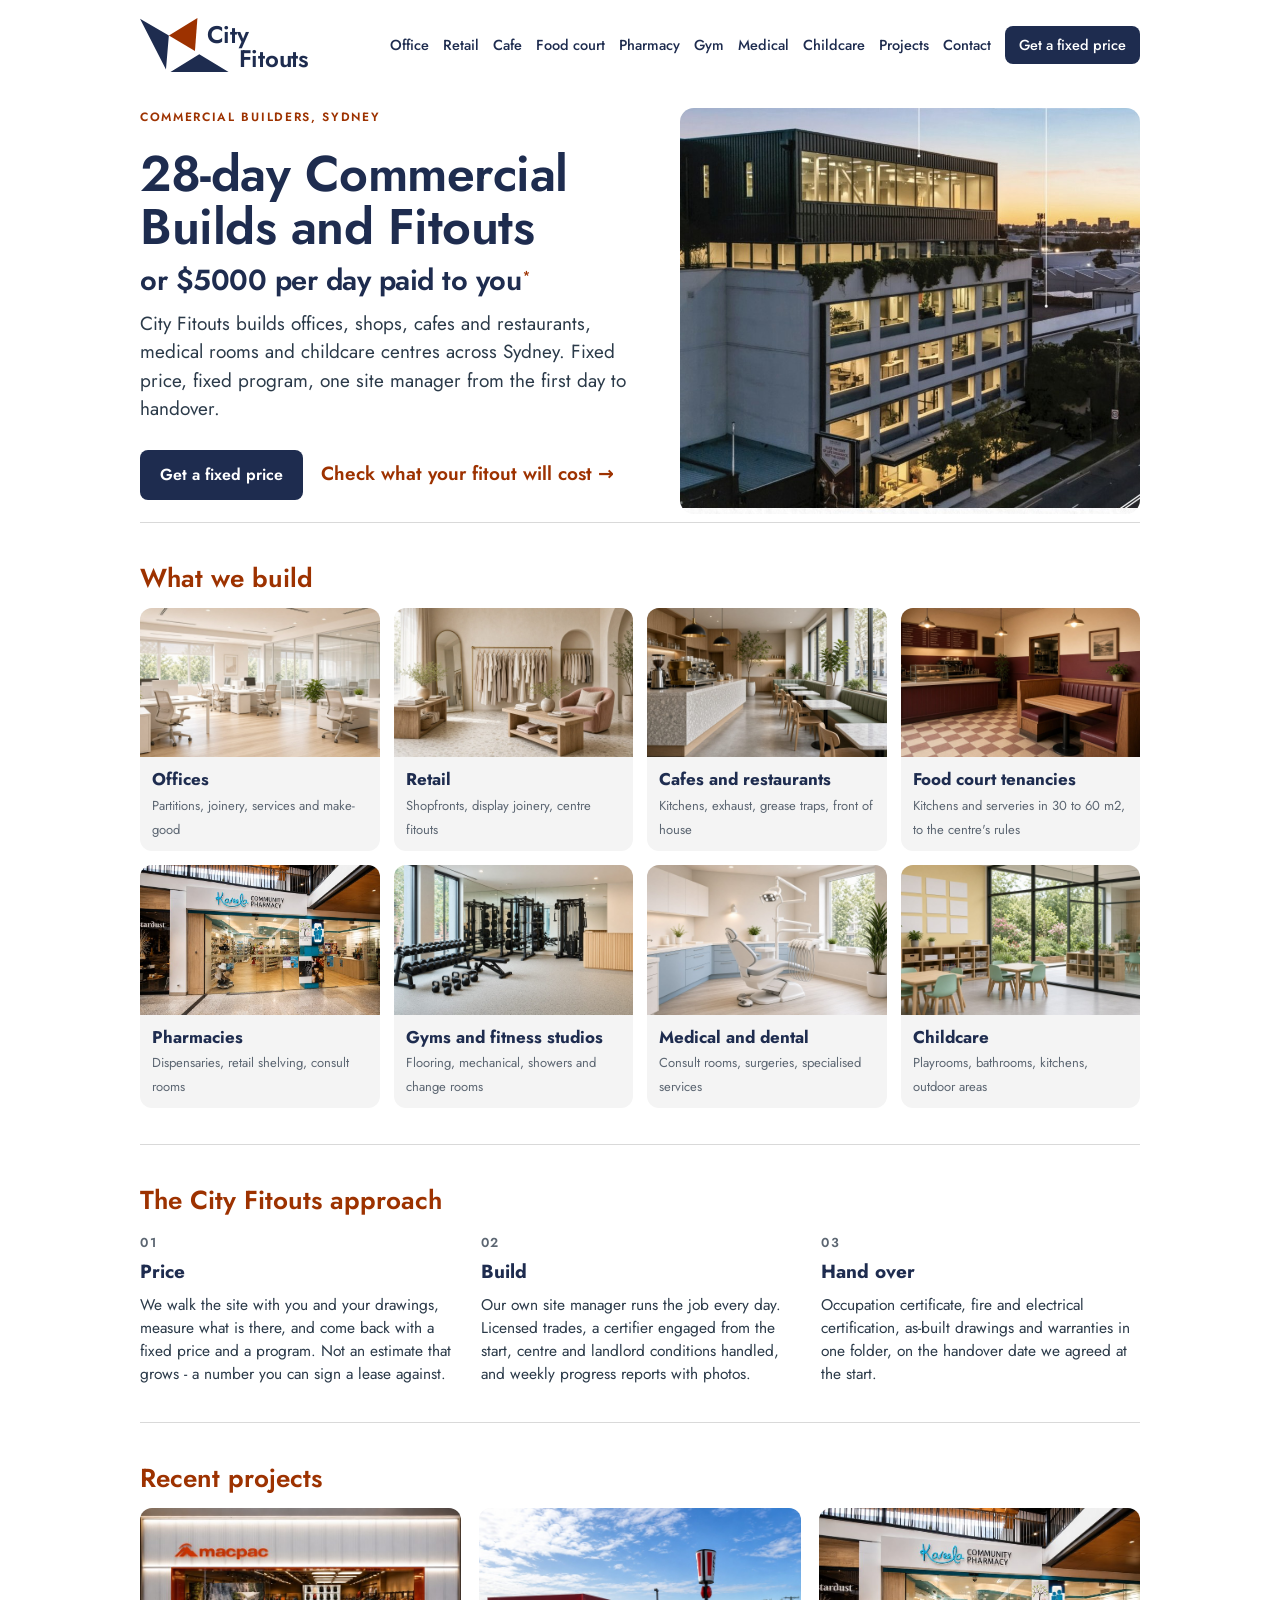
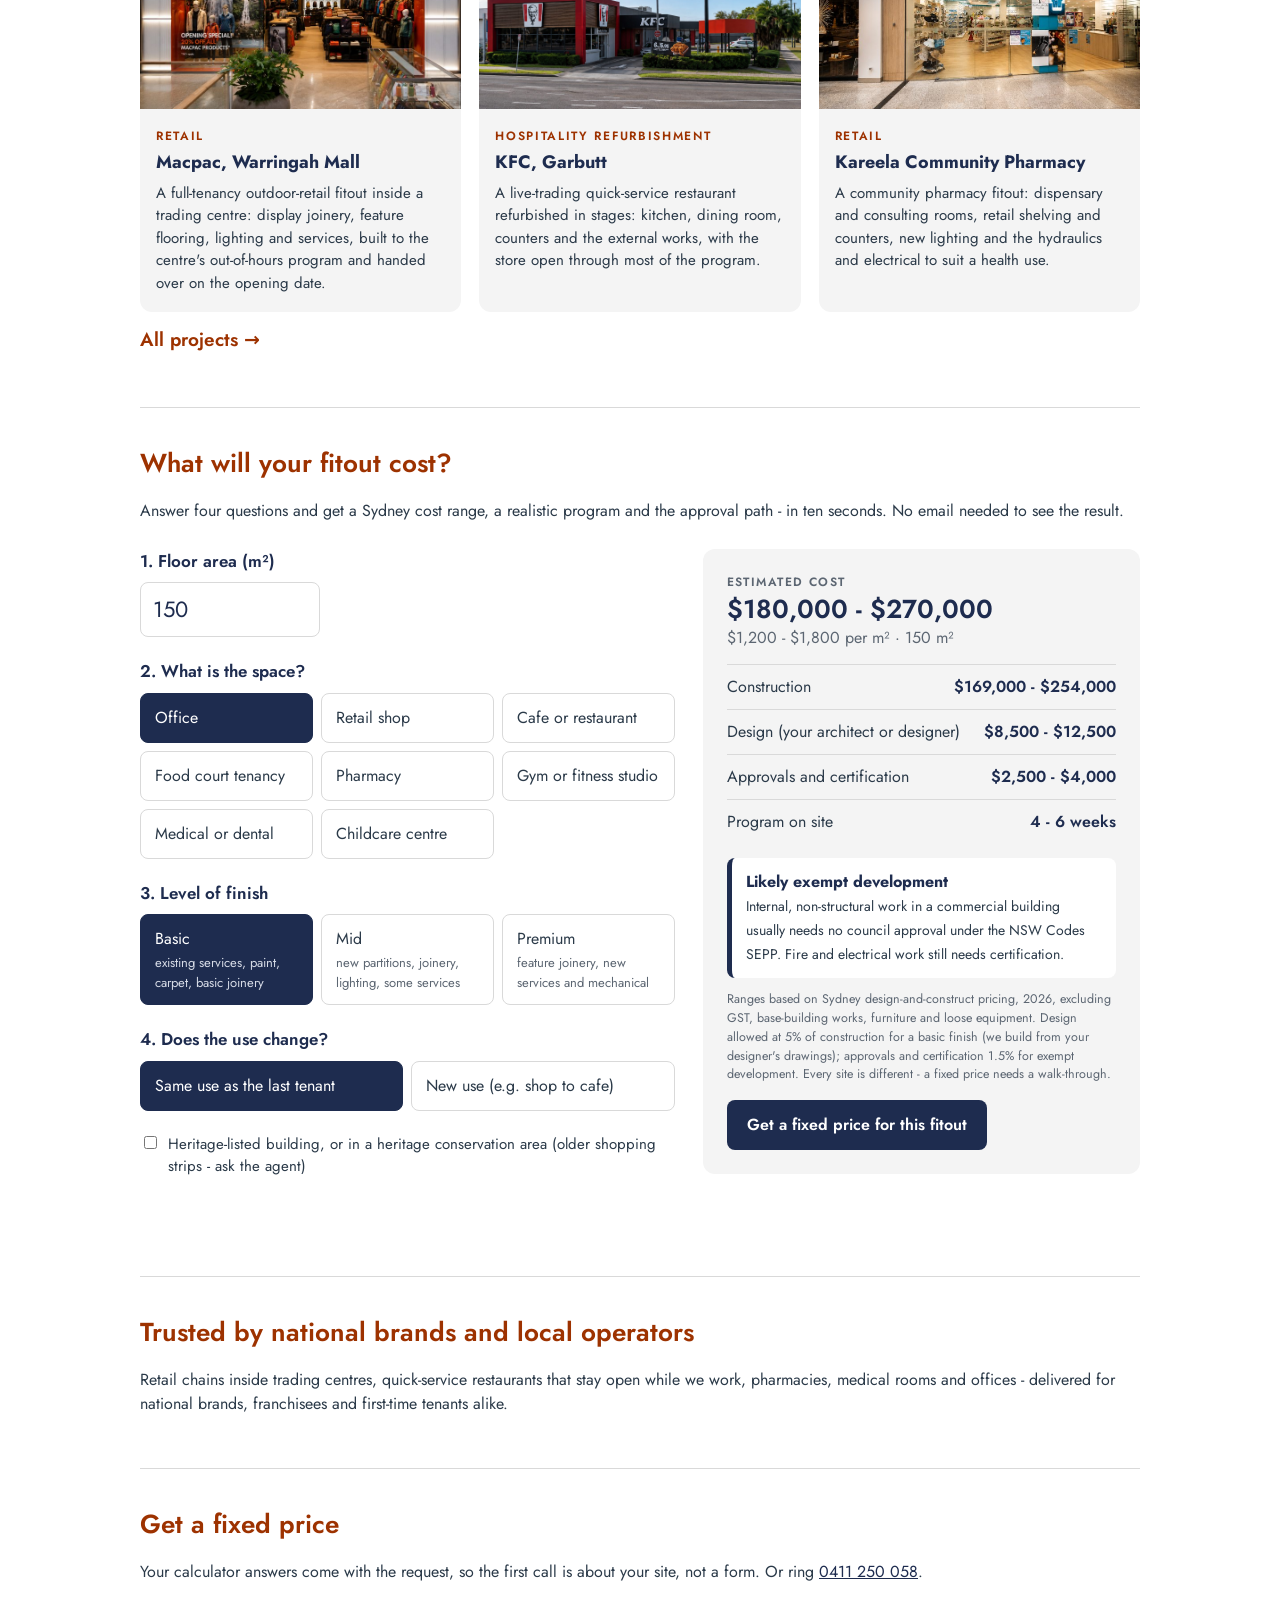
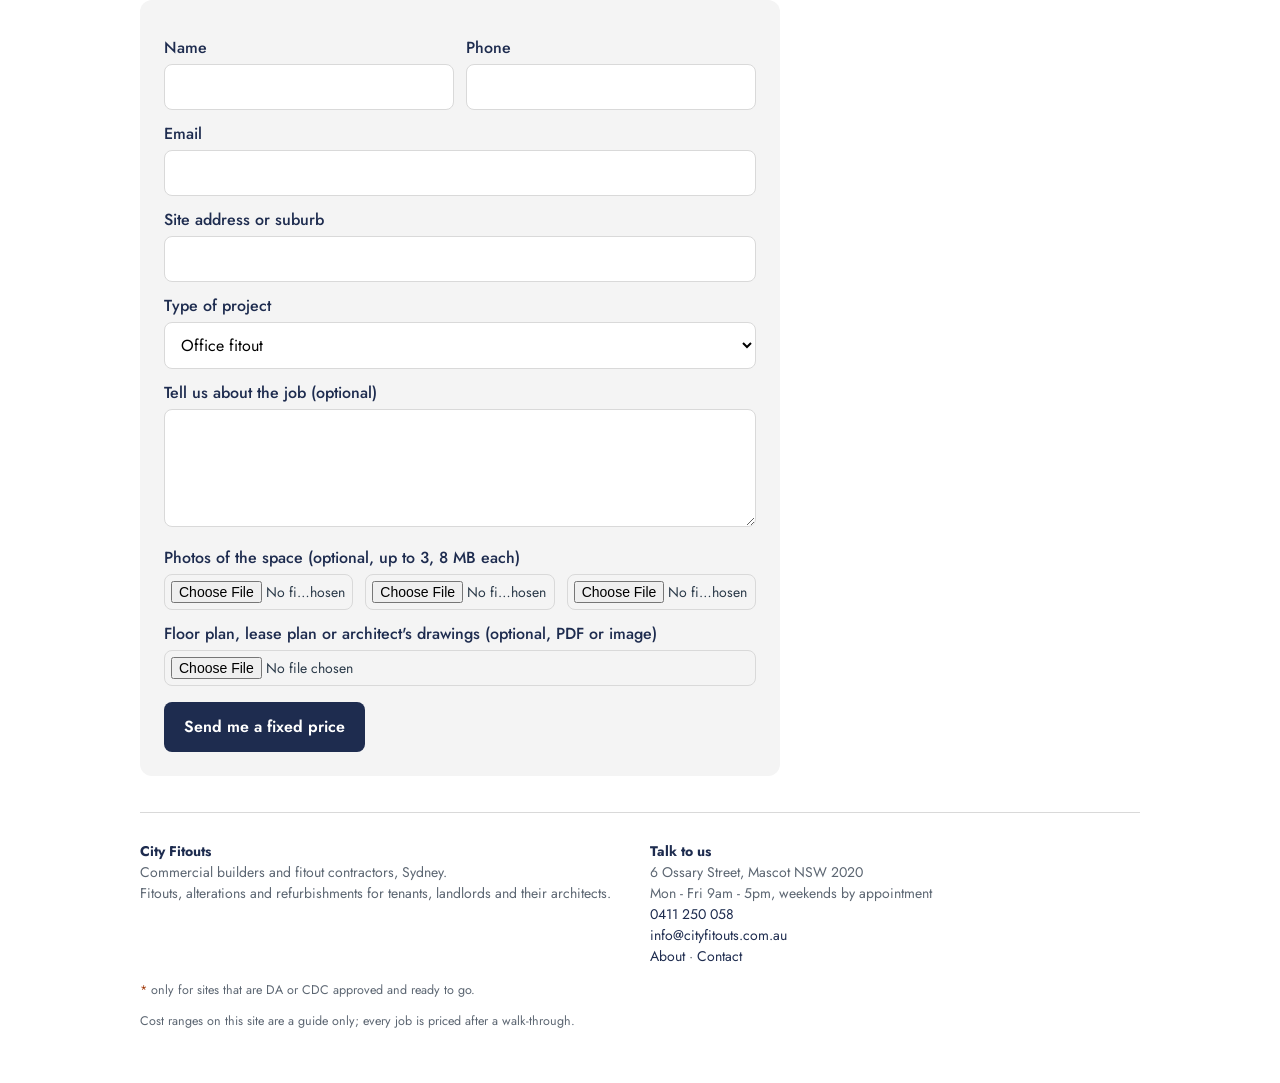
<file: index.html>
<!doctype html>
<html lang="en-AU">
<head>
<meta charset="utf-8">
<meta name="viewport" content="width=device-width,initial-scale=1">
<title>City Fitouts - Commercial builders and fitout contractors, Sydney</title>
<meta name="description" content="Commercial fitouts, alterations and refurbishments across Sydney. Office, retail, hospitality, medical and childcare. Check what your fitout will cost, then get a fixed price.">
<link rel="canonical" href="https://cityfitouts.com.au/">
<meta property="og:title" content="City Fitouts - Commercial builders and fitout contractors, Sydney">
<meta property="og:description" content="Commercial fitouts, alterations and refurbishments across Sydney. Office, retail, hospitality, medical and childcare. Check what your fitout will cost, then get a fixed price.">
<meta property="og:url" content="https://cityfitouts.com.au/">
<meta property="og:type" content="website">
<meta property="og:image" content="https://cityfitouts.com.au/images/ricketty-street-mascot.jpg">
<link rel="icon" href="data:image/svg+xml,%3Csvg xmlns='http://www.w3.org/2000/svg' viewBox='0 -312 1596 1596'%3E%3Cpath d='M1596 973L549 973L1068 651Z M0 15L520 315L468 930Z' fill='%231E2C4F'/%3E%3Cpath d='M521 314L1035 0L990 596Z' fill='%239D3200'/%3E%3C/svg%3E">
<link rel="preconnect" href="https://fonts.googleapis.com"><link rel="preconnect" href="https://fonts.gstatic.com" crossorigin>
<link href="https://fonts.googleapis.com/css2?family=Jost:wght@400;500;600;700&display=swap" rel="stylesheet">
<link rel="stylesheet" href="/style.css">
<link rel="stylesheet" href="/city.css">
<script async src="https://www.googletagmanager.com/gtag/js?id=G-9XJ7DRJZG0"></script><script>window.dataLayer=window.dataLayer||[];function gtag(){dataLayer.push(arguments);}gtag("js",new Date());gtag("config","G-9XJ7DRJZG0");gtag("config","G-GN84K201WK");</script>
</head>
<body>
<div class="wrap">
  <header class="top">
    <a class="brand" href="/"><svg viewBox="0 0 1596 973" aria-hidden="true"><path d="M1596 973L549 973L1068 651Z M0 15L520 315L468 930Z" fill="#1E2C4F"/><path d="M521 314L1035 0L990 596Z" fill="#9D3200"/></svg><b><span class="c1">City</span><br>Fitouts</b></a>
    <nav><a href="/office-fitouts-sydney">Office</a><a href="/retail-fitouts-sydney">Retail</a><a href="/cafe-restaurant-fitouts-sydney">Cafe</a><a href="/food-court-fitouts-sydney">Food court</a><a href="/pharmacy-fitouts-sydney">Pharmacy</a><a href="/gym-fitouts-sydney">Gym</a><a href="/medical-fitouts-sydney">Medical</a><a href="/childcare-fitouts-sydney">Childcare</a><a href="/our-projects">Projects</a><a href="/contact">Contact</a><a class="cta" href="/fitout-cost#calc">Get a fixed price</a></nav>
  </header>

  <section class="hero split">
    <div>
      <div class="kick">Commercial builders, Sydney</div>
      <h1>28-day Commercial Builds and Fitouts <span class="h1sub">or $5000 per day paid to you<sup>*</sup></span></h1>
      <p>City Fitouts builds offices, shops, cafes and restaurants, medical rooms and childcare centres across Sydney. Fixed price, fixed program, one site manager from the first day to handover.</p>
      <p><a class="btn" href="#checker">Get a fixed price</a> &nbsp; <a class="textlink" href="#checker">Check what your fitout will cost &rarr;</a></p>
    </div>
    <div class="heroimg" role="img" aria-label="38-40 Ricketty Street, Mascot" style="background-image:url(/images/ricketty-street-mascot.jpg)"></div>
  </section>

  <section class="band">
    <h2>What we build</h2>
    <div class="spaces">
      <a href="/office-fitouts-sydney"><img src="/images/office-open-plan.jpg" alt="Office fitout" loading="lazy"><div><b>Offices</b><span>Partitions, joinery, services and make-good</span></div></a>
      <a href="/retail-fitouts-sydney"><img src="/images/retail-boutique.jpg" alt="Retail fitout" loading="lazy"><div><b>Retail</b><span>Shopfronts, display joinery, centre fitouts</span></div></a>
      <a href="/cafe-restaurant-fitouts-sydney"><img src="/images/cafe.jpg" alt="Cafe fitout" loading="lazy"><div><b>Cafes and restaurants</b><span>Kitchens, exhaust, grease traps, front of house</span></div></a>
      <a href="/food-court-fitouts-sydney"><img src="/images/food-court.jpg" alt="Food court tenancy fitout" loading="lazy"><div><b>Food court tenancies</b><span>Kitchens and serveries in 30 to 60 m2, to the centre's rules</span></div></a>
      <a href="/pharmacy-fitouts-sydney"><img src="/images/kareela-pharmacy.jpg" alt="Pharmacy fitout" loading="lazy"><div><b>Pharmacies</b><span>Dispensaries, retail shelving, consult rooms</span></div></a>
      <a href="/gym-fitouts-sydney"><img src="/images/gym.jpg" alt="Gym fitout" loading="lazy"><div><b>Gyms and fitness studios</b><span>Flooring, mechanical, showers and change rooms</span></div></a>
      <a href="/medical-fitouts-sydney"><img src="/images/medical-dental.jpg" alt="Medical fitout" loading="lazy"><div><b>Medical and dental</b><span>Consult rooms, surgeries, specialised services</span></div></a>
      <a href="/childcare-fitouts-sydney"><img src="/images/childcare-preschool.jpg" alt="Childcare fitout" loading="lazy"><div><b>Childcare</b><span>Playrooms, bathrooms, kitchens, outdoor areas</span></div></a>
    </div>
  </section>
  
  <section class="band">
    <h2>The City Fitouts approach</h2>
    <div class="steps">
      <div><span class="num">01</span><h3>Price</h3><p>We walk the site with you and your drawings, measure what is there, and come back with a fixed price and a program. Not an estimate that grows - a number you can sign a lease against.</p></div>
      <div><span class="num">02</span><h3>Build</h3><p>Our own site manager runs the job every day. Licensed trades, a certifier engaged from the start, centre and landlord conditions handled, and weekly progress reports with photos.</p></div>
      <div><span class="num">03</span><h3>Hand over</h3><p>Occupation certificate, fire and electrical certification, as-built drawings and warranties in one folder, on the handover date we agreed at the start.</p></div>
    </div>
  </section>
  <section class="band">
    <h2>Recent projects</h2>
    <div class="projects"><figure><img src="/images/macpac-warringah-mall.jpg" alt="Macpac, Warringah Mall" loading="lazy"><figcaption><span class="kick">Retail</span><b>Macpac, Warringah Mall</b><p>A full-tenancy outdoor-retail fitout inside a trading centre: display joinery, feature flooring, lighting and services, built to the centre's out-of-hours program and handed over on the opening date.</p></figcaption></figure><figure><img src="/images/kfc-garbutt.jpg" alt="KFC, Garbutt" loading="lazy"><figcaption><span class="kick">Hospitality refurbishment</span><b>KFC, Garbutt</b><p>A live-trading quick-service restaurant refurbished in stages: kitchen, dining room, counters and the external works, with the store open through most of the program.</p></figcaption></figure><figure><img src="/images/kareela-pharmacy.jpg" alt="Kareela Community Pharmacy" loading="lazy"><figcaption><span class="kick">Retail</span><b>Kareela Community Pharmacy</b><p>A community pharmacy fitout: dispensary and consulting rooms, retail shelving and counters, new lighting and the hydraulics and electrical to suit a health use.</p></figcaption></figure></div>
    <p style="margin-top:14px"><a class="textlink" href="/our-projects">All projects &rarr;</a></p>
  </section>

  <section class="band" id="checker">
    <h2>What will your fitout cost?</h2>
    <p>Answer four questions and get a Sydney cost range, a realistic program and the approval path - in ten seconds. No email needed to see the result.</p>
    
  <div class="calc" id="calc">
    <div>
      <div class="q"><label class="h" for="area">1. Floor area (m²)</label><input type="number" id="area" value="150" min="20" max="5000" step="5"></div>
      <div class="q"><label class="h">2. What is the space?</label>
        <div class="opts" id="type">
          <button class="opt on" data-v="office">Office</button>
          <button class="opt" data-v="retail">Retail shop</button>
          <button class="opt" data-v="hospo">Cafe or restaurant</button>
          <button class="opt" data-v="foodcourt">Food court tenancy</button>
          <button class="opt" data-v="pharmacy">Pharmacy</button>
          <button class="opt" data-v="gym">Gym or fitness studio</button>
          <button class="opt" data-v="medical">Medical or dental</button>
          <button class="opt" data-v="childcare">Childcare centre</button>
        </div></div>
      <div class="q"><label class="h">3. Level of finish</label>
        <div class="opts" id="grade">
          <button class="opt on" data-v="basic">Basic<small>existing services, paint, carpet, basic joinery</small></button>
          <button class="opt" data-v="mid">Mid<small>new partitions, joinery, lighting, some services</small></button>
          <button class="opt" data-v="premium">Premium<small>feature joinery, new services and mechanical</small></button>
        </div></div>
      <div class="q"><label class="h">4. Does the use change?</label>
        <div class="opts" id="use">
          <button class="opt on" data-v="same">Same use as the last tenant</button>
          <button class="opt" data-v="new">New use (e.g. shop to cafe)</button>
        </div></div>
      <div class="q"><label class="chk"><input type="checkbox" id="heritage"> Heritage-listed building, or in a heritage conservation area (older shopping strips - ask the agent)</label></div>
    </div>
    <aside class="result" id="result">
      <div class="cap">Estimated cost</div>
      <div class="big" id="cost">$180,000 - $270,000</div>
      <div class="sub" id="perm2">$1,200 - $1,800 per m² · <span id="areaOut">150 m²</span></div>
      <div class="row"><span>Construction</span><b id="cCon">-</b></div>
      <div class="row"><span>Design (your architect or designer)</span><b id="cDes">-</b></div>
      <div class="row"><span>Approvals and certification</span><b id="cApp">-</b></div>
      <div class="row"><span>Program on site</span><b id="weeks">4 - 6 weeks</b></div>
      <div class="appr" id="appr"><b>Likely exempt development</b><span>Internal, non-structural work in a commercial building usually needs no council approval under the NSW Codes SEPP. Fire and electrical work still needs certification.</span></div>
      <div class="fine">Ranges based on Sydney design-and-construct pricing, 2026, excluding GST, base-building works, furniture and loose equipment. <span id="splitNote"></span> Every site is different - a fixed price needs a walk-through.</div>
      <p style="margin:16px 0 0"><a class="btn" href="#quote">Get a fixed price for this fitout</a></p>
    </aside>
  </div>

  </section>
  
  <section class="band">
    <h2>Trusted by national brands and local operators</h2>
    <p>Retail chains inside trading centres, quick-service restaurants that stay open while we work, pharmacies, medical rooms and offices - delivered for national brands, franchisees and first-time tenants alike.</p>
  </section>
  <section class="band" id="quote">
    <h2>Get a fixed price</h2>
    <p>Your calculator answers come with the request, so the first call is about your site, not a form. Or ring <a href="tel:0411250058">0411 250 058</a>.</p>
    
    <form class="form" name="fitout-quote" method="POST" enctype="multipart/form-data" data-netlify="true" action="/thanks.html">
      <input type="hidden" name="form-name" value="fitout-quote">
      <input type="hidden" name="calculator" id="calcField">
      <input type="hidden" name="page" value="home">
      <div class="two"><div><label for="name">Name</label><input id="name" name="name" required></div><div><label for="phone">Phone</label><input id="phone" name="phone" type="tel" required></div></div>
      <label for="email">Email</label><input id="email" name="email" type="email" required>
      <label for="address">Site address or suburb</label><input id="address" name="address" required>
      <label for="ptype">Type of project</label>
      <select id="ptype" name="project_type"><option>Office fitout</option><option>Retail fitout</option><option>Cafe or restaurant fitout</option><option>Food court tenancy fitout</option><option>Pharmacy fitout</option><option>Gym or fitness studio fitout</option><option>Medical or dental fitout</option><option>Childcare centre</option><option>Alterations or refurbishment</option><option>Make-good</option><option>Something else</option></select>
      <label for="notes">Tell us about the job (optional)</label><textarea id="notes" name="notes" rows="4"></textarea>
      <label>Photos of the space (optional, up to 3, 8 MB each)</label>
      <div class="two" style="grid-template-columns:1fr 1fr 1fr"><input type="file" name="photo1" accept="image/*"><input type="file" name="photo2" accept="image/*"><input type="file" name="photo3" accept="image/*"></div>
      <label for="plan">Floor plan, lease plan or architect's drawings (optional, PDF or image)</label><input type="file" id="plan" name="plan" accept="image/*,.pdf">
      <p style="margin:16px 0 0"><button class="btn" type="submit">Send me a fixed price</button></p>
    </form>
    <script>try{var v=sessionStorage.getItem('cf_calc');if(v&&!document.getElementById('calcField').value)document.getElementById('calcField').value=v}catch(e){}</script>
  </section>

  <footer>
    <div class="fcols">
      <div><b>City Fitouts</b><br>Commercial builders and fitout contractors, Sydney.<br>Fitouts, alterations and refurbishments for tenants, landlords and their architects.</div>
      <div><b>Talk to us</b><br>6 Ossary Street, Mascot NSW 2020<br>Mon - Fri 9am - 5pm, weekends by appointment<br><a href="tel:0411250058">0411 250 058</a><br><a href="mailto:info@cityfitouts.com.au">info@cityfitouts.com.au</a><br><a href="/about">About</a> · <a href="/contact">Contact</a></div>
    </div>
    <p class="fine"><span class="star">*</span> only for sites that are DA or CDC approved and ready to go.</p>
    <p class="fine">Cost ranges on this site are a guide only; every job is priced after a walk-through.</p>
  </footer>
</div>
</body></html>

<script type="application/ld+json">{"@context":"https://schema.org","@type":"GeneralContractor","name":"City Fitouts","url":"https://cityfitouts.com.au/","telephone":"+61 0411 250 058","email":"info@cityfitouts.com.au","image":"https://cityfitouts.com.au/images/ricketty-street-mascot.jpg","areaServed":"Sydney, NSW","address":{"@type":"PostalAddress","streetAddress":"6 Ossary Street","addressLocality":"Mascot","addressRegion":"NSW","postalCode":"2020","addressCountry":"AU"},"description":"Commercial builders and fitout contractors in Sydney: offices, retail, hospitality, medical and childcare fitouts, alterations and refurbishments."}</script>

<script>
const RATES={office:{basic:[1200,1800],mid:[1800,2500],premium:[2500,3500]},retail:{basic:[1000,1500],mid:[1500,2200],premium:[2200,3200]},hospo:{basic:[2500,3200],mid:[3200,4000],premium:[4000,5500]},foodcourt:{basic:[4000,5000],mid:[5000,6000],premium:[6000,7500]},pharmacy:{basic:[1800,2400],mid:[2400,3200],premium:[3200,4200]},gym:{basic:[1200,1800],mid:[1800,2500],premium:[2500,3500]},medical:{basic:[2200,2800],mid:[2800,3500],premium:[3500,4500]},childcare:{basic:[2000,2600],mid:[2600,3300],premium:[3300,4200]}};
const WEEKS={office:{basic:[4,6],mid:[6,9],premium:[9,14]},retail:{basic:[3,5],mid:[5,8],premium:[8,12]},hospo:{basic:[6,9],mid:[9,13],premium:[12,18]},foodcourt:{basic:[6,8],mid:[8,10],premium:[10,14]},pharmacy:{basic:[4,6],mid:[6,8],premium:[8,12]},gym:{basic:[5,7],mid:[7,10],premium:[10,14]},medical:{basic:[8,10],mid:[10,14],premium:[14,20]},childcare:{basic:[10,14],mid:[14,18],premium:[18,24]}};
const LABEL={office:'Office',retail:'Retail shop',hospo:'Cafe or restaurant',foodcourt:'Food court tenancy',pharmacy:'Pharmacy',gym:'Gym or fitness studio',medical:'Medical or dental',childcare:'Childcare centre',basic:'Basic',mid:'Mid',premium:'Premium',same:'Same use',new:'New use'};
const APPR={
 exempt:['Likely exempt development','Internal, non-structural work in a commercial building usually needs no council approval under the NSW Codes SEPP. Fire and electrical work still needs certification.'],
 cdc:['Complying development (CDC)','A private certifier can approve internal alterations, shopfronts and many changes of use in about 2-4 weeks, without a DA. Food premises also need council registration.'],
 da:['Development application (DA)','Heritage buildings and some changes of use go to council. Allow 8-16 weeks and budget extra for approvals and certification.']};
const S={type:'office',grade:'basic',use:'same'};
const $=id=>document.getElementById(id);
const money=n=>'$'+(n<20000?Math.round(n/500)*500:Math.round(n/1000)*1000).toLocaleString('en-AU');
function calc(){
  let a=Math.max(20,Math.min(5000,+$('area').value||150));
  let [lo,hi]=RATES[S.type][S.grade]; let f=a<80?1.15:1;
  const D={basic:.05,mid:.08,premium:.10}[S.grade];
  const clo=a*lo*f, chi=a*hi*f; const [wlo,whi]=WEEKS[S.type][S.grade];
  const her=$('heritage').checked;
  let k='exempt';
  if(her||(S.type==='medical'&&S.use==='new')||(S.type==='childcare'&&S.use==='new')) k='da';
  else if(S.type==='childcare') k='cdc';
  else if(S.type==='gym'||S.use==='new'||S.type==='hospo'||S.type==='foodcourt'||S.grade==='premium') k='cdc';
  const A={exempt:.015,cdc:.03,da:.06}[k];
  const div=1+D+A;
  const con=[clo/div,chi/div], des=[con[0]*D,con[1]*D], app=[con[0]*A,con[1]*A];
  const rng=r=>money(r[0])+' - '+money(r[1]);
  $('cost').textContent=money(clo)+' - '+money(chi);
  $('perm2').textContent='$'+Math.round(lo*f).toLocaleString('en-AU')+' - $'+Math.round(hi*f).toLocaleString('en-AU')+' per m² · '+a+' m²';
  $('cCon').textContent=rng(con); $('cDes').textContent=rng(des); $('cApp').textContent=rng(app);
  const AN={exempt:'exempt development',cdc:'complying development',da:'a DA'};
  $('splitNote').textContent='Design allowed at '+Math.round(D*100)+'% of construction for a '+LABEL[S.grade].toLowerCase()+' finish (we build from your designer\'s drawings); approvals and certification '+(A*100)+'% for '+AN[k]+'.';
  $('weeks').textContent=wlo+' - '+whi+' weeks';
  $('appr').innerHTML='<b>'+APPR[k][0]+'</b><span>'+APPR[k][1]+'</span>';
  const line=`${a} m2 | ${LABEL[S.type]} | ${LABEL[S.grade]} finish | ${LABEL[S.use]} | heritage: ${her?'yes':'no'} | ${money(clo)}-${money(chi)} (construction ${rng(con)}, design ${rng(des)}, approvals ${rng(app)}) | ${wlo}-${whi} weeks | ${APPR[k][0]}`;
  try{sessionStorage.setItem('cf_calc',line)}catch(e){}
  const cf=$('calcField'); if(cf) cf.value=line;
}
['type','grade','use'].forEach(g=>$(g).addEventListener('click',e=>{const b=e.target.closest('.opt');if(!b)return;[...$(g).children].forEach(x=>x.classList.remove('on'));b.classList.add('on');S[g]=b.dataset.v;if(g==='type'&&!touched){$('area').value=S.type==='foodcourt'?45:150;}calc();}));
let touched=false;$('area').addEventListener('input',()=>{touched=true;calc();}); $('heritage').addEventListener('change',calc);
const pre=new URLSearchParams(location.search).get('type'); if(pre&&RATES[pre]){S.type=pre;[...$('type').children].forEach(x=>x.classList.toggle('on',x.dataset.v===pre));}
calc();
</script>
</file>
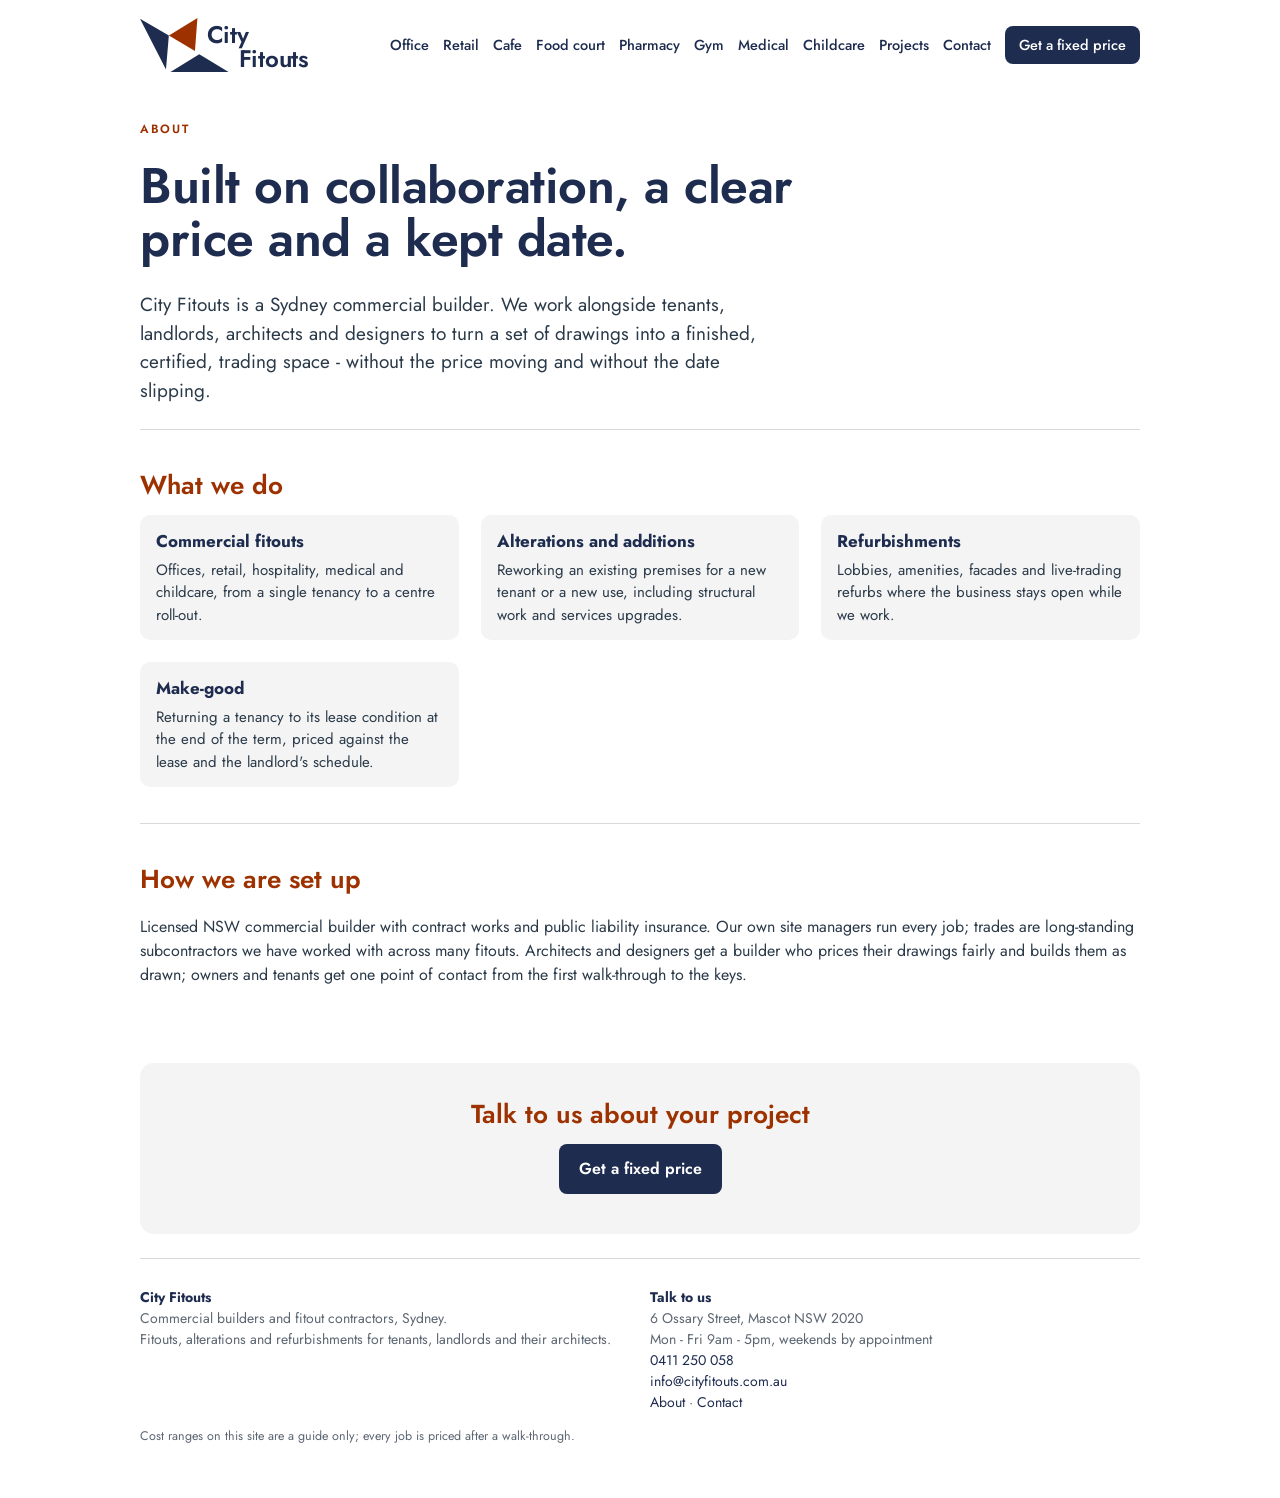
<file: about.html>
<!doctype html>
<html lang="en-AU">
<head>
<meta charset="utf-8">
<meta name="viewport" content="width=device-width,initial-scale=1">
<title>About City Fitouts</title>
<meta name="description" content="City Fitouts is a Sydney commercial builder. Fitouts, alterations and refurbishments for tenants, landlords and their architects.">
<link rel="canonical" href="https://cityfitouts.com.au/about">
<meta property="og:title" content="About City Fitouts">
<meta property="og:description" content="City Fitouts is a Sydney commercial builder. Fitouts, alterations and refurbishments for tenants, landlords and their architects.">
<meta property="og:url" content="https://cityfitouts.com.au/about">
<meta property="og:type" content="website">
<meta property="og:image" content="https://cityfitouts.com.au/images/ricketty-street-mascot.jpg">
<link rel="icon" href="data:image/svg+xml,%3Csvg xmlns='http://www.w3.org/2000/svg' viewBox='0 -312 1596 1596'%3E%3Cpath d='M1596 973L549 973L1068 651Z M0 15L520 315L468 930Z' fill='%231E2C4F'/%3E%3Cpath d='M521 314L1035 0L990 596Z' fill='%239D3200'/%3E%3C/svg%3E">
<link rel="preconnect" href="https://fonts.googleapis.com"><link rel="preconnect" href="https://fonts.gstatic.com" crossorigin>
<link href="https://fonts.googleapis.com/css2?family=Jost:wght@400;500;600;700&display=swap" rel="stylesheet">
<link rel="stylesheet" href="/style.css">
<link rel="stylesheet" href="/city.css">
<script async src="https://www.googletagmanager.com/gtag/js?id=G-9XJ7DRJZG0"></script><script>window.dataLayer=window.dataLayer||[];function gtag(){dataLayer.push(arguments);}gtag("js",new Date());gtag("config","G-9XJ7DRJZG0");gtag("config","G-GN84K201WK");</script>
</head>
<body>
<div class="wrap">
  <header class="top">
    <a class="brand" href="/"><svg viewBox="0 0 1596 973" aria-hidden="true"><path d="M1596 973L549 973L1068 651Z M0 15L520 315L468 930Z" fill="#1E2C4F"/><path d="M521 314L1035 0L990 596Z" fill="#9D3200"/></svg><b><span class="c1">City</span><br>Fitouts</b></a>
    <nav><a href="/office-fitouts-sydney">Office</a><a href="/retail-fitouts-sydney">Retail</a><a href="/cafe-restaurant-fitouts-sydney">Cafe</a><a href="/food-court-fitouts-sydney">Food court</a><a href="/pharmacy-fitouts-sydney">Pharmacy</a><a href="/gym-fitouts-sydney">Gym</a><a href="/medical-fitouts-sydney">Medical</a><a href="/childcare-fitouts-sydney">Childcare</a><a href="/our-projects">Projects</a><a href="/contact">Contact</a><a class="cta" href="/fitout-cost#calc">Get a fixed price</a></nav>
  </header>

  <section class="hero"><div class="kick">About</div><h1>Built on collaboration, a clear price and a kept date.</h1><p>City Fitouts is a Sydney commercial builder. We work alongside tenants, landlords, architects and designers to turn a set of drawings into a finished, certified, trading space - without the price moving and without the date slipping.</p></section>
  <section class="band">
    <h2>What we do</h2>
    <div class="cols">
      <div class="card"><h3>Commercial fitouts</h3><p>Offices, retail, hospitality, medical and childcare, from a single tenancy to a centre roll-out.</p></div>
      <div class="card"><h3>Alterations and additions</h3><p>Reworking an existing premises for a new tenant or a new use, including structural work and services upgrades.</p></div>
      <div class="card"><h3>Refurbishments</h3><p>Lobbies, amenities, facades and live-trading refurbs where the business stays open while we work.</p></div>
      <div class="card"><h3>Make-good</h3><p>Returning a tenancy to its lease condition at the end of the term, priced against the lease and the landlord's schedule.</p></div>
    </div>
  </section>
  <section class="band">
    <h2>How we are set up</h2>
    <p>Licensed NSW commercial builder with contract works and public liability insurance. Our own site managers run every job; trades are long-standing subcontractors we have worked with across many fitouts. Architects and designers get a builder who prices their drawings fairly and builds them as drawn; owners and tenants get one point of contact from the first walk-through to the keys.</p>
  </section>
  <section class="cta-band"><h2>Talk to us about your project</h2><p><a class="btn" href="/fitout-cost#calc">Get a fixed price</a></p></section>

  <footer>
    <div class="fcols">
      <div><b>City Fitouts</b><br>Commercial builders and fitout contractors, Sydney.<br>Fitouts, alterations and refurbishments for tenants, landlords and their architects.</div>
      <div><b>Talk to us</b><br>6 Ossary Street, Mascot NSW 2020<br>Mon - Fri 9am - 5pm, weekends by appointment<br><a href="tel:0411250058">0411 250 058</a><br><a href="mailto:info@cityfitouts.com.au">info@cityfitouts.com.au</a><br><a href="/about">About</a> · <a href="/contact">Contact</a></div>
    </div>
    <p class="fine">Cost ranges on this site are a guide only; every job is priced after a walk-through.</p>
  </footer>
</div>
</body></html>
</file>
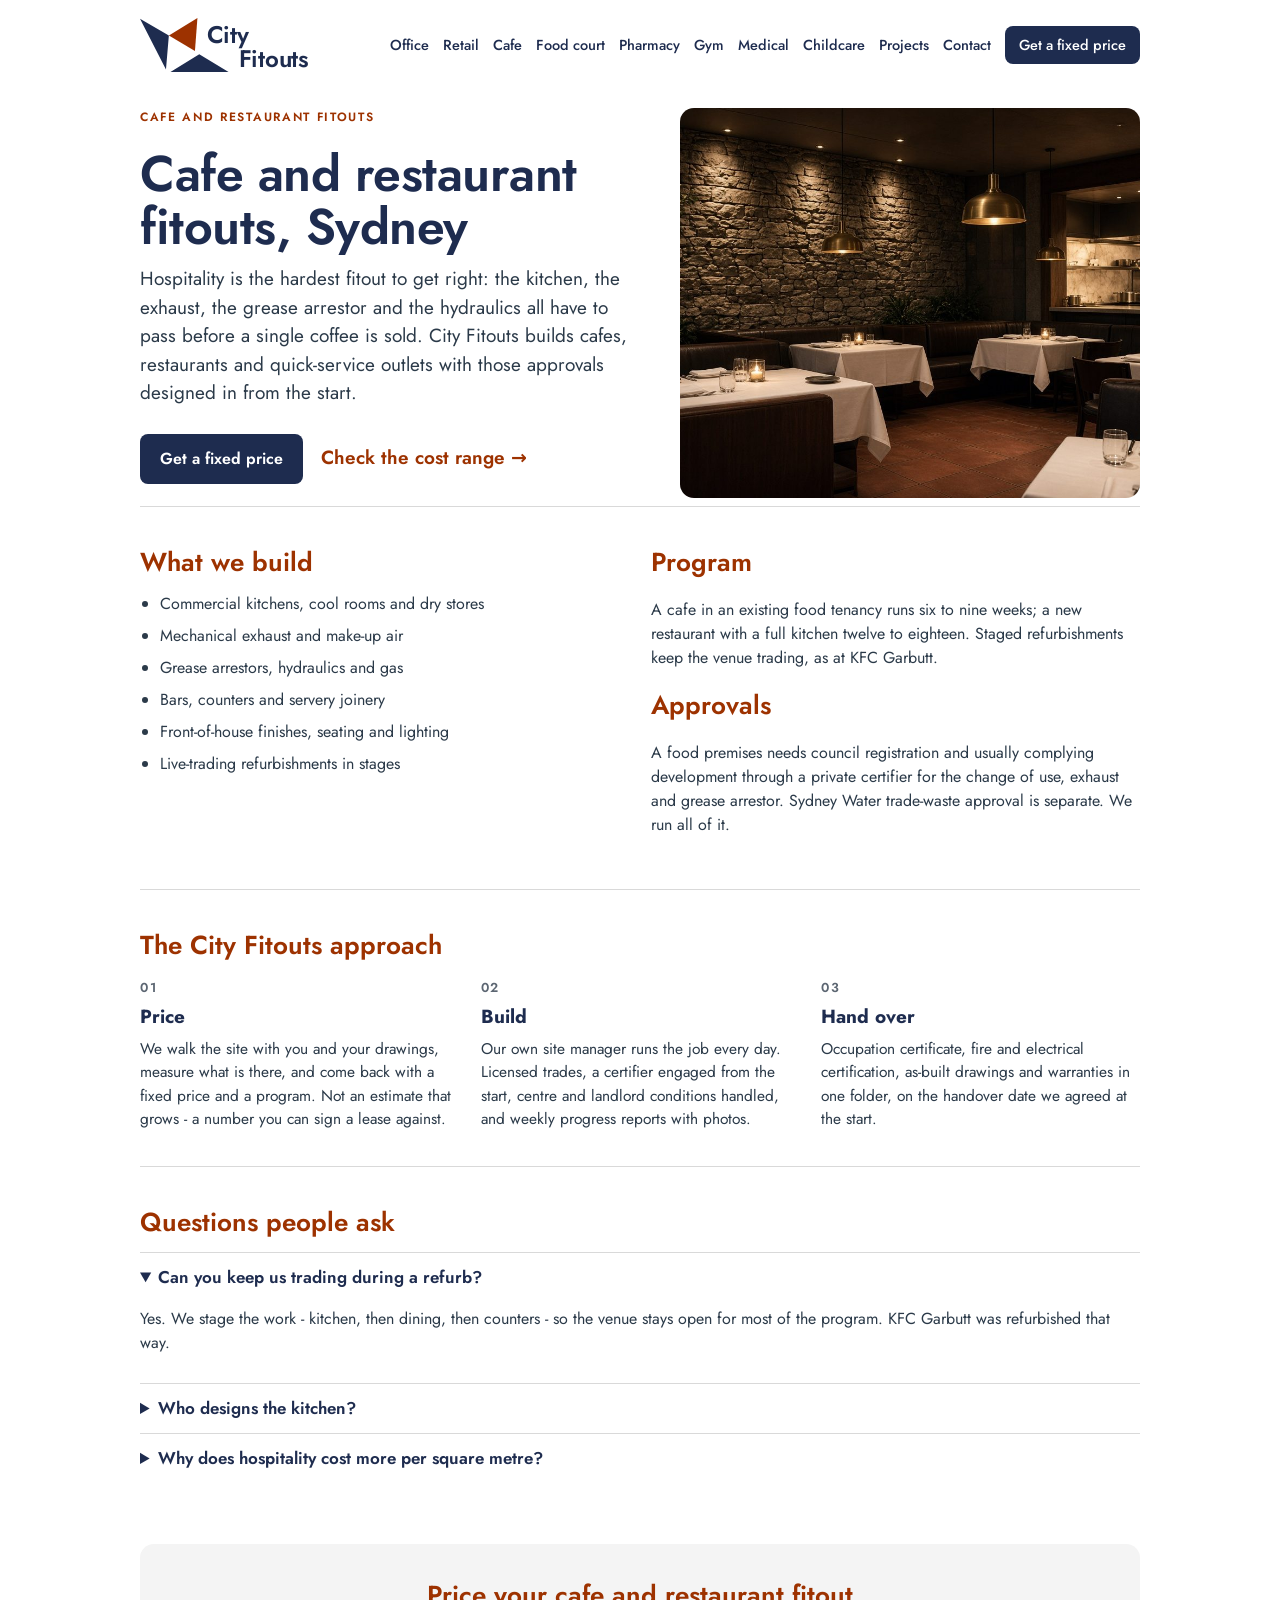
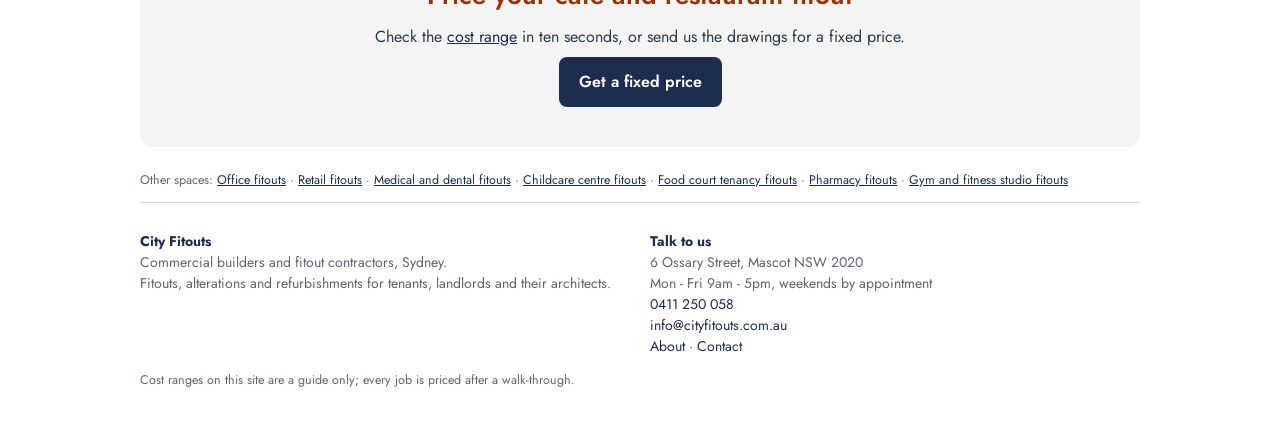
<file: cafe-restaurant-fitouts-sydney.html>
<!doctype html>
<html lang="en-AU">
<head>
<meta charset="utf-8">
<meta name="viewport" content="width=device-width,initial-scale=1">
<title>Cafe and restaurant fitouts Sydney - hospitality builder | City Fitouts</title>
<meta name="description" content="Cafe, restaurant and quick-service fitout builders in Sydney. Commercial kitchens, exhaust, grease traps, bars and front of house, built to a fixed price with food-premises compliance from day one.">
<link rel="canonical" href="https://cityfitouts.com.au/cafe-restaurant-fitouts-sydney">
<meta property="og:title" content="Cafe and restaurant fitouts Sydney - hospitality builder | City Fitouts">
<meta property="og:description" content="Cafe, restaurant and quick-service fitout builders in Sydney. Commercial kitchens, exhaust, grease traps, bars and front of house, built to a fixed price with food-premises compliance from day one.">
<meta property="og:url" content="https://cityfitouts.com.au/cafe-restaurant-fitouts-sydney">
<meta property="og:type" content="website">
<meta property="og:image" content="https://cityfitouts.com.au/images/ricketty-street-mascot.jpg">
<link rel="icon" href="data:image/svg+xml,%3Csvg xmlns='http://www.w3.org/2000/svg' viewBox='0 -312 1596 1596'%3E%3Cpath d='M1596 973L549 973L1068 651Z M0 15L520 315L468 930Z' fill='%231E2C4F'/%3E%3Cpath d='M521 314L1035 0L990 596Z' fill='%239D3200'/%3E%3C/svg%3E">
<link rel="preconnect" href="https://fonts.googleapis.com"><link rel="preconnect" href="https://fonts.gstatic.com" crossorigin>
<link href="https://fonts.googleapis.com/css2?family=Jost:wght@400;500;600;700&display=swap" rel="stylesheet">
<link rel="stylesheet" href="/style.css">
<link rel="stylesheet" href="/city.css">
<script async src="https://www.googletagmanager.com/gtag/js?id=G-9XJ7DRJZG0"></script><script>window.dataLayer=window.dataLayer||[];function gtag(){dataLayer.push(arguments);}gtag("js",new Date());gtag("config","G-9XJ7DRJZG0");gtag("config","G-GN84K201WK");</script>
</head>
<body>
<div class="wrap">
  <header class="top">
    <a class="brand" href="/"><svg viewBox="0 0 1596 973" aria-hidden="true"><path d="M1596 973L549 973L1068 651Z M0 15L520 315L468 930Z" fill="#1E2C4F"/><path d="M521 314L1035 0L990 596Z" fill="#9D3200"/></svg><b><span class="c1">City</span><br>Fitouts</b></a>
    <nav><a href="/office-fitouts-sydney">Office</a><a href="/retail-fitouts-sydney">Retail</a><a href="/cafe-restaurant-fitouts-sydney">Cafe</a><a href="/food-court-fitouts-sydney">Food court</a><a href="/pharmacy-fitouts-sydney">Pharmacy</a><a href="/gym-fitouts-sydney">Gym</a><a href="/medical-fitouts-sydney">Medical</a><a href="/childcare-fitouts-sydney">Childcare</a><a href="/our-projects">Projects</a><a href="/contact">Contact</a><a class="cta" href="/fitout-cost#calc">Get a fixed price</a></nav>
  </header>

  <section class="hero split">
    <div><div class="kick">Cafe and restaurant fitouts</div><h1>Cafe and restaurant fitouts, Sydney</h1><p>Hospitality is the hardest fitout to get right: the kitchen, the exhaust, the grease arrestor and the hydraulics all have to pass before a single coffee is sold. City Fitouts builds cafes, restaurants and quick-service outlets with those approvals designed in from the start.</p>
    <p><a class="btn" href="/fitout-cost?type=hospo#calc">Get a fixed price</a> &nbsp; <a class="textlink" href="/fitout-cost?type=hospo#calc">Check the cost range &rarr;</a></p></div>
    <div class="heroimg" role="img" aria-label="Cafe and restaurant fitouts" style="background-image:url(/images/restaurant.jpg)"></div>
  </section>
  <section class="band"><div class="cols">
    <div><h2>What we build</h2><ul class="tick"><li>Commercial kitchens, cool rooms and dry stores</li><li>Mechanical exhaust and make-up air</li><li>Grease arrestors, hydraulics and gas</li><li>Bars, counters and servery joinery</li><li>Front-of-house finishes, seating and lighting</li><li>Live-trading refurbishments in stages</li></ul></div>
    <div><h2>Program</h2><p>A cafe in an existing food tenancy runs six to nine weeks; a new restaurant with a full kitchen twelve to eighteen. Staged refurbishments keep the venue trading, as at KFC Garbutt.</p><h2>Approvals</h2><p>A food premises needs council registration and usually complying development through a private certifier for the change of use, exhaust and grease arrestor. Sydney Water trade-waste approval is separate. We run all of it.</p></div>
  </div></section>
  
  <section class="band">
    <h2>The City Fitouts approach</h2>
    <div class="steps">
      <div><span class="num">01</span><h3>Price</h3><p>We walk the site with you and your drawings, measure what is there, and come back with a fixed price and a program. Not an estimate that grows - a number you can sign a lease against.</p></div>
      <div><span class="num">02</span><h3>Build</h3><p>Our own site manager runs the job every day. Licensed trades, a certifier engaged from the start, centre and landlord conditions handled, and weekly progress reports with photos.</p></div>
      <div><span class="num">03</span><h3>Hand over</h3><p>Occupation certificate, fire and electrical certification, as-built drawings and warranties in one folder, on the handover date we agreed at the start.</p></div>
    </div>
  </section>
  <section class="band faq"><h2>Questions people ask</h2><details open><summary>Can you keep us trading during a refurb?</summary><p>Yes. We stage the work - kitchen, then dining, then counters - so the venue stays open for most of the program. KFC Garbutt was refurbished that way.</p></details><details><summary>Who designs the kitchen?</summary><p>Your kitchen designer or equipment supplier. We build to their layout and coordinate the services to it.</p></details><details><summary>Why does hospitality cost more per square metre?</summary><p>The kitchen, exhaust and hydraulics roughly double the budget of an office of the same size. The cost checker shows the range for your floor area.</p></details></section>
  <section class="cta-band"><h2>Price your cafe and restaurant fitout</h2><p>Check the <a href="/fitout-cost?type=hospo">cost range</a> in ten seconds, or send us the drawings for a fixed price.</p><p><a class="btn" href="/fitout-cost#calc">Get a fixed price</a></p></section>
  <p class="fine">Other spaces: <a href="/office-fitouts-sydney">Office fitouts</a> · <a href="/retail-fitouts-sydney">Retail fitouts</a> · <a href="/medical-fitouts-sydney">Medical and dental fitouts</a> · <a href="/childcare-fitouts-sydney">Childcare centre fitouts</a> · <a href="/food-court-fitouts-sydney">Food court tenancy fitouts</a> · <a href="/pharmacy-fitouts-sydney">Pharmacy fitouts</a> · <a href="/gym-fitouts-sydney">Gym and fitness studio fitouts</a></p>

  <footer>
    <div class="fcols">
      <div><b>City Fitouts</b><br>Commercial builders and fitout contractors, Sydney.<br>Fitouts, alterations and refurbishments for tenants, landlords and their architects.</div>
      <div><b>Talk to us</b><br>6 Ossary Street, Mascot NSW 2020<br>Mon - Fri 9am - 5pm, weekends by appointment<br><a href="tel:0411250058">0411 250 058</a><br><a href="mailto:info@cityfitouts.com.au">info@cityfitouts.com.au</a><br><a href="/about">About</a> · <a href="/contact">Contact</a></div>
    </div>
    <p class="fine">Cost ranges on this site are a guide only; every job is priced after a walk-through.</p>
  </footer>
</div>
</body></html>

<script type="application/ld+json">{"@context": "https://schema.org", "@type": "FAQPage", "mainEntity": [{"@type": "Question", "name": "Can you keep us trading during a refurb?", "acceptedAnswer": {"@type": "Answer", "text": "Yes. We stage the work - kitchen, then dining, then counters - so the venue stays open for most of the program. KFC Garbutt was refurbished that way."}}, {"@type": "Question", "name": "Who designs the kitchen?", "acceptedAnswer": {"@type": "Answer", "text": "Your kitchen designer or equipment supplier. We build to their layout and coordinate the services to it."}}, {"@type": "Question", "name": "Why does hospitality cost more per square metre?", "acceptedAnswer": {"@type": "Answer", "text": "The kitchen, exhaust and hydraulics roughly double the budget of an office of the same size. The cost checker shows the range for your floor area."}}]}</script>
<script type="application/ld+json">{"@context": "https://schema.org", "@type": "Service", "serviceType": "Cafe and restaurant fitouts", "provider": {"@type": "GeneralContractor", "name": "City Fitouts", "telephone": "+61 0411 250 058", "url": "https://cityfitouts.com.au/"}, "areaServed": "Sydney, NSW", "url": "https://cityfitouts.com.au/cafe-restaurant-fitouts-sydney"}</script>
</file>
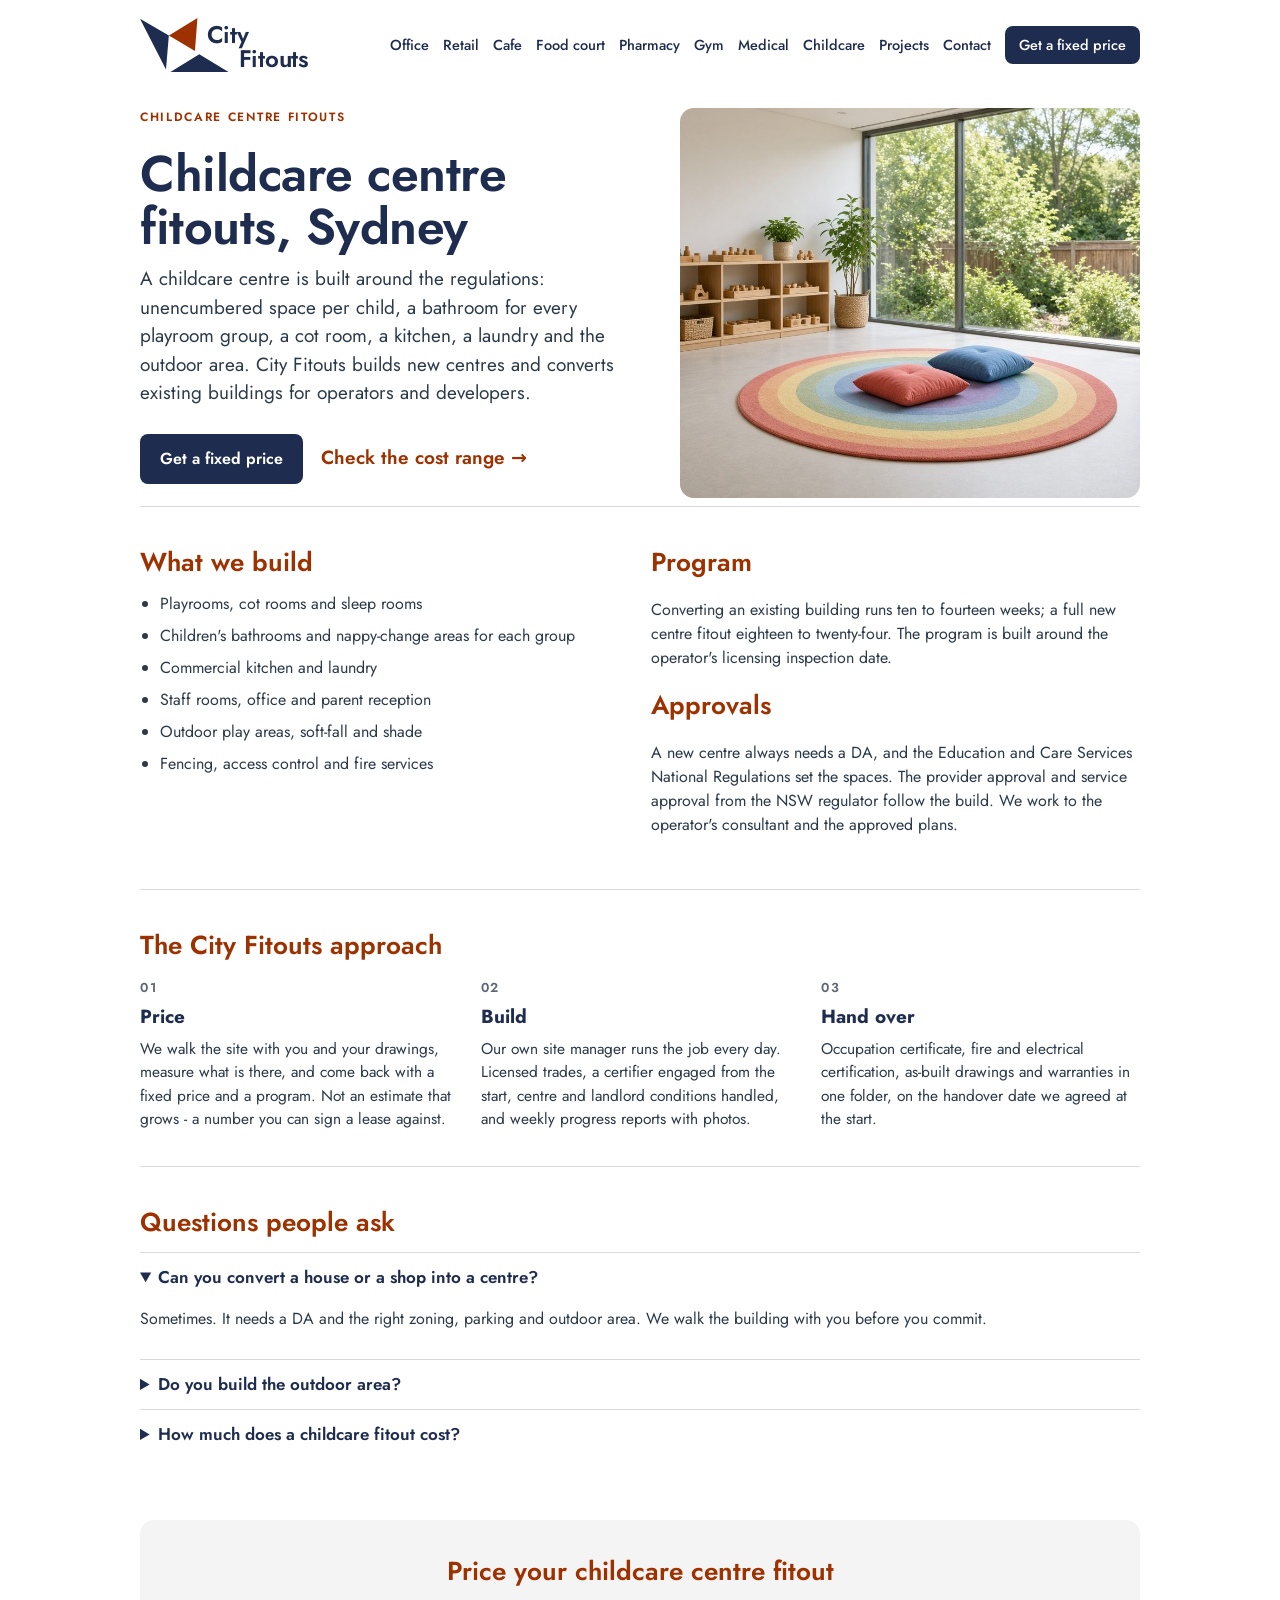
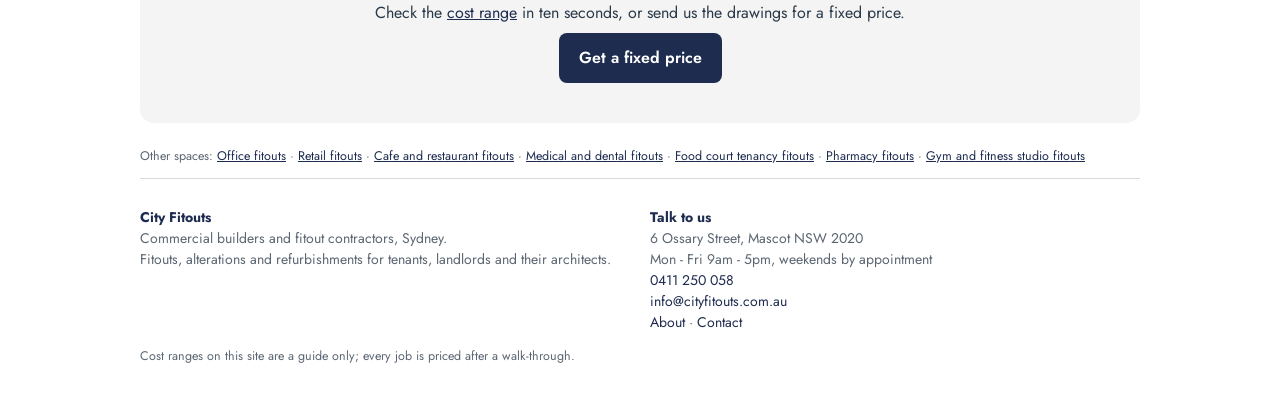
<file: childcare-fitouts-sydney.html>
<!doctype html>
<html lang="en-AU">
<head>
<meta charset="utf-8">
<meta name="viewport" content="width=device-width,initial-scale=1">
<title>Childcare centre fitouts Sydney - early-learning builder | City Fitouts</title>
<meta name="description" content="Childcare and early-learning centre builders in Sydney. Playrooms, bathrooms, kitchens, cot rooms and outdoor play areas built to the National Quality Framework, to a fixed price.">
<link rel="canonical" href="https://cityfitouts.com.au/childcare-fitouts-sydney">
<meta property="og:title" content="Childcare centre fitouts Sydney - early-learning builder | City Fitouts">
<meta property="og:description" content="Childcare and early-learning centre builders in Sydney. Playrooms, bathrooms, kitchens, cot rooms and outdoor play areas built to the National Quality Framework, to a fixed price.">
<meta property="og:url" content="https://cityfitouts.com.au/childcare-fitouts-sydney">
<meta property="og:type" content="website">
<meta property="og:image" content="https://cityfitouts.com.au/images/ricketty-street-mascot.jpg">
<link rel="icon" href="data:image/svg+xml,%3Csvg xmlns='http://www.w3.org/2000/svg' viewBox='0 -312 1596 1596'%3E%3Cpath d='M1596 973L549 973L1068 651Z M0 15L520 315L468 930Z' fill='%231E2C4F'/%3E%3Cpath d='M521 314L1035 0L990 596Z' fill='%239D3200'/%3E%3C/svg%3E">
<link rel="preconnect" href="https://fonts.googleapis.com"><link rel="preconnect" href="https://fonts.gstatic.com" crossorigin>
<link href="https://fonts.googleapis.com/css2?family=Jost:wght@400;500;600;700&display=swap" rel="stylesheet">
<link rel="stylesheet" href="/style.css">
<link rel="stylesheet" href="/city.css">
<script async src="https://www.googletagmanager.com/gtag/js?id=G-9XJ7DRJZG0"></script><script>window.dataLayer=window.dataLayer||[];function gtag(){dataLayer.push(arguments);}gtag("js",new Date());gtag("config","G-9XJ7DRJZG0");gtag("config","G-GN84K201WK");</script>
</head>
<body>
<div class="wrap">
  <header class="top">
    <a class="brand" href="/"><svg viewBox="0 0 1596 973" aria-hidden="true"><path d="M1596 973L549 973L1068 651Z M0 15L520 315L468 930Z" fill="#1E2C4F"/><path d="M521 314L1035 0L990 596Z" fill="#9D3200"/></svg><b><span class="c1">City</span><br>Fitouts</b></a>
    <nav><a href="/office-fitouts-sydney">Office</a><a href="/retail-fitouts-sydney">Retail</a><a href="/cafe-restaurant-fitouts-sydney">Cafe</a><a href="/food-court-fitouts-sydney">Food court</a><a href="/pharmacy-fitouts-sydney">Pharmacy</a><a href="/gym-fitouts-sydney">Gym</a><a href="/medical-fitouts-sydney">Medical</a><a href="/childcare-fitouts-sydney">Childcare</a><a href="/our-projects">Projects</a><a href="/contact">Contact</a><a class="cta" href="/fitout-cost#calc">Get a fixed price</a></nav>
  </header>

  <section class="hero split">
    <div><div class="kick">Childcare centre fitouts</div><h1>Childcare centre fitouts, Sydney</h1><p>A childcare centre is built around the regulations: unencumbered space per child, a bathroom for every playroom group, a cot room, a kitchen, a laundry and the outdoor area. City Fitouts builds new centres and converts existing buildings for operators and developers.</p>
    <p><a class="btn" href="/fitout-cost?type=childcare#calc">Get a fixed price</a> &nbsp; <a class="textlink" href="/fitout-cost?type=childcare#calc">Check the cost range &rarr;</a></p></div>
    <div class="heroimg" role="img" aria-label="Childcare centre fitouts" style="background-image:url(/images/childcare-toddlers.jpg)"></div>
  </section>
  <section class="band"><div class="cols">
    <div><h2>What we build</h2><ul class="tick"><li>Playrooms, cot rooms and sleep rooms</li><li>Children's bathrooms and nappy-change areas for each group</li><li>Commercial kitchen and laundry</li><li>Staff rooms, office and parent reception</li><li>Outdoor play areas, soft-fall and shade</li><li>Fencing, access control and fire services</li></ul></div>
    <div><h2>Program</h2><p>Converting an existing building runs ten to fourteen weeks; a full new centre fitout eighteen to twenty-four. The program is built around the operator's licensing inspection date.</p><h2>Approvals</h2><p>A new centre always needs a DA, and the Education and Care Services National Regulations set the spaces. The provider approval and service approval from the NSW regulator follow the build. We work to the operator's consultant and the approved plans.</p></div>
  </div></section>
  
  <section class="band">
    <h2>The City Fitouts approach</h2>
    <div class="steps">
      <div><span class="num">01</span><h3>Price</h3><p>We walk the site with you and your drawings, measure what is there, and come back with a fixed price and a program. Not an estimate that grows - a number you can sign a lease against.</p></div>
      <div><span class="num">02</span><h3>Build</h3><p>Our own site manager runs the job every day. Licensed trades, a certifier engaged from the start, centre and landlord conditions handled, and weekly progress reports with photos.</p></div>
      <div><span class="num">03</span><h3>Hand over</h3><p>Occupation certificate, fire and electrical certification, as-built drawings and warranties in one folder, on the handover date we agreed at the start.</p></div>
    </div>
  </section>
  <section class="band faq"><h2>Questions people ask</h2><details open><summary>Can you convert a house or a shop into a centre?</summary><p>Sometimes. It needs a DA and the right zoning, parking and outdoor area. We walk the building with you before you commit.</p></details><details><summary>Do you build the outdoor area?</summary><p>Yes - soft-fall, shade structures, fencing, landscaping and the covered verandah are part of the job.</p></details><details><summary>How much does a childcare fitout cost?</summary><p>Roughly $2,000-4,200 per m2 of indoor area in 2026, before the outdoor area. The cost checker gives the range for your floor area.</p></details></section>
  <section class="cta-band"><h2>Price your childcare centre fitout</h2><p>Check the <a href="/fitout-cost?type=childcare">cost range</a> in ten seconds, or send us the drawings for a fixed price.</p><p><a class="btn" href="/fitout-cost#calc">Get a fixed price</a></p></section>
  <p class="fine">Other spaces: <a href="/office-fitouts-sydney">Office fitouts</a> · <a href="/retail-fitouts-sydney">Retail fitouts</a> · <a href="/cafe-restaurant-fitouts-sydney">Cafe and restaurant fitouts</a> · <a href="/medical-fitouts-sydney">Medical and dental fitouts</a> · <a href="/food-court-fitouts-sydney">Food court tenancy fitouts</a> · <a href="/pharmacy-fitouts-sydney">Pharmacy fitouts</a> · <a href="/gym-fitouts-sydney">Gym and fitness studio fitouts</a></p>

  <footer>
    <div class="fcols">
      <div><b>City Fitouts</b><br>Commercial builders and fitout contractors, Sydney.<br>Fitouts, alterations and refurbishments for tenants, landlords and their architects.</div>
      <div><b>Talk to us</b><br>6 Ossary Street, Mascot NSW 2020<br>Mon - Fri 9am - 5pm, weekends by appointment<br><a href="tel:0411250058">0411 250 058</a><br><a href="mailto:info@cityfitouts.com.au">info@cityfitouts.com.au</a><br><a href="/about">About</a> · <a href="/contact">Contact</a></div>
    </div>
    <p class="fine">Cost ranges on this site are a guide only; every job is priced after a walk-through.</p>
  </footer>
</div>
</body></html>

<script type="application/ld+json">{"@context": "https://schema.org", "@type": "FAQPage", "mainEntity": [{"@type": "Question", "name": "Can you convert a house or a shop into a centre?", "acceptedAnswer": {"@type": "Answer", "text": "Sometimes. It needs a DA and the right zoning, parking and outdoor area. We walk the building with you before you commit."}}, {"@type": "Question", "name": "Do you build the outdoor area?", "acceptedAnswer": {"@type": "Answer", "text": "Yes - soft-fall, shade structures, fencing, landscaping and the covered verandah are part of the job."}}, {"@type": "Question", "name": "How much does a childcare fitout cost?", "acceptedAnswer": {"@type": "Answer", "text": "Roughly $2,000-4,200 per m2 of indoor area in 2026, before the outdoor area. The cost checker gives the range for your floor area."}}]}</script>
<script type="application/ld+json">{"@context": "https://schema.org", "@type": "Service", "serviceType": "Childcare centre fitouts", "provider": {"@type": "GeneralContractor", "name": "City Fitouts", "telephone": "+61 0411 250 058", "url": "https://cityfitouts.com.au/"}, "areaServed": "Sydney, NSW", "url": "https://cityfitouts.com.au/childcare-fitouts-sydney"}</script>
</file>
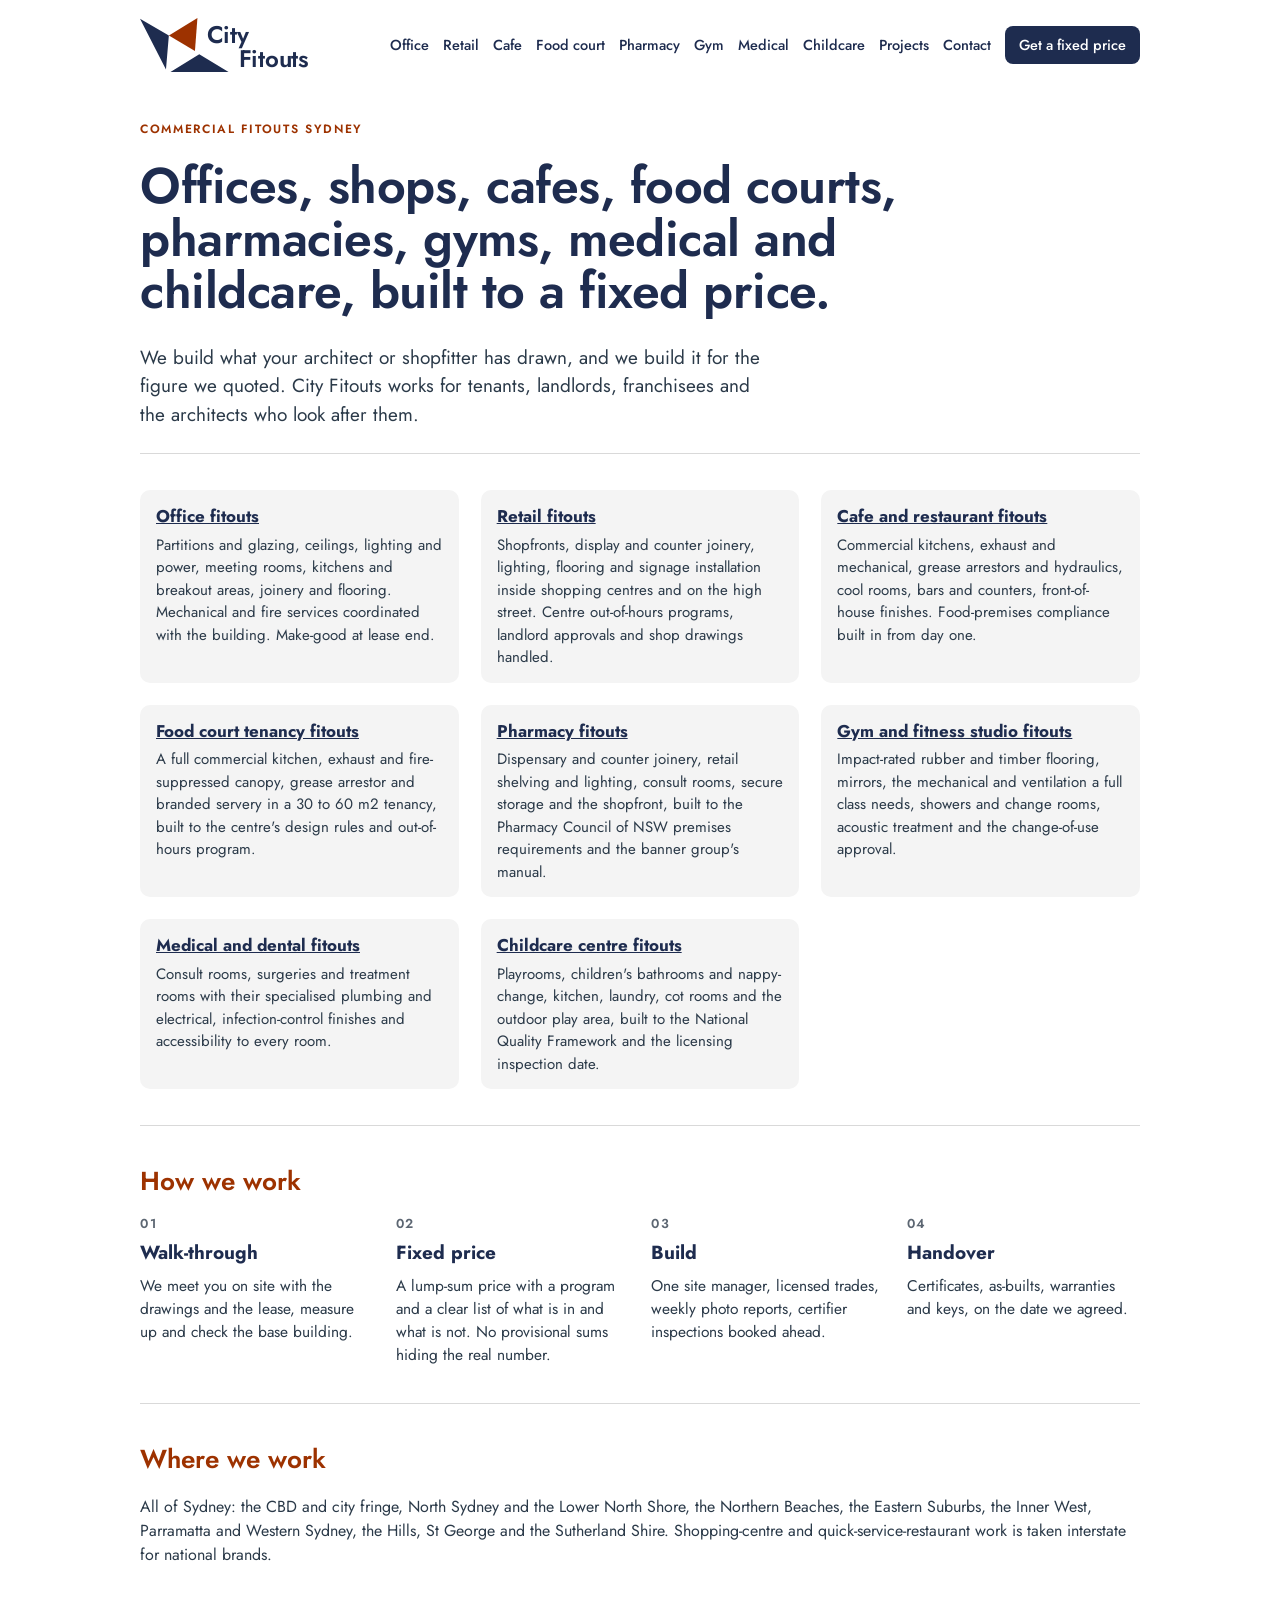
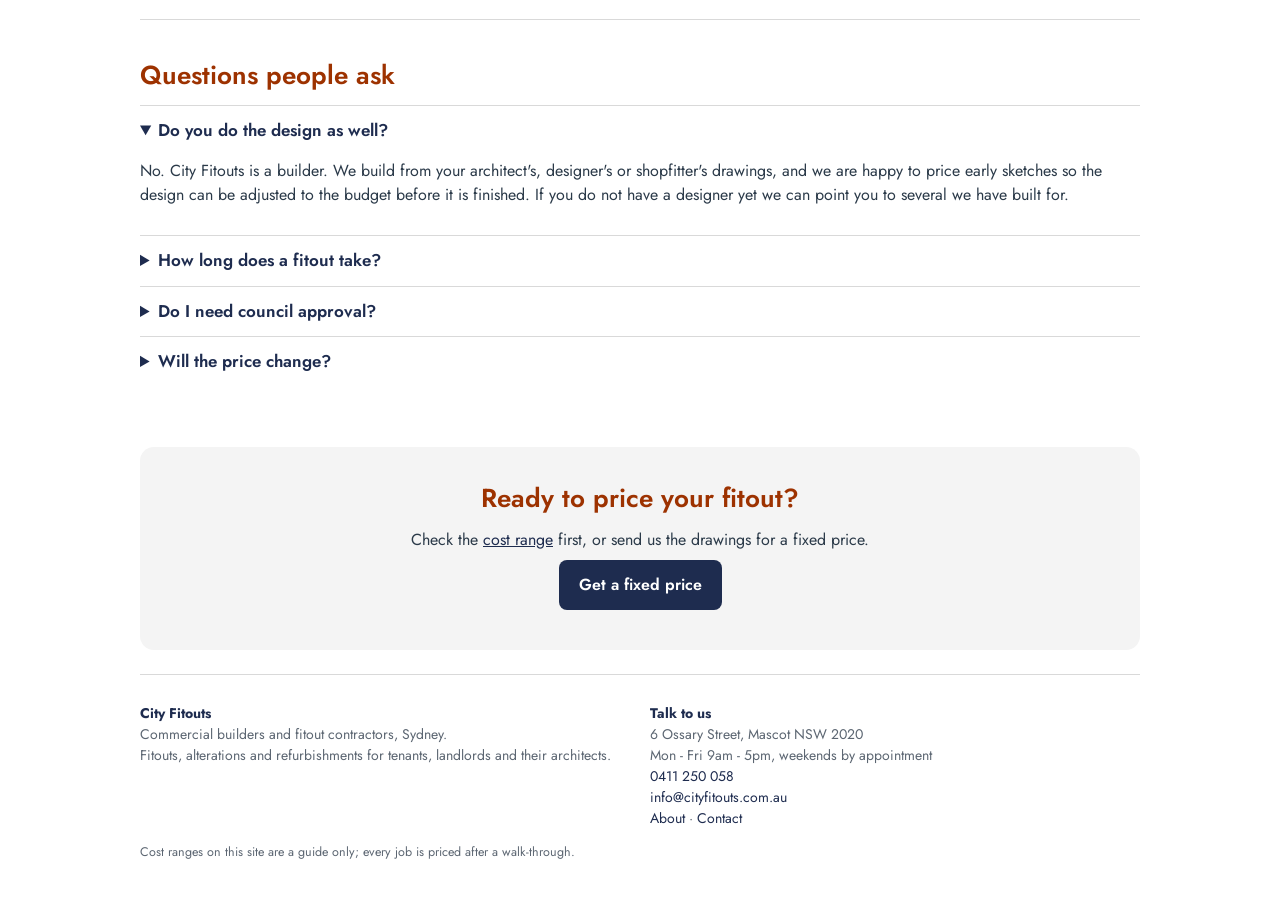
<file: commercial-fitouts-sydney.html>
<!doctype html>
<html lang="en-AU">
<head>
<meta charset="utf-8">
<meta name="viewport" content="width=device-width,initial-scale=1">
<title>Commercial fitouts Sydney - City Fitouts</title>
<meta name="description" content="Office, retail and hospitality fitouts across Sydney, built to a fixed price and a fixed program.">
<link rel="canonical" href="https://cityfitouts.com.au/commercial-fitouts-sydney">
<meta property="og:title" content="Commercial fitouts Sydney - City Fitouts">
<meta property="og:description" content="Office, retail and hospitality fitouts across Sydney, built to a fixed price and a fixed program.">
<meta property="og:url" content="https://cityfitouts.com.au/commercial-fitouts-sydney">
<meta property="og:type" content="website">
<meta property="og:image" content="https://cityfitouts.com.au/images/ricketty-street-mascot.jpg">
<link rel="icon" href="data:image/svg+xml,%3Csvg xmlns='http://www.w3.org/2000/svg' viewBox='0 -312 1596 1596'%3E%3Cpath d='M1596 973L549 973L1068 651Z M0 15L520 315L468 930Z' fill='%231E2C4F'/%3E%3Cpath d='M521 314L1035 0L990 596Z' fill='%239D3200'/%3E%3C/svg%3E">
<link rel="preconnect" href="https://fonts.googleapis.com"><link rel="preconnect" href="https://fonts.gstatic.com" crossorigin>
<link href="https://fonts.googleapis.com/css2?family=Jost:wght@400;500;600;700&display=swap" rel="stylesheet">
<link rel="stylesheet" href="/style.css">
<link rel="stylesheet" href="/city.css">
<script async src="https://www.googletagmanager.com/gtag/js?id=G-9XJ7DRJZG0"></script><script>window.dataLayer=window.dataLayer||[];function gtag(){dataLayer.push(arguments);}gtag("js",new Date());gtag("config","G-9XJ7DRJZG0");gtag("config","G-GN84K201WK");</script>
</head>
<body>
<div class="wrap">
  <header class="top">
    <a class="brand" href="/"><svg viewBox="0 0 1596 973" aria-hidden="true"><path d="M1596 973L549 973L1068 651Z M0 15L520 315L468 930Z" fill="#1E2C4F"/><path d="M521 314L1035 0L990 596Z" fill="#9D3200"/></svg><b><span class="c1">City</span><br>Fitouts</b></a>
    <nav><a href="/office-fitouts-sydney">Office</a><a href="/retail-fitouts-sydney">Retail</a><a href="/cafe-restaurant-fitouts-sydney">Cafe</a><a href="/food-court-fitouts-sydney">Food court</a><a href="/pharmacy-fitouts-sydney">Pharmacy</a><a href="/gym-fitouts-sydney">Gym</a><a href="/medical-fitouts-sydney">Medical</a><a href="/childcare-fitouts-sydney">Childcare</a><a href="/our-projects">Projects</a><a href="/contact">Contact</a><a class="cta" href="/fitout-cost#calc">Get a fixed price</a></nav>
  </header>

  <section class="hero"><div class="kick">Commercial fitouts Sydney</div><h1>Offices, shops, cafes, food courts, pharmacies, gyms, medical and childcare, built to a fixed price.</h1><p>We build what your architect or shopfitter has drawn, and we build it for the figure we quoted. City Fitouts works for tenants, landlords, franchisees and the architects who look after them.</p></section>
  <section class="band">
    <div class="cols">
      <div class="card"><h3><a href="/office-fitouts-sydney">Office fitouts</a></h3><p>Partitions and glazing, ceilings, lighting and power, meeting rooms, kitchens and breakout areas, joinery and flooring. Mechanical and fire services coordinated with the building. Make-good at lease end.</p></div>
      <div class="card"><h3><a href="/retail-fitouts-sydney">Retail fitouts</a></h3><p>Shopfronts, display and counter joinery, lighting, flooring and signage installation inside shopping centres and on the high street. Centre out-of-hours programs, landlord approvals and shop drawings handled.</p></div>
      <div class="card"><h3><a href="/cafe-restaurant-fitouts-sydney">Cafe and restaurant fitouts</a></h3><p>Commercial kitchens, exhaust and mechanical, grease arrestors and hydraulics, cool rooms, bars and counters, front-of-house finishes. Food-premises compliance built in from day one.</p></div>
      <div class="card"><h3><a href="/food-court-fitouts-sydney">Food court tenancy fitouts</a></h3><p>A full commercial kitchen, exhaust and fire-suppressed canopy, grease arrestor and branded servery in a 30 to 60 m2 tenancy, built to the centre's design rules and out-of-hours program.</p></div>
      <div class="card"><h3><a href="/pharmacy-fitouts-sydney">Pharmacy fitouts</a></h3><p>Dispensary and counter joinery, retail shelving and lighting, consult rooms, secure storage and the shopfront, built to the Pharmacy Council of NSW premises requirements and the banner group's manual.</p></div>
      <div class="card"><h3><a href="/gym-fitouts-sydney">Gym and fitness studio fitouts</a></h3><p>Impact-rated rubber and timber flooring, mirrors, the mechanical and ventilation a full class needs, showers and change rooms, acoustic treatment and the change-of-use approval.</p></div>
      <div class="card"><h3><a href="/medical-fitouts-sydney">Medical and dental fitouts</a></h3><p>Consult rooms, surgeries and treatment rooms with their specialised plumbing and electrical, infection-control finishes and accessibility to every room.</p></div>
      <div class="card"><h3><a href="/childcare-fitouts-sydney">Childcare centre fitouts</a></h3><p>Playrooms, children's bathrooms and nappy-change, kitchen, laundry, cot rooms and the outdoor play area, built to the National Quality Framework and the licensing inspection date.</p></div>
    </div>
  </section>
  <section class="band">
    <h2>How we work</h2>
    <div class="steps four">
      <div><span class="num">01</span><h3>Walk-through</h3><p>We meet you on site with the drawings and the lease, measure up and check the base building.</p></div>
      <div><span class="num">02</span><h3>Fixed price</h3><p>A lump-sum price with a program and a clear list of what is in and what is not. No provisional sums hiding the real number.</p></div>
      <div><span class="num">03</span><h3>Build</h3><p>One site manager, licensed trades, weekly photo reports, certifier inspections booked ahead.</p></div>
      <div><span class="num">04</span><h3>Handover</h3><p>Certificates, as-builts, warranties and keys, on the date we agreed.</p></div>
    </div>
  </section>
  <section class="band">
    <h2>Where we work</h2>
    <p>All of Sydney: the CBD and city fringe, North Sydney and the Lower North Shore, the Northern Beaches, the Eastern Suburbs, the Inner West, Parramatta and Western Sydney, the Hills, St George and the Sutherland Shire. Shopping-centre and quick-service-restaurant work is taken interstate for national brands.</p>
  </section>
  <section class="band faq">
    <h2>Questions people ask</h2>
    <details open><summary>Do you do the design as well?</summary><p>No. City Fitouts is a builder. We build from your architect's, designer's or shopfitter's drawings, and we are happy to price early sketches so the design can be adjusted to the budget before it is finished. If you do not have a designer yet we can point you to several we have built for.</p></details>
    <details><summary>How long does a fitout take?</summary><p>A basic office or shop refresh runs four to six weeks on site; a full hospitality or medical fitout twelve to twenty. The <a href="/fitout-cost">cost checker</a> gives a program for your space type and finish.</p></details>
    <details><summary>Do I need council approval?</summary><p>Often not. Internal, non-structural work in a commercial building is usually exempt under the NSW Codes SEPP. A change of use, a new shopfront or a food premises can go through a private certifier as complying development. Heritage buildings and some changes of use need a DA. We engage the certifier and manage the approval as part of the job.</p></details>
    <details><summary>Will the price change?</summary><p>Only if the scope does. The lump sum covers everything on the drawings and in the scope list; anything the base building hides (asbestos, undersized services) is flagged the day we find it, priced, and only done when you say so.</p></details>
  </section>
  <section class="cta-band"><h2>Ready to price your fitout?</h2><p>Check the <a href="/fitout-cost">cost range</a> first, or send us the drawings for a fixed price.</p><p><a class="btn" href="/fitout-cost#calc">Get a fixed price</a></p></section>

  <footer>
    <div class="fcols">
      <div><b>City Fitouts</b><br>Commercial builders and fitout contractors, Sydney.<br>Fitouts, alterations and refurbishments for tenants, landlords and their architects.</div>
      <div><b>Talk to us</b><br>6 Ossary Street, Mascot NSW 2020<br>Mon - Fri 9am - 5pm, weekends by appointment<br><a href="tel:0411250058">0411 250 058</a><br><a href="mailto:info@cityfitouts.com.au">info@cityfitouts.com.au</a><br><a href="/about">About</a> · <a href="/contact">Contact</a></div>
    </div>
    <p class="fine">Cost ranges on this site are a guide only; every job is priced after a walk-through.</p>
  </footer>
</div>
</body></html>
</file>
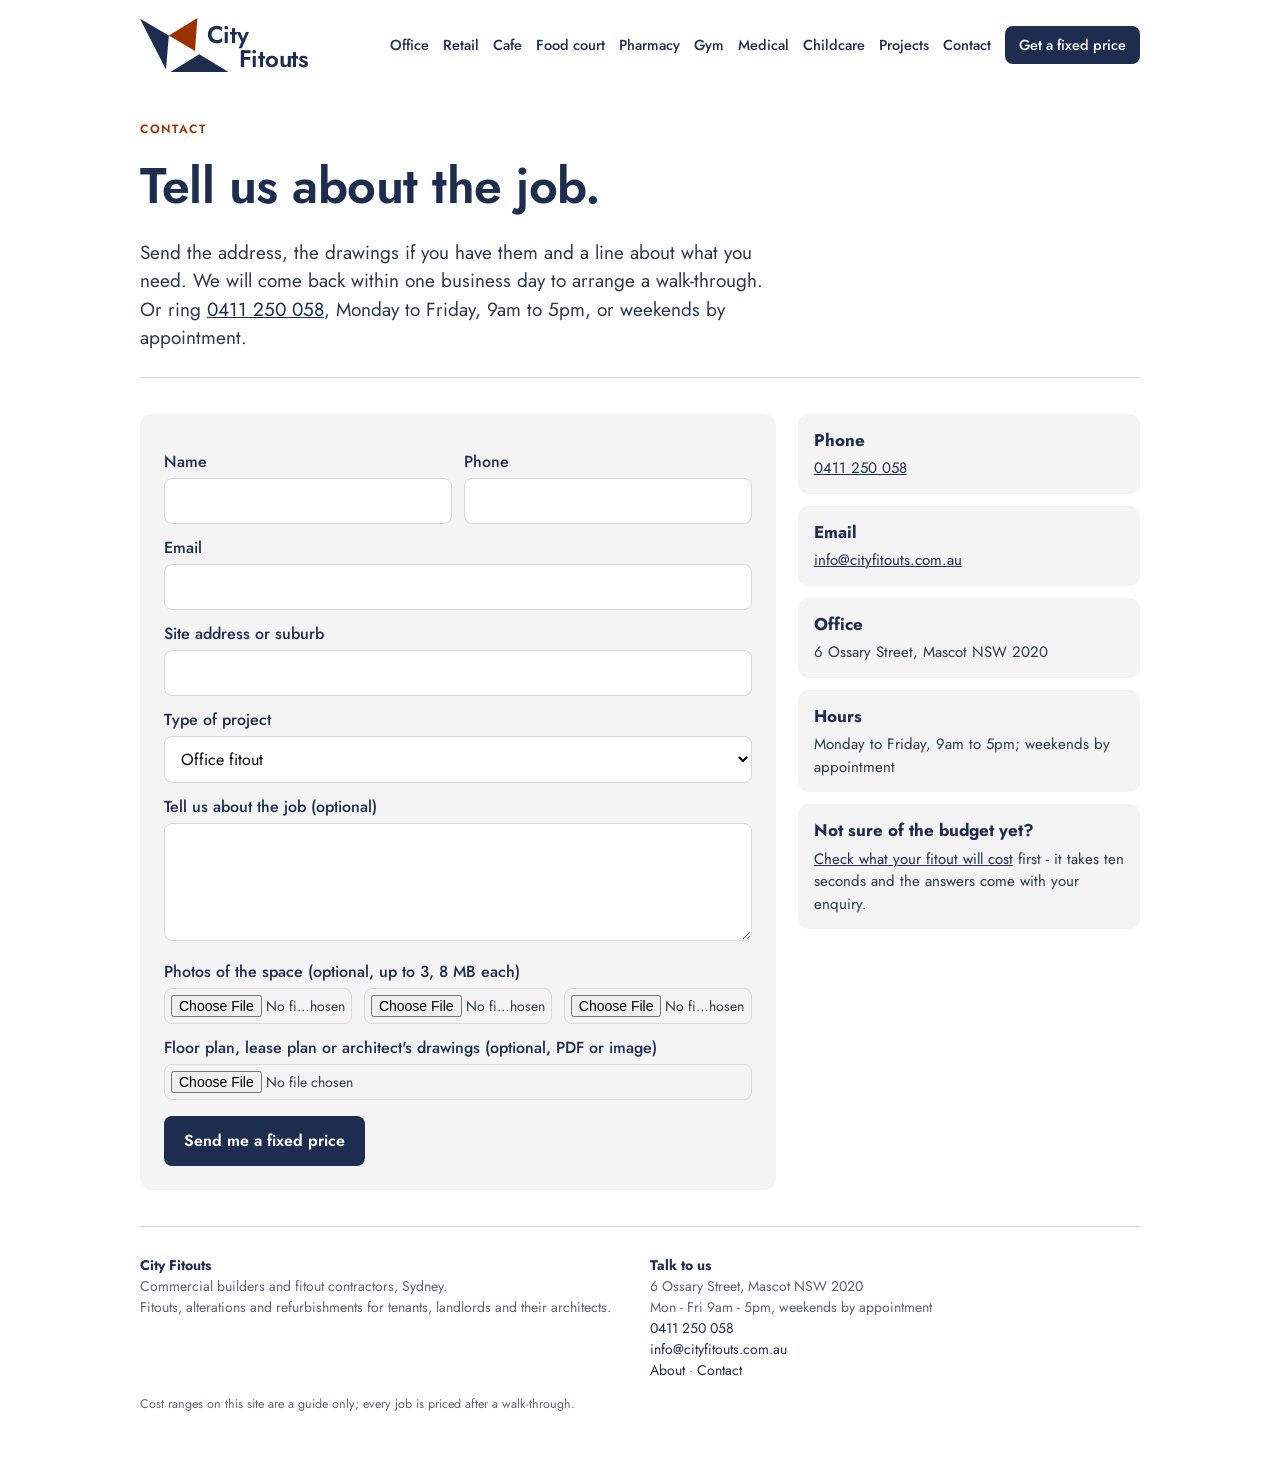
<file: contact.html>
<!doctype html>
<html lang="en-AU">
<head>
<meta charset="utf-8">
<meta name="viewport" content="width=device-width,initial-scale=1">
<title>Contact City Fitouts</title>
<meta name="description" content="Talk to City Fitouts about a commercial fitout, alteration or refurbishment in Sydney.">
<link rel="canonical" href="https://cityfitouts.com.au/contact">
<meta property="og:title" content="Contact City Fitouts">
<meta property="og:description" content="Talk to City Fitouts about a commercial fitout, alteration or refurbishment in Sydney.">
<meta property="og:url" content="https://cityfitouts.com.au/contact">
<meta property="og:type" content="website">
<meta property="og:image" content="https://cityfitouts.com.au/images/ricketty-street-mascot.jpg">
<link rel="icon" href="data:image/svg+xml,%3Csvg xmlns='http://www.w3.org/2000/svg' viewBox='0 -312 1596 1596'%3E%3Cpath d='M1596 973L549 973L1068 651Z M0 15L520 315L468 930Z' fill='%231E2C4F'/%3E%3Cpath d='M521 314L1035 0L990 596Z' fill='%239D3200'/%3E%3C/svg%3E">
<link rel="preconnect" href="https://fonts.googleapis.com"><link rel="preconnect" href="https://fonts.gstatic.com" crossorigin>
<link href="https://fonts.googleapis.com/css2?family=Jost:wght@400;500;600;700&display=swap" rel="stylesheet">
<link rel="stylesheet" href="/style.css">
<link rel="stylesheet" href="/city.css">
<script async src="https://www.googletagmanager.com/gtag/js?id=G-9XJ7DRJZG0"></script><script>window.dataLayer=window.dataLayer||[];function gtag(){dataLayer.push(arguments);}gtag("js",new Date());gtag("config","G-9XJ7DRJZG0");gtag("config","G-GN84K201WK");</script>
</head>
<body>
<div class="wrap">
  <header class="top">
    <a class="brand" href="/"><svg viewBox="0 0 1596 973" aria-hidden="true"><path d="M1596 973L549 973L1068 651Z M0 15L520 315L468 930Z" fill="#1E2C4F"/><path d="M521 314L1035 0L990 596Z" fill="#9D3200"/></svg><b><span class="c1">City</span><br>Fitouts</b></a>
    <nav><a href="/office-fitouts-sydney">Office</a><a href="/retail-fitouts-sydney">Retail</a><a href="/cafe-restaurant-fitouts-sydney">Cafe</a><a href="/food-court-fitouts-sydney">Food court</a><a href="/pharmacy-fitouts-sydney">Pharmacy</a><a href="/gym-fitouts-sydney">Gym</a><a href="/medical-fitouts-sydney">Medical</a><a href="/childcare-fitouts-sydney">Childcare</a><a href="/our-projects">Projects</a><a href="/contact">Contact</a><a class="cta" href="/fitout-cost#calc">Get a fixed price</a></nav>
  </header>

  <section class="hero"><div class="kick">Contact</div><h1>Tell us about the job.</h1><p>Send the address, the drawings if you have them and a line about what you need. We will come back within one business day to arrange a walk-through. Or ring <a href="tel:0411250058">0411 250 058</a>, Monday to Friday, 9am to 5pm, or weekends by appointment.</p></section>
  <section class="band">
    <div class="cols" style="grid-template-columns:1.3fr .7fr">
      <div>
    <form class="form" name="fitout-quote" method="POST" enctype="multipart/form-data" data-netlify="true" action="/thanks.html">
      <input type="hidden" name="form-name" value="fitout-quote">
      <input type="hidden" name="calculator" id="calcField">
      <input type="hidden" name="page" value="contact">
      <div class="two"><div><label for="name">Name</label><input id="name" name="name" required></div><div><label for="phone">Phone</label><input id="phone" name="phone" type="tel" required></div></div>
      <label for="email">Email</label><input id="email" name="email" type="email" required>
      <label for="address">Site address or suburb</label><input id="address" name="address" required>
      <label for="ptype">Type of project</label>
      <select id="ptype" name="project_type"><option>Office fitout</option><option>Retail fitout</option><option>Cafe or restaurant fitout</option><option>Food court tenancy fitout</option><option>Pharmacy fitout</option><option>Gym or fitness studio fitout</option><option>Medical or dental fitout</option><option>Childcare centre</option><option>Alterations or refurbishment</option><option>Make-good</option><option>Something else</option></select>
      <label for="notes">Tell us about the job (optional)</label><textarea id="notes" name="notes" rows="4"></textarea>
      <label>Photos of the space (optional, up to 3, 8 MB each)</label>
      <div class="two" style="grid-template-columns:1fr 1fr 1fr"><input type="file" name="photo1" accept="image/*"><input type="file" name="photo2" accept="image/*"><input type="file" name="photo3" accept="image/*"></div>
      <label for="plan">Floor plan, lease plan or architect's drawings (optional, PDF or image)</label><input type="file" id="plan" name="plan" accept="image/*,.pdf">
      <p style="margin:16px 0 0"><button class="btn" type="submit">Send me a fixed price</button></p>
    </form>
    <script>try{var v=sessionStorage.getItem('cf_calc');if(v&&!document.getElementById('calcField').value)document.getElementById('calcField').value=v}catch(e){}</script></div>
      <div>
        <div class="card"><h3>Phone</h3><p><a href="tel:0411250058">0411 250 058</a></p></div>
        <div class="card" style="margin-top:12px"><h3>Email</h3><p><a href="mailto:info@cityfitouts.com.au">info@cityfitouts.com.au</a></p></div>
        <div class="card" style="margin-top:12px"><h3>Office</h3><p>6 Ossary Street, Mascot NSW 2020</p></div>
        <div class="card" style="margin-top:12px"><h3>Hours</h3><p>Monday to Friday, 9am to 5pm; weekends by appointment</p></div>
        <div class="card" style="margin-top:12px"><h3>Not sure of the budget yet?</h3><p><a href="/fitout-cost">Check what your fitout will cost</a> first - it takes ten seconds and the answers come with your enquiry.</p></div>
      </div>
    </div>
  </section>

  <footer>
    <div class="fcols">
      <div><b>City Fitouts</b><br>Commercial builders and fitout contractors, Sydney.<br>Fitouts, alterations and refurbishments for tenants, landlords and their architects.</div>
      <div><b>Talk to us</b><br>6 Ossary Street, Mascot NSW 2020<br>Mon - Fri 9am - 5pm, weekends by appointment<br><a href="tel:0411250058">0411 250 058</a><br><a href="mailto:info@cityfitouts.com.au">info@cityfitouts.com.au</a><br><a href="/about">About</a> · <a href="/contact">Contact</a></div>
    </div>
    <p class="fine">Cost ranges on this site are a guide only; every job is priced after a walk-through.</p>
  </footer>
</div>
</body></html>
</file>
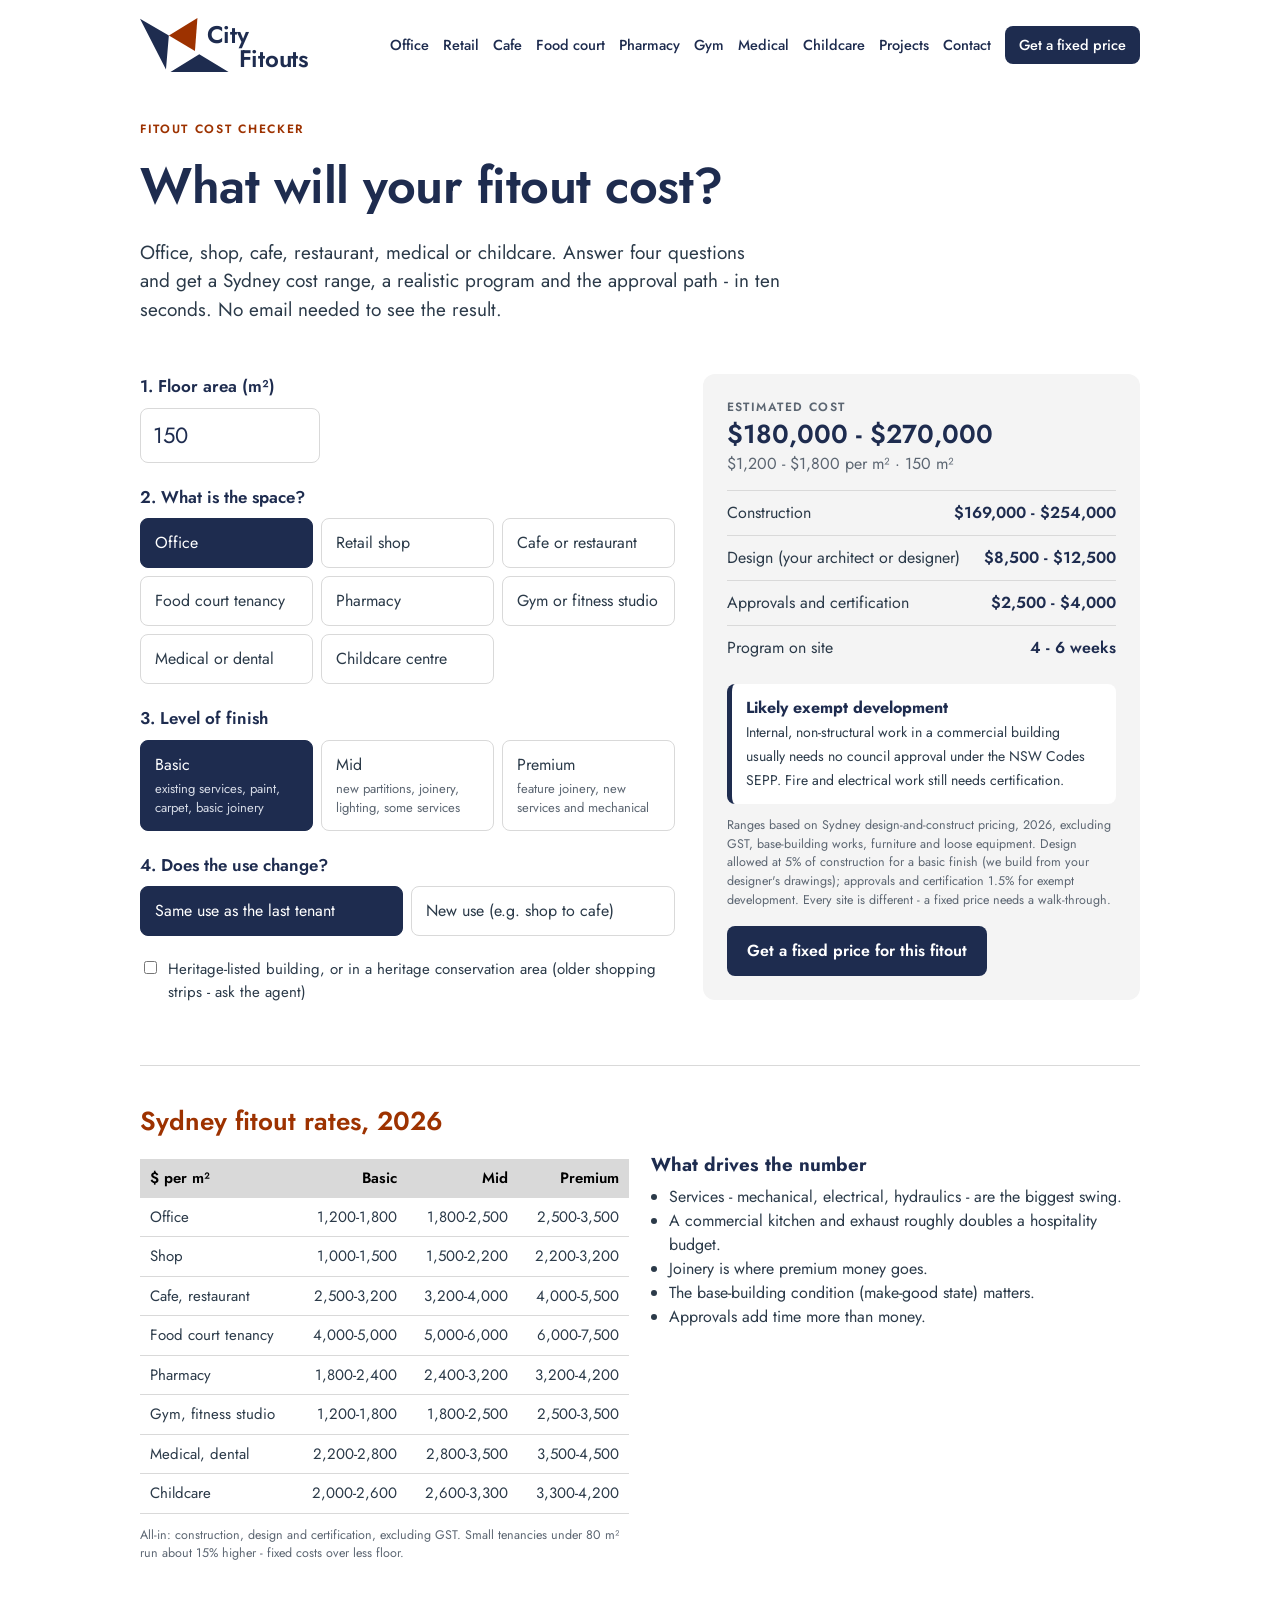
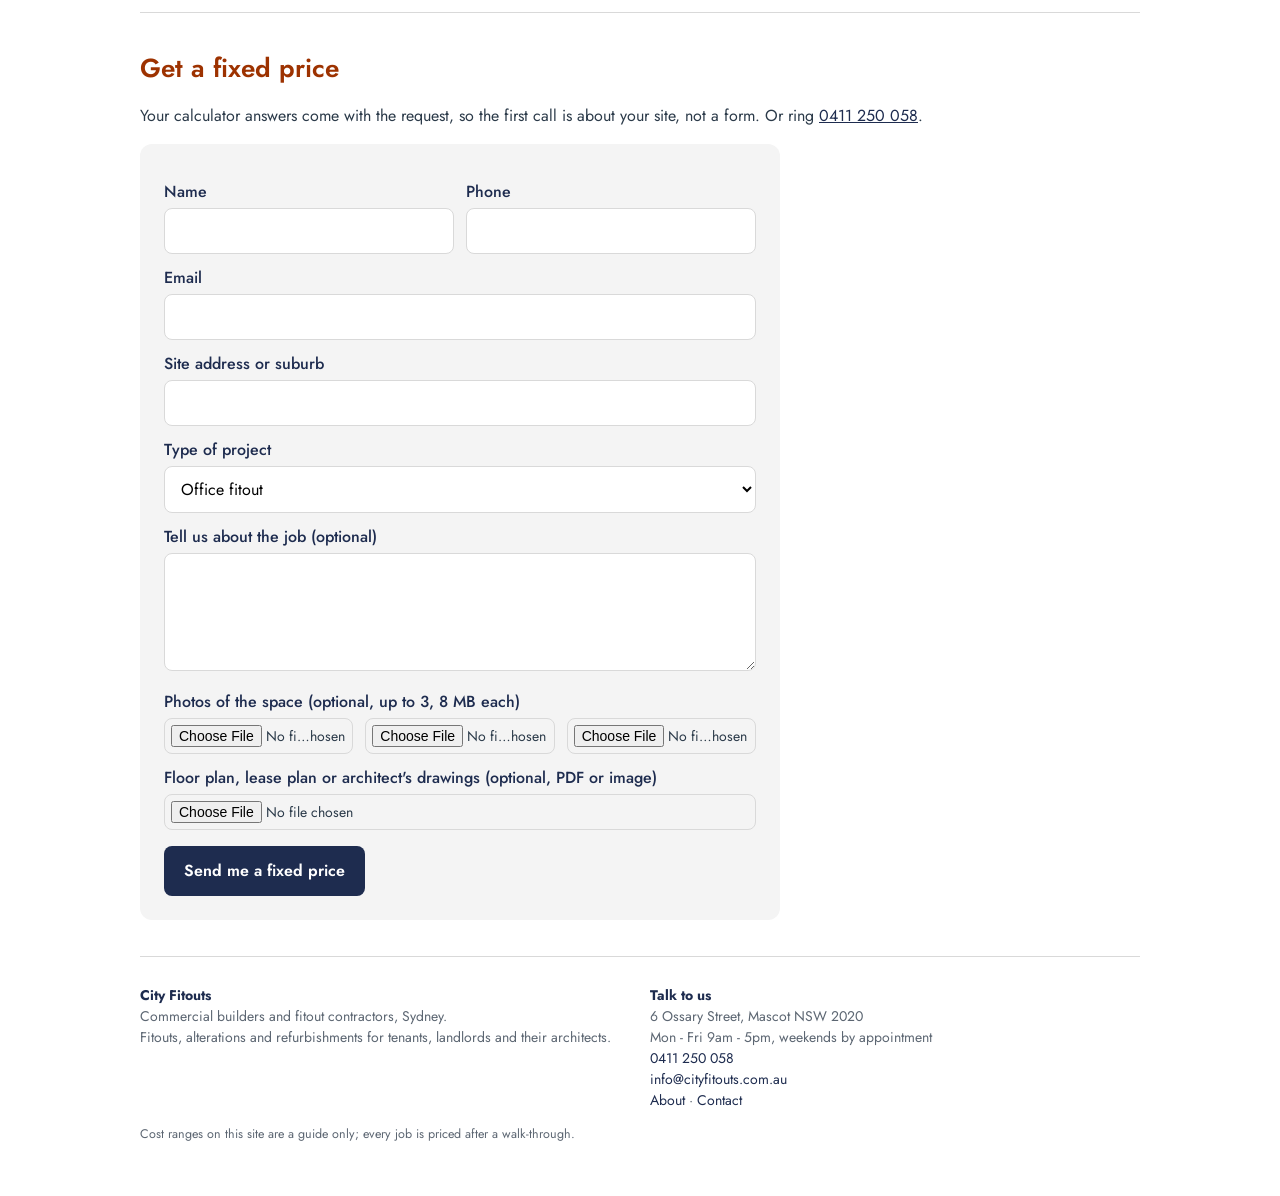
<file: fitout-cost.html>
<!doctype html>
<html lang="en-AU">
<head>
<meta charset="utf-8">
<meta name="viewport" content="width=device-width,initial-scale=1">
<title>What will your fitout cost? - City Fitouts</title>
<meta name="description" content="Enter your floor area, the type of space and the level of finish. Get a Sydney fitout cost range, a program and the approval path in ten seconds.">
<link rel="canonical" href="https://cityfitouts.com.au/fitout-cost">
<meta property="og:title" content="What will your fitout cost? - City Fitouts">
<meta property="og:description" content="Enter your floor area, the type of space and the level of finish. Get a Sydney fitout cost range, a program and the approval path in ten seconds.">
<meta property="og:url" content="https://cityfitouts.com.au/fitout-cost">
<meta property="og:type" content="website">
<meta property="og:image" content="https://cityfitouts.com.au/images/ricketty-street-mascot.jpg">
<link rel="icon" href="data:image/svg+xml,%3Csvg xmlns='http://www.w3.org/2000/svg' viewBox='0 -312 1596 1596'%3E%3Cpath d='M1596 973L549 973L1068 651Z M0 15L520 315L468 930Z' fill='%231E2C4F'/%3E%3Cpath d='M521 314L1035 0L990 596Z' fill='%239D3200'/%3E%3C/svg%3E">
<link rel="preconnect" href="https://fonts.googleapis.com"><link rel="preconnect" href="https://fonts.gstatic.com" crossorigin>
<link href="https://fonts.googleapis.com/css2?family=Jost:wght@400;500;600;700&display=swap" rel="stylesheet">
<link rel="stylesheet" href="/style.css">
<link rel="stylesheet" href="/city.css">
<script async src="https://www.googletagmanager.com/gtag/js?id=G-9XJ7DRJZG0"></script><script>window.dataLayer=window.dataLayer||[];function gtag(){dataLayer.push(arguments);}gtag("js",new Date());gtag("config","G-9XJ7DRJZG0");gtag("config","G-GN84K201WK");</script>
</head>
<body>
<div class="wrap">
  <header class="top">
    <a class="brand" href="/"><svg viewBox="0 0 1596 973" aria-hidden="true"><path d="M1596 973L549 973L1068 651Z M0 15L520 315L468 930Z" fill="#1E2C4F"/><path d="M521 314L1035 0L990 596Z" fill="#9D3200"/></svg><b><span class="c1">City</span><br>Fitouts</b></a>
    <nav><a href="/office-fitouts-sydney">Office</a><a href="/retail-fitouts-sydney">Retail</a><a href="/cafe-restaurant-fitouts-sydney">Cafe</a><a href="/food-court-fitouts-sydney">Food court</a><a href="/pharmacy-fitouts-sydney">Pharmacy</a><a href="/gym-fitouts-sydney">Gym</a><a href="/medical-fitouts-sydney">Medical</a><a href="/childcare-fitouts-sydney">Childcare</a><a href="/our-projects">Projects</a><a href="/contact">Contact</a><a class="cta" href="/fitout-cost#calc">Get a fixed price</a></nav>
  </header>

  <section class="hero"><div class="kick">Fitout cost checker</div><h1>What will your fitout cost?</h1><p>Office, shop, cafe, restaurant, medical or childcare. Answer four questions and get a Sydney cost range, a realistic program and the approval path - in ten seconds. No email needed to see the result.</p></section>
  
  <div class="calc" id="calc">
    <div>
      <div class="q"><label class="h" for="area">1. Floor area (m²)</label><input type="number" id="area" value="150" min="20" max="5000" step="5"></div>
      <div class="q"><label class="h">2. What is the space?</label>
        <div class="opts" id="type">
          <button class="opt on" data-v="office">Office</button>
          <button class="opt" data-v="retail">Retail shop</button>
          <button class="opt" data-v="hospo">Cafe or restaurant</button>
          <button class="opt" data-v="foodcourt">Food court tenancy</button>
          <button class="opt" data-v="pharmacy">Pharmacy</button>
          <button class="opt" data-v="gym">Gym or fitness studio</button>
          <button class="opt" data-v="medical">Medical or dental</button>
          <button class="opt" data-v="childcare">Childcare centre</button>
        </div></div>
      <div class="q"><label class="h">3. Level of finish</label>
        <div class="opts" id="grade">
          <button class="opt on" data-v="basic">Basic<small>existing services, paint, carpet, basic joinery</small></button>
          <button class="opt" data-v="mid">Mid<small>new partitions, joinery, lighting, some services</small></button>
          <button class="opt" data-v="premium">Premium<small>feature joinery, new services and mechanical</small></button>
        </div></div>
      <div class="q"><label class="h">4. Does the use change?</label>
        <div class="opts" id="use">
          <button class="opt on" data-v="same">Same use as the last tenant</button>
          <button class="opt" data-v="new">New use (e.g. shop to cafe)</button>
        </div></div>
      <div class="q"><label class="chk"><input type="checkbox" id="heritage"> Heritage-listed building, or in a heritage conservation area (older shopping strips - ask the agent)</label></div>
    </div>
    <aside class="result" id="result">
      <div class="cap">Estimated cost</div>
      <div class="big" id="cost">$180,000 - $270,000</div>
      <div class="sub" id="perm2">$1,200 - $1,800 per m² · <span id="areaOut">150 m²</span></div>
      <div class="row"><span>Construction</span><b id="cCon">-</b></div>
      <div class="row"><span>Design (your architect or designer)</span><b id="cDes">-</b></div>
      <div class="row"><span>Approvals and certification</span><b id="cApp">-</b></div>
      <div class="row"><span>Program on site</span><b id="weeks">4 - 6 weeks</b></div>
      <div class="appr" id="appr"><b>Likely exempt development</b><span>Internal, non-structural work in a commercial building usually needs no council approval under the NSW Codes SEPP. Fire and electrical work still needs certification.</span></div>
      <div class="fine">Ranges based on Sydney design-and-construct pricing, 2026, excluding GST, base-building works, furniture and loose equipment. <span id="splitNote"></span> Every site is different - a fixed price needs a walk-through.</div>
      <p style="margin:16px 0 0"><a class="btn" href="#quote">Get a fixed price for this fitout</a></p>
    </aside>
  </div>

  <section class="band" id="rates">
    <h2>Sydney fitout rates, 2026</h2>
    <div class="cols">
      <div>
        <table>
          <tr><th>$ per m²</th><th style="text-align:right">Basic</th><th style="text-align:right">Mid</th><th style="text-align:right">Premium</th></tr>
          <tr><td>Office</td><td class="n">1,200-1,800</td><td class="n">1,800-2,500</td><td class="n">2,500-3,500</td></tr>
          <tr><td>Shop</td><td class="n">1,000-1,500</td><td class="n">1,500-2,200</td><td class="n">2,200-3,200</td></tr>
          <tr><td>Cafe, restaurant</td><td class="n">2,500-3,200</td><td class="n">3,200-4,000</td><td class="n">4,000-5,500</td></tr>
          <tr><td>Food court tenancy</td><td class="n">4,000-5,000</td><td class="n">5,000-6,000</td><td class="n">6,000-7,500</td></tr>
          <tr><td>Pharmacy</td><td class="n">1,800-2,400</td><td class="n">2,400-3,200</td><td class="n">3,200-4,200</td></tr>
          <tr><td>Gym, fitness studio</td><td class="n">1,200-1,800</td><td class="n">1,800-2,500</td><td class="n">2,500-3,500</td></tr>
          <tr><td>Medical, dental</td><td class="n">2,200-2,800</td><td class="n">2,800-3,500</td><td class="n">3,500-4,500</td></tr>
          <tr><td>Childcare</td><td class="n">2,000-2,600</td><td class="n">2,600-3,300</td><td class="n">3,300-4,200</td></tr>
        </table>
        <p class="fine">All-in: construction, design and certification, excluding GST. Small tenancies under 80 m² run about 15% higher - fixed costs over less floor.</p>
      </div>
      <div>
        <h3 style="color:var(--navy);margin:0 0 6px">What drives the number</h3>
        <ul style="margin:0;padding-left:18px">
          <li>Services - mechanical, electrical, hydraulics - are the biggest swing.</li>
          <li>A commercial kitchen and exhaust roughly doubles a hospitality budget.</li>
          <li>Joinery is where premium money goes.</li>
          <li>The base-building condition (make-good state) matters.</li>
          <li>Approvals add time more than money.</li>
        </ul>
      </div>
    </div>
  </section>
  <section class="band" id="quote">
    <h2>Get a fixed price</h2>
    <p>Your calculator answers come with the request, so the first call is about your site, not a form. Or ring <a href="tel:0411250058">0411 250 058</a>.</p>
    
    <form class="form" name="fitout-quote" method="POST" enctype="multipart/form-data" data-netlify="true" action="/thanks.html">
      <input type="hidden" name="form-name" value="fitout-quote">
      <input type="hidden" name="calculator" id="calcField">
      <input type="hidden" name="page" value="fitout-cost">
      <div class="two"><div><label for="name">Name</label><input id="name" name="name" required></div><div><label for="phone">Phone</label><input id="phone" name="phone" type="tel" required></div></div>
      <label for="email">Email</label><input id="email" name="email" type="email" required>
      <label for="address">Site address or suburb</label><input id="address" name="address" required>
      <label for="ptype">Type of project</label>
      <select id="ptype" name="project_type"><option>Office fitout</option><option>Retail fitout</option><option>Cafe or restaurant fitout</option><option>Food court tenancy fitout</option><option>Pharmacy fitout</option><option>Gym or fitness studio fitout</option><option>Medical or dental fitout</option><option>Childcare centre</option><option>Alterations or refurbishment</option><option>Make-good</option><option>Something else</option></select>
      <label for="notes">Tell us about the job (optional)</label><textarea id="notes" name="notes" rows="4"></textarea>
      <label>Photos of the space (optional, up to 3, 8 MB each)</label>
      <div class="two" style="grid-template-columns:1fr 1fr 1fr"><input type="file" name="photo1" accept="image/*"><input type="file" name="photo2" accept="image/*"><input type="file" name="photo3" accept="image/*"></div>
      <label for="plan">Floor plan, lease plan or architect's drawings (optional, PDF or image)</label><input type="file" id="plan" name="plan" accept="image/*,.pdf">
      <p style="margin:16px 0 0"><button class="btn" type="submit">Send me a fixed price</button></p>
    </form>
    <script>try{var v=sessionStorage.getItem('cf_calc');if(v&&!document.getElementById('calcField').value)document.getElementById('calcField').value=v}catch(e){}</script>
  </section>

  <footer>
    <div class="fcols">
      <div><b>City Fitouts</b><br>Commercial builders and fitout contractors, Sydney.<br>Fitouts, alterations and refurbishments for tenants, landlords and their architects.</div>
      <div><b>Talk to us</b><br>6 Ossary Street, Mascot NSW 2020<br>Mon - Fri 9am - 5pm, weekends by appointment<br><a href="tel:0411250058">0411 250 058</a><br><a href="mailto:info@cityfitouts.com.au">info@cityfitouts.com.au</a><br><a href="/about">About</a> · <a href="/contact">Contact</a></div>
    </div>
    <p class="fine">Cost ranges on this site are a guide only; every job is priced after a walk-through.</p>
  </footer>
</div>
</body></html>


<script>
const RATES={office:{basic:[1200,1800],mid:[1800,2500],premium:[2500,3500]},retail:{basic:[1000,1500],mid:[1500,2200],premium:[2200,3200]},hospo:{basic:[2500,3200],mid:[3200,4000],premium:[4000,5500]},foodcourt:{basic:[4000,5000],mid:[5000,6000],premium:[6000,7500]},pharmacy:{basic:[1800,2400],mid:[2400,3200],premium:[3200,4200]},gym:{basic:[1200,1800],mid:[1800,2500],premium:[2500,3500]},medical:{basic:[2200,2800],mid:[2800,3500],premium:[3500,4500]},childcare:{basic:[2000,2600],mid:[2600,3300],premium:[3300,4200]}};
const WEEKS={office:{basic:[4,6],mid:[6,9],premium:[9,14]},retail:{basic:[3,5],mid:[5,8],premium:[8,12]},hospo:{basic:[6,9],mid:[9,13],premium:[12,18]},foodcourt:{basic:[6,8],mid:[8,10],premium:[10,14]},pharmacy:{basic:[4,6],mid:[6,8],premium:[8,12]},gym:{basic:[5,7],mid:[7,10],premium:[10,14]},medical:{basic:[8,10],mid:[10,14],premium:[14,20]},childcare:{basic:[10,14],mid:[14,18],premium:[18,24]}};
const LABEL={office:'Office',retail:'Retail shop',hospo:'Cafe or restaurant',foodcourt:'Food court tenancy',pharmacy:'Pharmacy',gym:'Gym or fitness studio',medical:'Medical or dental',childcare:'Childcare centre',basic:'Basic',mid:'Mid',premium:'Premium',same:'Same use',new:'New use'};
const APPR={
 exempt:['Likely exempt development','Internal, non-structural work in a commercial building usually needs no council approval under the NSW Codes SEPP. Fire and electrical work still needs certification.'],
 cdc:['Complying development (CDC)','A private certifier can approve internal alterations, shopfronts and many changes of use in about 2-4 weeks, without a DA. Food premises also need council registration.'],
 da:['Development application (DA)','Heritage buildings and some changes of use go to council. Allow 8-16 weeks and budget extra for approvals and certification.']};
const S={type:'office',grade:'basic',use:'same'};
const $=id=>document.getElementById(id);
const money=n=>'$'+(n<20000?Math.round(n/500)*500:Math.round(n/1000)*1000).toLocaleString('en-AU');
function calc(){
  let a=Math.max(20,Math.min(5000,+$('area').value||150));
  let [lo,hi]=RATES[S.type][S.grade]; let f=a<80?1.15:1;
  const D={basic:.05,mid:.08,premium:.10}[S.grade];
  const clo=a*lo*f, chi=a*hi*f; const [wlo,whi]=WEEKS[S.type][S.grade];
  const her=$('heritage').checked;
  let k='exempt';
  if(her||(S.type==='medical'&&S.use==='new')||(S.type==='childcare'&&S.use==='new')) k='da';
  else if(S.type==='childcare') k='cdc';
  else if(S.type==='gym'||S.use==='new'||S.type==='hospo'||S.type==='foodcourt'||S.grade==='premium') k='cdc';
  const A={exempt:.015,cdc:.03,da:.06}[k];
  const div=1+D+A;
  const con=[clo/div,chi/div], des=[con[0]*D,con[1]*D], app=[con[0]*A,con[1]*A];
  const rng=r=>money(r[0])+' - '+money(r[1]);
  $('cost').textContent=money(clo)+' - '+money(chi);
  $('perm2').textContent='$'+Math.round(lo*f).toLocaleString('en-AU')+' - $'+Math.round(hi*f).toLocaleString('en-AU')+' per m² · '+a+' m²';
  $('cCon').textContent=rng(con); $('cDes').textContent=rng(des); $('cApp').textContent=rng(app);
  const AN={exempt:'exempt development',cdc:'complying development',da:'a DA'};
  $('splitNote').textContent='Design allowed at '+Math.round(D*100)+'% of construction for a '+LABEL[S.grade].toLowerCase()+' finish (we build from your designer\'s drawings); approvals and certification '+(A*100)+'% for '+AN[k]+'.';
  $('weeks').textContent=wlo+' - '+whi+' weeks';
  $('appr').innerHTML='<b>'+APPR[k][0]+'</b><span>'+APPR[k][1]+'</span>';
  const line=`${a} m2 | ${LABEL[S.type]} | ${LABEL[S.grade]} finish | ${LABEL[S.use]} | heritage: ${her?'yes':'no'} | ${money(clo)}-${money(chi)} (construction ${rng(con)}, design ${rng(des)}, approvals ${rng(app)}) | ${wlo}-${whi} weeks | ${APPR[k][0]}`;
  try{sessionStorage.setItem('cf_calc',line)}catch(e){}
  const cf=$('calcField'); if(cf) cf.value=line;
}
['type','grade','use'].forEach(g=>$(g).addEventListener('click',e=>{const b=e.target.closest('.opt');if(!b)return;[...$(g).children].forEach(x=>x.classList.remove('on'));b.classList.add('on');S[g]=b.dataset.v;if(g==='type'&&!touched){$('area').value=S.type==='foodcourt'?45:150;}calc();}));
let touched=false;$('area').addEventListener('input',()=>{touched=true;calc();}); $('heritage').addEventListener('change',calc);
const pre=new URLSearchParams(location.search).get('type'); if(pre&&RATES[pre]){S.type=pre;[...$('type').children].forEach(x=>x.classList.toggle('on',x.dataset.v===pre));}
calc();
</script>
</file>
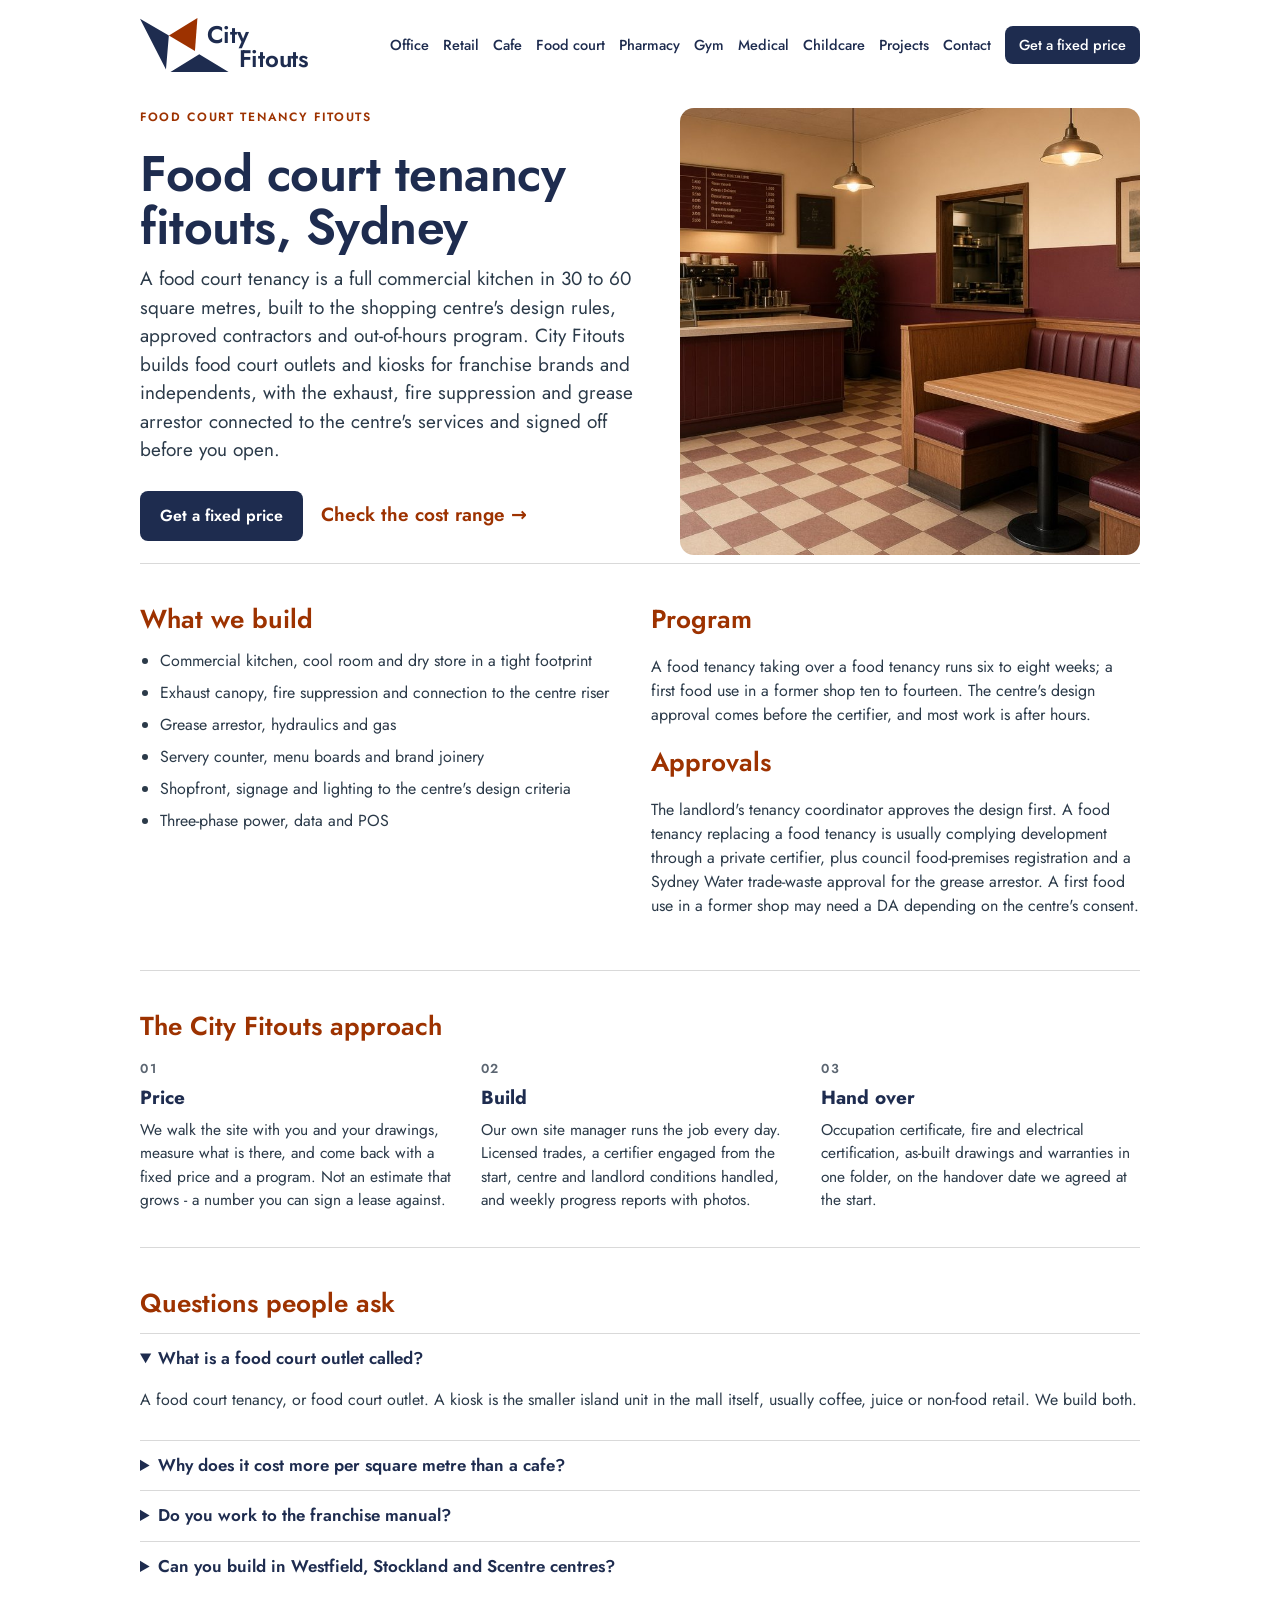
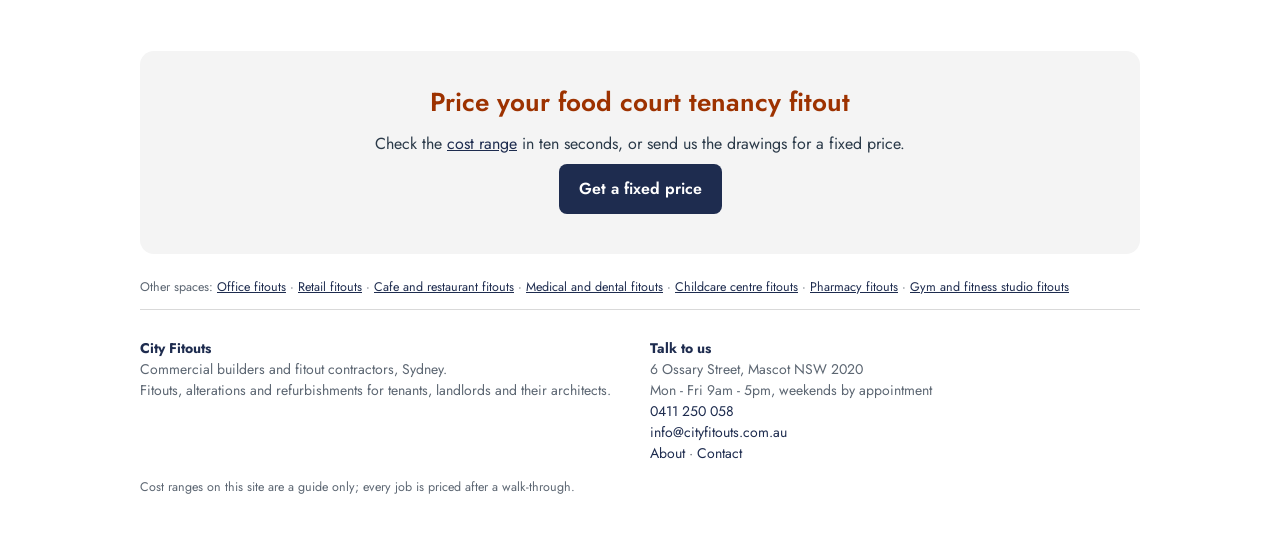
<file: food-court-fitouts-sydney.html>
<!doctype html>
<html lang="en-AU">
<head>
<meta charset="utf-8">
<meta name="viewport" content="width=device-width,initial-scale=1">
<title>Food court fitouts Sydney - shopping centre food tenancy builder | City Fitouts</title>
<meta name="description" content="Food court tenancy and kiosk fitout builders in Sydney. Commercial kitchen, exhaust and fire suppression, grease arrestor and branded servery in a 30-60 m2 tenancy, built to the centre's rules and program.">
<link rel="canonical" href="https://cityfitouts.com.au/food-court-fitouts-sydney">
<meta property="og:title" content="Food court fitouts Sydney - shopping centre food tenancy builder | City Fitouts">
<meta property="og:description" content="Food court tenancy and kiosk fitout builders in Sydney. Commercial kitchen, exhaust and fire suppression, grease arrestor and branded servery in a 30-60 m2 tenancy, built to the centre's rules and program.">
<meta property="og:url" content="https://cityfitouts.com.au/food-court-fitouts-sydney">
<meta property="og:type" content="website">
<meta property="og:image" content="https://cityfitouts.com.au/images/ricketty-street-mascot.jpg">
<link rel="icon" href="data:image/svg+xml,%3Csvg xmlns='http://www.w3.org/2000/svg' viewBox='0 -312 1596 1596'%3E%3Cpath d='M1596 973L549 973L1068 651Z M0 15L520 315L468 930Z' fill='%231E2C4F'/%3E%3Cpath d='M521 314L1035 0L990 596Z' fill='%239D3200'/%3E%3C/svg%3E">
<link rel="preconnect" href="https://fonts.googleapis.com"><link rel="preconnect" href="https://fonts.gstatic.com" crossorigin>
<link href="https://fonts.googleapis.com/css2?family=Jost:wght@400;500;600;700&display=swap" rel="stylesheet">
<link rel="stylesheet" href="/style.css">
<link rel="stylesheet" href="/city.css">
<script async src="https://www.googletagmanager.com/gtag/js?id=G-9XJ7DRJZG0"></script><script>window.dataLayer=window.dataLayer||[];function gtag(){dataLayer.push(arguments);}gtag("js",new Date());gtag("config","G-9XJ7DRJZG0");gtag("config","G-GN84K201WK");</script>
</head>
<body>
<div class="wrap">
  <header class="top">
    <a class="brand" href="/"><svg viewBox="0 0 1596 973" aria-hidden="true"><path d="M1596 973L549 973L1068 651Z M0 15L520 315L468 930Z" fill="#1E2C4F"/><path d="M521 314L1035 0L990 596Z" fill="#9D3200"/></svg><b><span class="c1">City</span><br>Fitouts</b></a>
    <nav><a href="/office-fitouts-sydney">Office</a><a href="/retail-fitouts-sydney">Retail</a><a href="/cafe-restaurant-fitouts-sydney">Cafe</a><a href="/food-court-fitouts-sydney">Food court</a><a href="/pharmacy-fitouts-sydney">Pharmacy</a><a href="/gym-fitouts-sydney">Gym</a><a href="/medical-fitouts-sydney">Medical</a><a href="/childcare-fitouts-sydney">Childcare</a><a href="/our-projects">Projects</a><a href="/contact">Contact</a><a class="cta" href="/fitout-cost#calc">Get a fixed price</a></nav>
  </header>

  <section class="hero split">
    <div><div class="kick">Food court tenancy fitouts</div><h1>Food court tenancy fitouts, Sydney</h1><p>A food court tenancy is a full commercial kitchen in 30 to 60 square metres, built to the shopping centre's design rules, approved contractors and out-of-hours program. City Fitouts builds food court outlets and kiosks for franchise brands and independents, with the exhaust, fire suppression and grease arrestor connected to the centre's services and signed off before you open.</p>
    <p><a class="btn" href="/fitout-cost?type=foodcourt#calc">Get a fixed price</a> &nbsp; <a class="textlink" href="/fitout-cost?type=foodcourt#calc">Check the cost range &rarr;</a></p></div>
    <div class="heroimg" role="img" aria-label="Food court tenancy fitouts" style="background-image:url(/images/food-court.jpg)"></div>
  </section>
  <section class="band"><div class="cols">
    <div><h2>What we build</h2><ul class="tick"><li>Commercial kitchen, cool room and dry store in a tight footprint</li><li>Exhaust canopy, fire suppression and connection to the centre riser</li><li>Grease arrestor, hydraulics and gas</li><li>Servery counter, menu boards and brand joinery</li><li>Shopfront, signage and lighting to the centre's design criteria</li><li>Three-phase power, data and POS</li></ul></div>
    <div><h2>Program</h2><p>A food tenancy taking over a food tenancy runs six to eight weeks; a first food use in a former shop ten to fourteen. The centre's design approval comes before the certifier, and most work is after hours.</p><h2>Approvals</h2><p>The landlord's tenancy coordinator approves the design first. A food tenancy replacing a food tenancy is usually complying development through a private certifier, plus council food-premises registration and a Sydney Water trade-waste approval for the grease arrestor. A first food use in a former shop may need a DA depending on the centre's consent.</p></div>
  </div></section>
  
  <section class="band">
    <h2>The City Fitouts approach</h2>
    <div class="steps">
      <div><span class="num">01</span><h3>Price</h3><p>We walk the site with you and your drawings, measure what is there, and come back with a fixed price and a program. Not an estimate that grows - a number you can sign a lease against.</p></div>
      <div><span class="num">02</span><h3>Build</h3><p>Our own site manager runs the job every day. Licensed trades, a certifier engaged from the start, centre and landlord conditions handled, and weekly progress reports with photos.</p></div>
      <div><span class="num">03</span><h3>Hand over</h3><p>Occupation certificate, fire and electrical certification, as-built drawings and warranties in one folder, on the handover date we agreed at the start.</p></div>
    </div>
  </section>
  <section class="band faq"><h2>Questions people ask</h2><details open><summary>What is a food court outlet called?</summary><p>A food court tenancy, or food court outlet. A kiosk is the smaller island unit in the mall itself, usually coffee, juice or non-food retail. We build both.</p></details><details><summary>Why does it cost more per square metre than a cafe?</summary><p>The same kitchen services in a much smaller space, plus the centre's design rules, approved trades, insurances, bond and after-hours work. The cost checker shows the range for your floor area.</p></details><details><summary>Do you work to the franchise manual?</summary><p>Yes. The brand sends its standard fitout package; we price it against the actual tenancy and build it to the brand's specification and the centre's rules.</p></details><details><summary>Can you build in Westfield, Stockland and Scentre centres?</summary><p>Yes. Macpac at Warringah Mall and Kareela Community Pharmacy were both centre fitouts, built on the centre's out-of-hours program.</p></details></section>
  <section class="cta-band"><h2>Price your food court tenancy fitout</h2><p>Check the <a href="/fitout-cost?type=foodcourt">cost range</a> in ten seconds, or send us the drawings for a fixed price.</p><p><a class="btn" href="/fitout-cost#calc">Get a fixed price</a></p></section>
  <p class="fine">Other spaces: <a href="/office-fitouts-sydney">Office fitouts</a> · <a href="/retail-fitouts-sydney">Retail fitouts</a> · <a href="/cafe-restaurant-fitouts-sydney">Cafe and restaurant fitouts</a> · <a href="/medical-fitouts-sydney">Medical and dental fitouts</a> · <a href="/childcare-fitouts-sydney">Childcare centre fitouts</a> · <a href="/pharmacy-fitouts-sydney">Pharmacy fitouts</a> · <a href="/gym-fitouts-sydney">Gym and fitness studio fitouts</a></p>

  <footer>
    <div class="fcols">
      <div><b>City Fitouts</b><br>Commercial builders and fitout contractors, Sydney.<br>Fitouts, alterations and refurbishments for tenants, landlords and their architects.</div>
      <div><b>Talk to us</b><br>6 Ossary Street, Mascot NSW 2020<br>Mon - Fri 9am - 5pm, weekends by appointment<br><a href="tel:0411250058">0411 250 058</a><br><a href="mailto:info@cityfitouts.com.au">info@cityfitouts.com.au</a><br><a href="/about">About</a> · <a href="/contact">Contact</a></div>
    </div>
    <p class="fine">Cost ranges on this site are a guide only; every job is priced after a walk-through.</p>
  </footer>
</div>
</body></html>

<script type="application/ld+json">{"@context": "https://schema.org", "@type": "FAQPage", "mainEntity": [{"@type": "Question", "name": "What is a food court outlet called?", "acceptedAnswer": {"@type": "Answer", "text": "A food court tenancy, or food court outlet. A kiosk is the smaller island unit in the mall itself, usually coffee, juice or non-food retail. We build both."}}, {"@type": "Question", "name": "Why does it cost more per square metre than a cafe?", "acceptedAnswer": {"@type": "Answer", "text": "The same kitchen services in a much smaller space, plus the centre's design rules, approved trades, insurances, bond and after-hours work. The cost checker shows the range for your floor area."}}, {"@type": "Question", "name": "Do you work to the franchise manual?", "acceptedAnswer": {"@type": "Answer", "text": "Yes. The brand sends its standard fitout package; we price it against the actual tenancy and build it to the brand's specification and the centre's rules."}}, {"@type": "Question", "name": "Can you build in Westfield, Stockland and Scentre centres?", "acceptedAnswer": {"@type": "Answer", "text": "Yes. Macpac at Warringah Mall and Kareela Community Pharmacy were both centre fitouts, built on the centre's out-of-hours program."}}]}</script>
<script type="application/ld+json">{"@context": "https://schema.org", "@type": "Service", "serviceType": "Food court tenancy fitouts", "provider": {"@type": "GeneralContractor", "name": "City Fitouts", "telephone": "+61 0411 250 058", "url": "https://cityfitouts.com.au/"}, "areaServed": "Sydney, NSW", "url": "https://cityfitouts.com.au/food-court-fitouts-sydney"}</script>
</file>
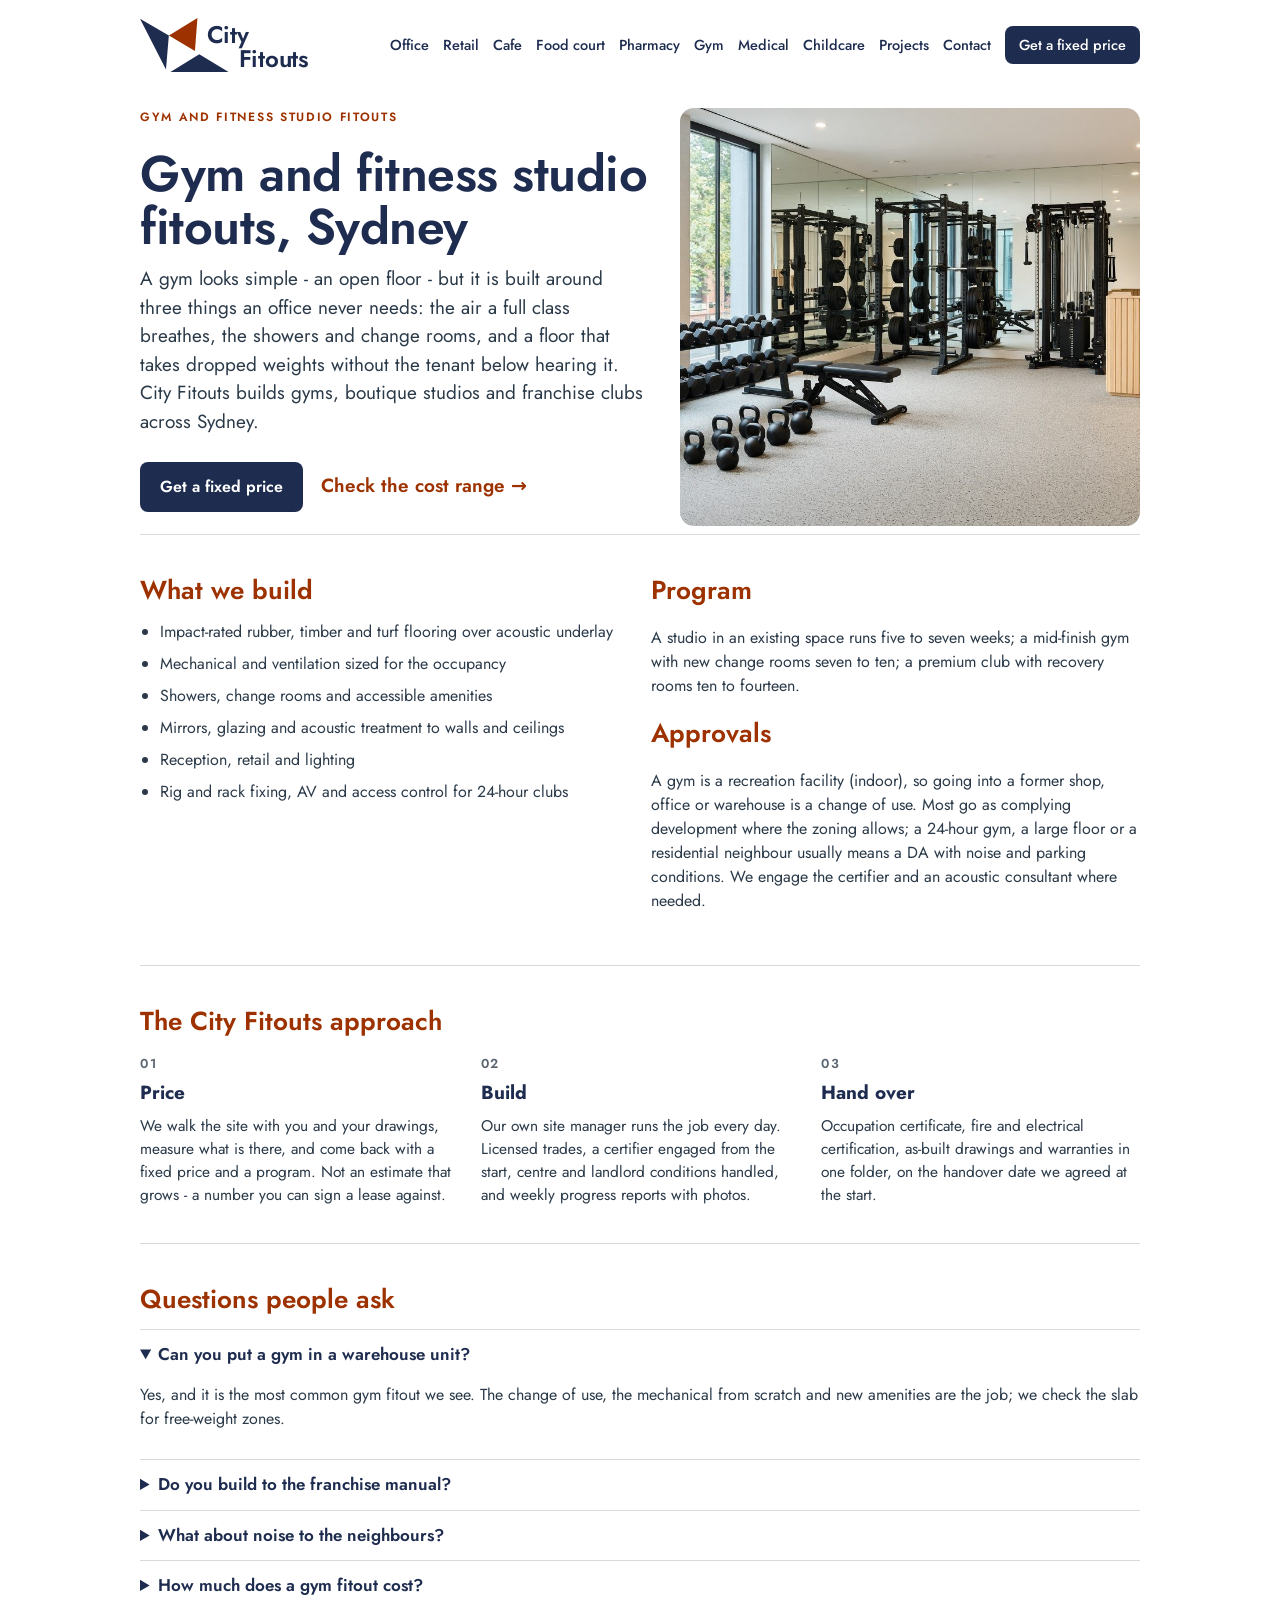
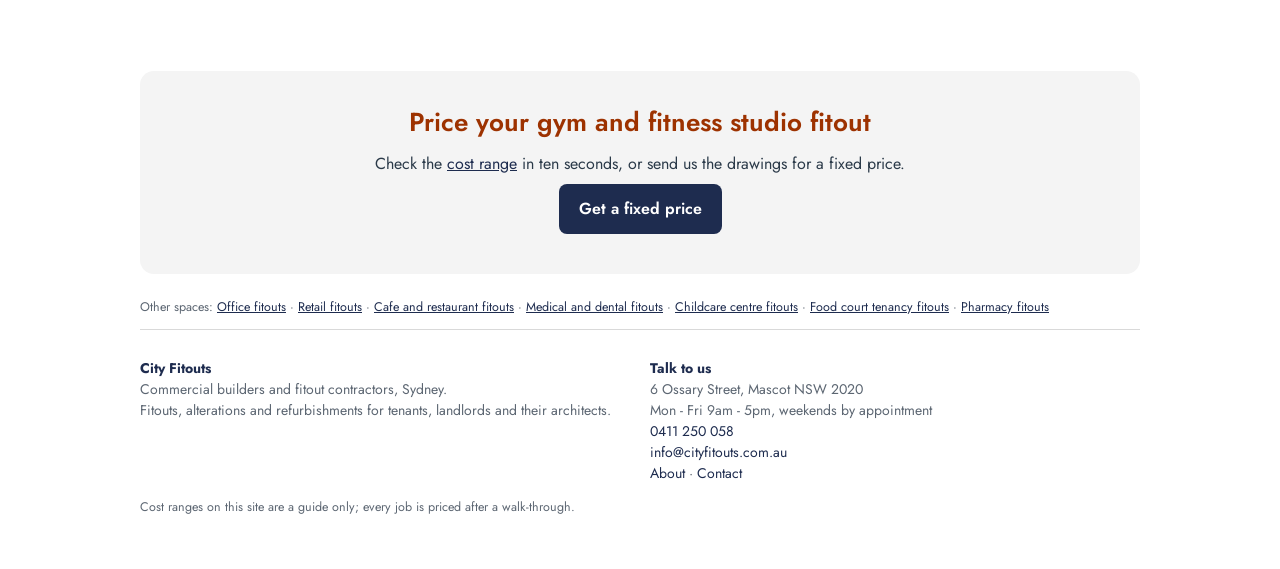
<file: gym-fitouts-sydney.html>
<!doctype html>
<html lang="en-AU">
<head>
<meta charset="utf-8">
<meta name="viewport" content="width=device-width,initial-scale=1">
<title>Gym fitouts Sydney - fitness studio builder | City Fitouts</title>
<meta name="description" content="Gym and fitness studio fitout builders in Sydney. Impact-rated flooring, mirrors, mechanical and ventilation, showers and change rooms, acoustic treatment and the change-of-use approval, to a fixed price.">
<link rel="canonical" href="https://cityfitouts.com.au/gym-fitouts-sydney">
<meta property="og:title" content="Gym fitouts Sydney - fitness studio builder | City Fitouts">
<meta property="og:description" content="Gym and fitness studio fitout builders in Sydney. Impact-rated flooring, mirrors, mechanical and ventilation, showers and change rooms, acoustic treatment and the change-of-use approval, to a fixed price.">
<meta property="og:url" content="https://cityfitouts.com.au/gym-fitouts-sydney">
<meta property="og:type" content="website">
<meta property="og:image" content="https://cityfitouts.com.au/images/ricketty-street-mascot.jpg">
<link rel="icon" href="data:image/svg+xml,%3Csvg xmlns='http://www.w3.org/2000/svg' viewBox='0 -312 1596 1596'%3E%3Cpath d='M1596 973L549 973L1068 651Z M0 15L520 315L468 930Z' fill='%231E2C4F'/%3E%3Cpath d='M521 314L1035 0L990 596Z' fill='%239D3200'/%3E%3C/svg%3E">
<link rel="preconnect" href="https://fonts.googleapis.com"><link rel="preconnect" href="https://fonts.gstatic.com" crossorigin>
<link href="https://fonts.googleapis.com/css2?family=Jost:wght@400;500;600;700&display=swap" rel="stylesheet">
<link rel="stylesheet" href="/style.css">
<link rel="stylesheet" href="/city.css">
<script async src="https://www.googletagmanager.com/gtag/js?id=G-9XJ7DRJZG0"></script><script>window.dataLayer=window.dataLayer||[];function gtag(){dataLayer.push(arguments);}gtag("js",new Date());gtag("config","G-9XJ7DRJZG0");gtag("config","G-GN84K201WK");</script>
</head>
<body>
<div class="wrap">
  <header class="top">
    <a class="brand" href="/"><svg viewBox="0 0 1596 973" aria-hidden="true"><path d="M1596 973L549 973L1068 651Z M0 15L520 315L468 930Z" fill="#1E2C4F"/><path d="M521 314L1035 0L990 596Z" fill="#9D3200"/></svg><b><span class="c1">City</span><br>Fitouts</b></a>
    <nav><a href="/office-fitouts-sydney">Office</a><a href="/retail-fitouts-sydney">Retail</a><a href="/cafe-restaurant-fitouts-sydney">Cafe</a><a href="/food-court-fitouts-sydney">Food court</a><a href="/pharmacy-fitouts-sydney">Pharmacy</a><a href="/gym-fitouts-sydney">Gym</a><a href="/medical-fitouts-sydney">Medical</a><a href="/childcare-fitouts-sydney">Childcare</a><a href="/our-projects">Projects</a><a href="/contact">Contact</a><a class="cta" href="/fitout-cost#calc">Get a fixed price</a></nav>
  </header>

  <section class="hero split">
    <div><div class="kick">Gym and fitness studio fitouts</div><h1>Gym and fitness studio fitouts, Sydney</h1><p>A gym looks simple - an open floor - but it is built around three things an office never needs: the air a full class breathes, the showers and change rooms, and a floor that takes dropped weights without the tenant below hearing it. City Fitouts builds gyms, boutique studios and franchise clubs across Sydney.</p>
    <p><a class="btn" href="/fitout-cost?type=gym#calc">Get a fixed price</a> &nbsp; <a class="textlink" href="/fitout-cost?type=gym#calc">Check the cost range &rarr;</a></p></div>
    <div class="heroimg" role="img" aria-label="Gym and fitness studio fitouts" style="background-image:url(/images/gym.jpg)"></div>
  </section>
  <section class="band"><div class="cols">
    <div><h2>What we build</h2><ul class="tick"><li>Impact-rated rubber, timber and turf flooring over acoustic underlay</li><li>Mechanical and ventilation sized for the occupancy</li><li>Showers, change rooms and accessible amenities</li><li>Mirrors, glazing and acoustic treatment to walls and ceilings</li><li>Reception, retail and lighting</li><li>Rig and rack fixing, AV and access control for 24-hour clubs</li></ul></div>
    <div><h2>Program</h2><p>A studio in an existing space runs five to seven weeks; a mid-finish gym with new change rooms seven to ten; a premium club with recovery rooms ten to fourteen.</p><h2>Approvals</h2><p>A gym is a recreation facility (indoor), so going into a former shop, office or warehouse is a change of use. Most go as complying development where the zoning allows; a 24-hour gym, a large floor or a residential neighbour usually means a DA with noise and parking conditions. We engage the certifier and an acoustic consultant where needed.</p></div>
  </div></section>
  
  <section class="band">
    <h2>The City Fitouts approach</h2>
    <div class="steps">
      <div><span class="num">01</span><h3>Price</h3><p>We walk the site with you and your drawings, measure what is there, and come back with a fixed price and a program. Not an estimate that grows - a number you can sign a lease against.</p></div>
      <div><span class="num">02</span><h3>Build</h3><p>Our own site manager runs the job every day. Licensed trades, a certifier engaged from the start, centre and landlord conditions handled, and weekly progress reports with photos.</p></div>
      <div><span class="num">03</span><h3>Hand over</h3><p>Occupation certificate, fire and electrical certification, as-built drawings and warranties in one folder, on the handover date we agreed at the start.</p></div>
    </div>
  </section>
  <section class="band faq"><h2>Questions people ask</h2><details open><summary>Can you put a gym in a warehouse unit?</summary><p>Yes, and it is the most common gym fitout we see. The change of use, the mechanical from scratch and new amenities are the job; we check the slab for free-weight zones.</p></details><details><summary>Do you build to the franchise manual?</summary><p>Yes. Anytime, F45, Snap and the boutique brands each have a fitout standard for floor zones, finishes and signage; we price it against the actual tenancy.</p></details><details><summary>What about noise to the neighbours?</summary><p>Dropped weights and class music carry through slabs and party walls. We build the floor and the acoustic treatment to the consultant's spec so the DA conditions are met on day one.</p></details><details><summary>How much does a gym fitout cost?</summary><p>Roughly $1,200-3,500 per m2 in 2026, excluding equipment. The cost checker gives the range for your floor area.</p></details></section>
  <section class="cta-band"><h2>Price your gym and fitness studio fitout</h2><p>Check the <a href="/fitout-cost?type=gym">cost range</a> in ten seconds, or send us the drawings for a fixed price.</p><p><a class="btn" href="/fitout-cost#calc">Get a fixed price</a></p></section>
  <p class="fine">Other spaces: <a href="/office-fitouts-sydney">Office fitouts</a> · <a href="/retail-fitouts-sydney">Retail fitouts</a> · <a href="/cafe-restaurant-fitouts-sydney">Cafe and restaurant fitouts</a> · <a href="/medical-fitouts-sydney">Medical and dental fitouts</a> · <a href="/childcare-fitouts-sydney">Childcare centre fitouts</a> · <a href="/food-court-fitouts-sydney">Food court tenancy fitouts</a> · <a href="/pharmacy-fitouts-sydney">Pharmacy fitouts</a></p>

  <footer>
    <div class="fcols">
      <div><b>City Fitouts</b><br>Commercial builders and fitout contractors, Sydney.<br>Fitouts, alterations and refurbishments for tenants, landlords and their architects.</div>
      <div><b>Talk to us</b><br>6 Ossary Street, Mascot NSW 2020<br>Mon - Fri 9am - 5pm, weekends by appointment<br><a href="tel:0411250058">0411 250 058</a><br><a href="mailto:info@cityfitouts.com.au">info@cityfitouts.com.au</a><br><a href="/about">About</a> · <a href="/contact">Contact</a></div>
    </div>
    <p class="fine">Cost ranges on this site are a guide only; every job is priced after a walk-through.</p>
  </footer>
</div>
</body></html>

<script type="application/ld+json">{"@context": "https://schema.org", "@type": "FAQPage", "mainEntity": [{"@type": "Question", "name": "Can you put a gym in a warehouse unit?", "acceptedAnswer": {"@type": "Answer", "text": "Yes, and it is the most common gym fitout we see. The change of use, the mechanical from scratch and new amenities are the job; we check the slab for free-weight zones."}}, {"@type": "Question", "name": "Do you build to the franchise manual?", "acceptedAnswer": {"@type": "Answer", "text": "Yes. Anytime, F45, Snap and the boutique brands each have a fitout standard for floor zones, finishes and signage; we price it against the actual tenancy."}}, {"@type": "Question", "name": "What about noise to the neighbours?", "acceptedAnswer": {"@type": "Answer", "text": "Dropped weights and class music carry through slabs and party walls. We build the floor and the acoustic treatment to the consultant's spec so the DA conditions are met on day one."}}, {"@type": "Question", "name": "How much does a gym fitout cost?", "acceptedAnswer": {"@type": "Answer", "text": "Roughly $1,200-3,500 per m2 in 2026, excluding equipment. The cost checker gives the range for your floor area."}}]}</script>
<script type="application/ld+json">{"@context": "https://schema.org", "@type": "Service", "serviceType": "Gym and fitness studio fitouts", "provider": {"@type": "GeneralContractor", "name": "City Fitouts", "telephone": "+61 0411 250 058", "url": "https://cityfitouts.com.au/"}, "areaServed": "Sydney, NSW", "url": "https://cityfitouts.com.au/gym-fitouts-sydney"}</script>
</file>
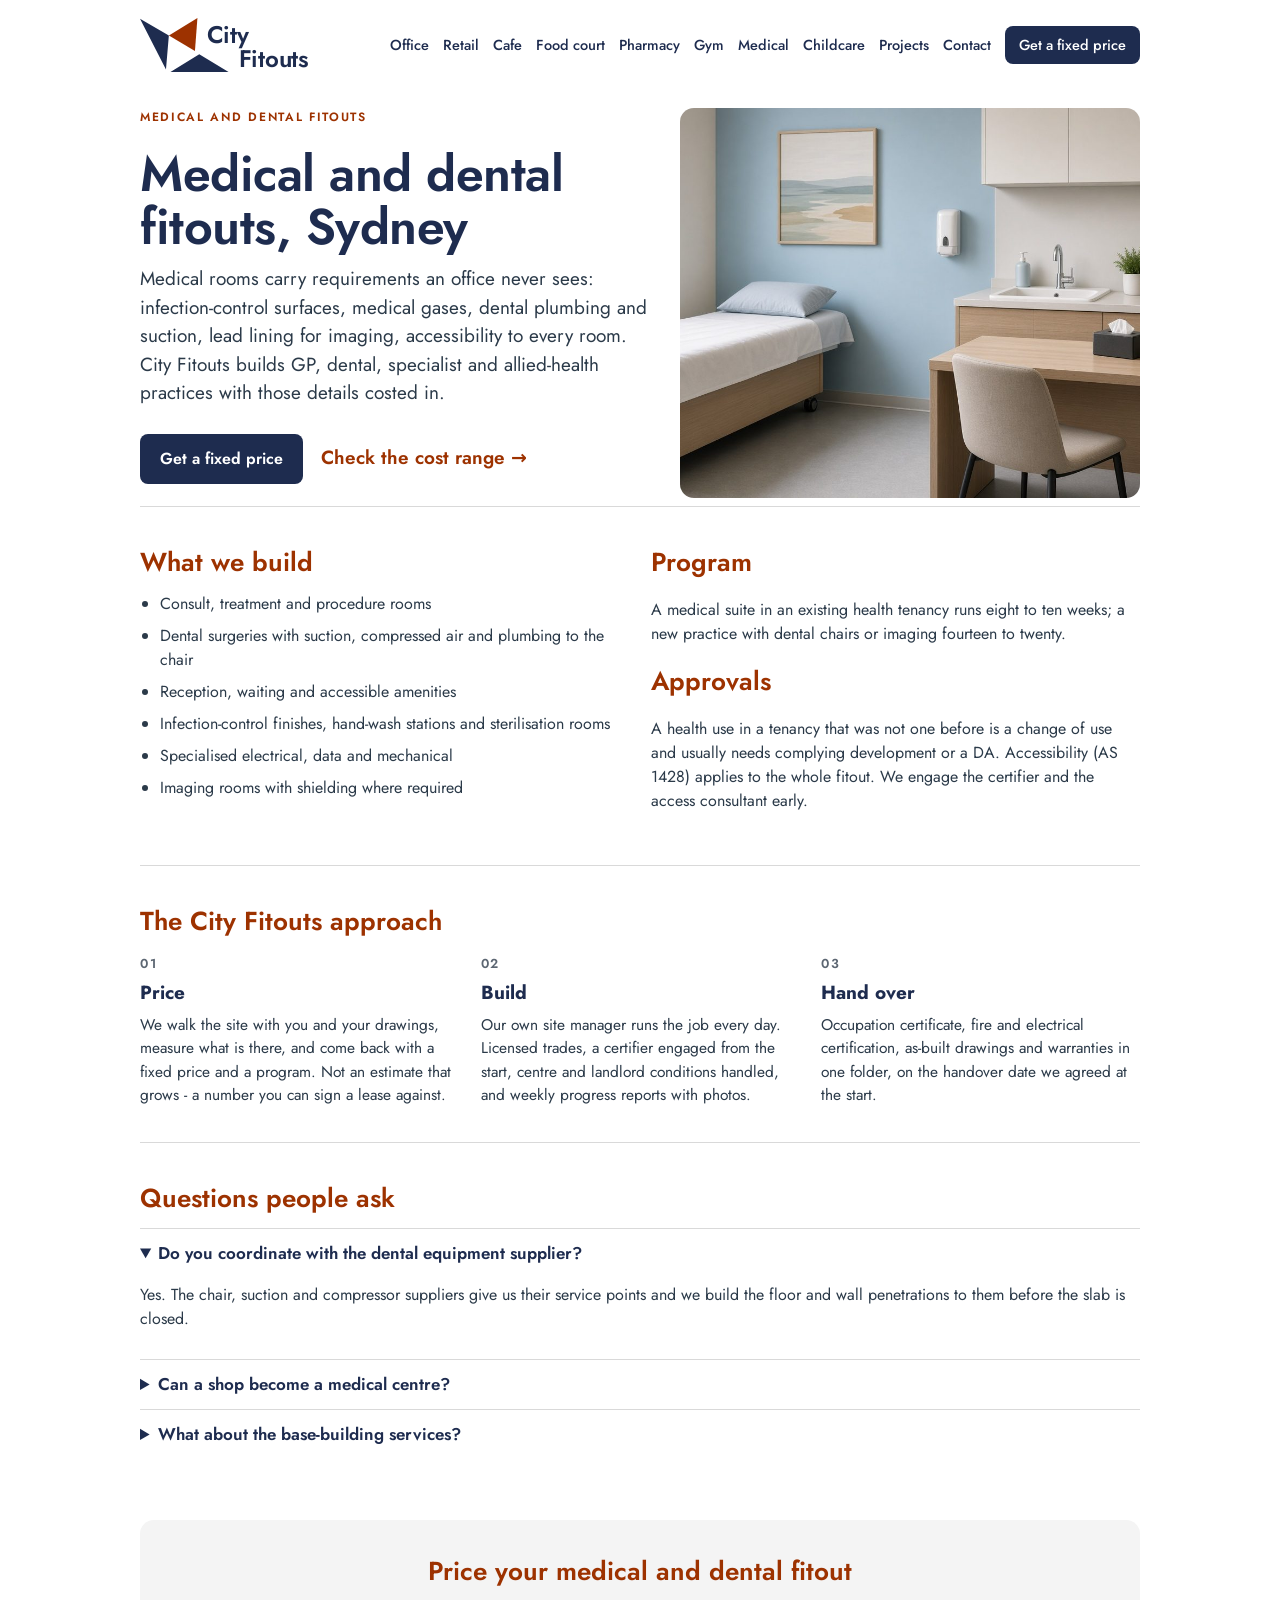
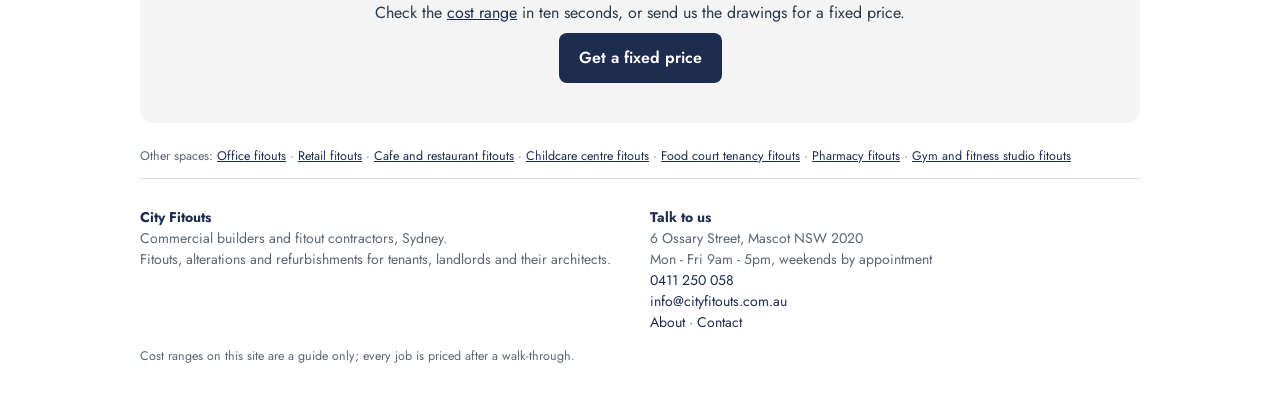
<file: medical-fitouts-sydney.html>
<!doctype html>
<html lang="en-AU">
<head>
<meta charset="utf-8">
<meta name="viewport" content="width=device-width,initial-scale=1">
<title>Medical and dental fitouts Sydney - healthcare builder | City Fitouts</title>
<meta name="description" content="Medical, dental and allied-health fitout builders in Sydney. Consult rooms, surgeries, treatment rooms, specialised plumbing and electrical, infection control, built to a fixed price.">
<link rel="canonical" href="https://cityfitouts.com.au/medical-fitouts-sydney">
<meta property="og:title" content="Medical and dental fitouts Sydney - healthcare builder | City Fitouts">
<meta property="og:description" content="Medical, dental and allied-health fitout builders in Sydney. Consult rooms, surgeries, treatment rooms, specialised plumbing and electrical, infection control, built to a fixed price.">
<meta property="og:url" content="https://cityfitouts.com.au/medical-fitouts-sydney">
<meta property="og:type" content="website">
<meta property="og:image" content="https://cityfitouts.com.au/images/ricketty-street-mascot.jpg">
<link rel="icon" href="data:image/svg+xml,%3Csvg xmlns='http://www.w3.org/2000/svg' viewBox='0 -312 1596 1596'%3E%3Cpath d='M1596 973L549 973L1068 651Z M0 15L520 315L468 930Z' fill='%231E2C4F'/%3E%3Cpath d='M521 314L1035 0L990 596Z' fill='%239D3200'/%3E%3C/svg%3E">
<link rel="preconnect" href="https://fonts.googleapis.com"><link rel="preconnect" href="https://fonts.gstatic.com" crossorigin>
<link href="https://fonts.googleapis.com/css2?family=Jost:wght@400;500;600;700&display=swap" rel="stylesheet">
<link rel="stylesheet" href="/style.css">
<link rel="stylesheet" href="/city.css">
<script async src="https://www.googletagmanager.com/gtag/js?id=G-9XJ7DRJZG0"></script><script>window.dataLayer=window.dataLayer||[];function gtag(){dataLayer.push(arguments);}gtag("js",new Date());gtag("config","G-9XJ7DRJZG0");gtag("config","G-GN84K201WK");</script>
</head>
<body>
<div class="wrap">
  <header class="top">
    <a class="brand" href="/"><svg viewBox="0 0 1596 973" aria-hidden="true"><path d="M1596 973L549 973L1068 651Z M0 15L520 315L468 930Z" fill="#1E2C4F"/><path d="M521 314L1035 0L990 596Z" fill="#9D3200"/></svg><b><span class="c1">City</span><br>Fitouts</b></a>
    <nav><a href="/office-fitouts-sydney">Office</a><a href="/retail-fitouts-sydney">Retail</a><a href="/cafe-restaurant-fitouts-sydney">Cafe</a><a href="/food-court-fitouts-sydney">Food court</a><a href="/pharmacy-fitouts-sydney">Pharmacy</a><a href="/gym-fitouts-sydney">Gym</a><a href="/medical-fitouts-sydney">Medical</a><a href="/childcare-fitouts-sydney">Childcare</a><a href="/our-projects">Projects</a><a href="/contact">Contact</a><a class="cta" href="/fitout-cost#calc">Get a fixed price</a></nav>
  </header>

  <section class="hero split">
    <div><div class="kick">Medical and dental fitouts</div><h1>Medical and dental fitouts, Sydney</h1><p>Medical rooms carry requirements an office never sees: infection-control surfaces, medical gases, dental plumbing and suction, lead lining for imaging, accessibility to every room. City Fitouts builds GP, dental, specialist and allied-health practices with those details costed in.</p>
    <p><a class="btn" href="/fitout-cost?type=medical#calc">Get a fixed price</a> &nbsp; <a class="textlink" href="/fitout-cost?type=medical#calc">Check the cost range &rarr;</a></p></div>
    <div class="heroimg" role="img" aria-label="Medical and dental fitouts" style="background-image:url(/images/medical-consult.jpg)"></div>
  </section>
  <section class="band"><div class="cols">
    <div><h2>What we build</h2><ul class="tick"><li>Consult, treatment and procedure rooms</li><li>Dental surgeries with suction, compressed air and plumbing to the chair</li><li>Reception, waiting and accessible amenities</li><li>Infection-control finishes, hand-wash stations and sterilisation rooms</li><li>Specialised electrical, data and mechanical</li><li>Imaging rooms with shielding where required</li></ul></div>
    <div><h2>Program</h2><p>A medical suite in an existing health tenancy runs eight to ten weeks; a new practice with dental chairs or imaging fourteen to twenty.</p><h2>Approvals</h2><p>A health use in a tenancy that was not one before is a change of use and usually needs complying development or a DA. Accessibility (AS 1428) applies to the whole fitout. We engage the certifier and the access consultant early.</p></div>
  </div></section>
  
  <section class="band">
    <h2>The City Fitouts approach</h2>
    <div class="steps">
      <div><span class="num">01</span><h3>Price</h3><p>We walk the site with you and your drawings, measure what is there, and come back with a fixed price and a program. Not an estimate that grows - a number you can sign a lease against.</p></div>
      <div><span class="num">02</span><h3>Build</h3><p>Our own site manager runs the job every day. Licensed trades, a certifier engaged from the start, centre and landlord conditions handled, and weekly progress reports with photos.</p></div>
      <div><span class="num">03</span><h3>Hand over</h3><p>Occupation certificate, fire and electrical certification, as-built drawings and warranties in one folder, on the handover date we agreed at the start.</p></div>
    </div>
  </section>
  <section class="band faq"><h2>Questions people ask</h2><details open><summary>Do you coordinate with the dental equipment supplier?</summary><p>Yes. The chair, suction and compressor suppliers give us their service points and we build the floor and wall penetrations to them before the slab is closed.</p></details><details><summary>Can a shop become a medical centre?</summary><p>Often, but it is a change of use with parking, accessibility and sometimes acoustic requirements. We check the tenancy before you sign the lease.</p></details><details><summary>What about the base-building services?</summary><p>Medical rooms draw more power and air than offices. We check the switchboard and mechanical capacity at the walk-through, so the price includes any upgrade.</p></details></section>
  <section class="cta-band"><h2>Price your medical and dental fitout</h2><p>Check the <a href="/fitout-cost?type=medical">cost range</a> in ten seconds, or send us the drawings for a fixed price.</p><p><a class="btn" href="/fitout-cost#calc">Get a fixed price</a></p></section>
  <p class="fine">Other spaces: <a href="/office-fitouts-sydney">Office fitouts</a> · <a href="/retail-fitouts-sydney">Retail fitouts</a> · <a href="/cafe-restaurant-fitouts-sydney">Cafe and restaurant fitouts</a> · <a href="/childcare-fitouts-sydney">Childcare centre fitouts</a> · <a href="/food-court-fitouts-sydney">Food court tenancy fitouts</a> · <a href="/pharmacy-fitouts-sydney">Pharmacy fitouts</a> · <a href="/gym-fitouts-sydney">Gym and fitness studio fitouts</a></p>

  <footer>
    <div class="fcols">
      <div><b>City Fitouts</b><br>Commercial builders and fitout contractors, Sydney.<br>Fitouts, alterations and refurbishments for tenants, landlords and their architects.</div>
      <div><b>Talk to us</b><br>6 Ossary Street, Mascot NSW 2020<br>Mon - Fri 9am - 5pm, weekends by appointment<br><a href="tel:0411250058">0411 250 058</a><br><a href="mailto:info@cityfitouts.com.au">info@cityfitouts.com.au</a><br><a href="/about">About</a> · <a href="/contact">Contact</a></div>
    </div>
    <p class="fine">Cost ranges on this site are a guide only; every job is priced after a walk-through.</p>
  </footer>
</div>
</body></html>

<script type="application/ld+json">{"@context": "https://schema.org", "@type": "FAQPage", "mainEntity": [{"@type": "Question", "name": "Do you coordinate with the dental equipment supplier?", "acceptedAnswer": {"@type": "Answer", "text": "Yes. The chair, suction and compressor suppliers give us their service points and we build the floor and wall penetrations to them before the slab is closed."}}, {"@type": "Question", "name": "Can a shop become a medical centre?", "acceptedAnswer": {"@type": "Answer", "text": "Often, but it is a change of use with parking, accessibility and sometimes acoustic requirements. We check the tenancy before you sign the lease."}}, {"@type": "Question", "name": "What about the base-building services?", "acceptedAnswer": {"@type": "Answer", "text": "Medical rooms draw more power and air than offices. We check the switchboard and mechanical capacity at the walk-through, so the price includes any upgrade."}}]}</script>
<script type="application/ld+json">{"@context": "https://schema.org", "@type": "Service", "serviceType": "Medical and dental fitouts", "provider": {"@type": "GeneralContractor", "name": "City Fitouts", "telephone": "+61 0411 250 058", "url": "https://cityfitouts.com.au/"}, "areaServed": "Sydney, NSW", "url": "https://cityfitouts.com.au/medical-fitouts-sydney"}</script>
</file>
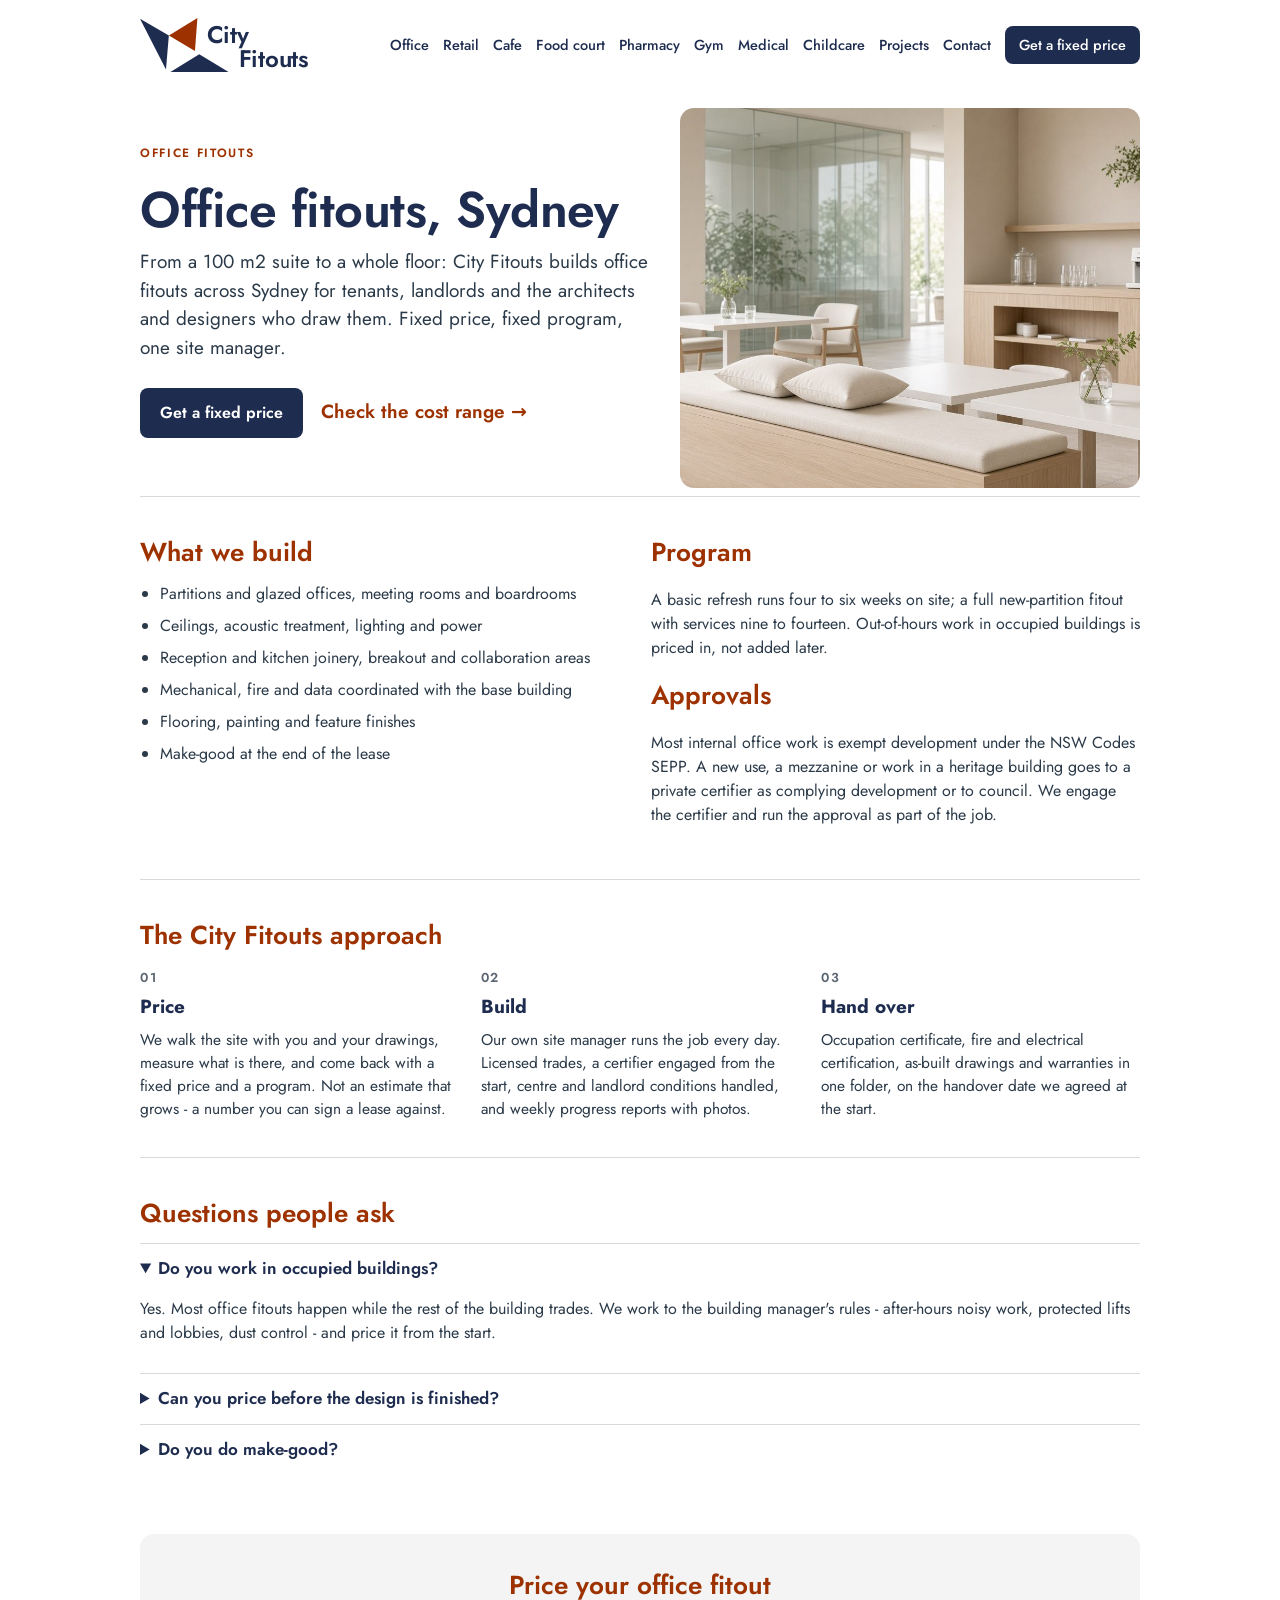
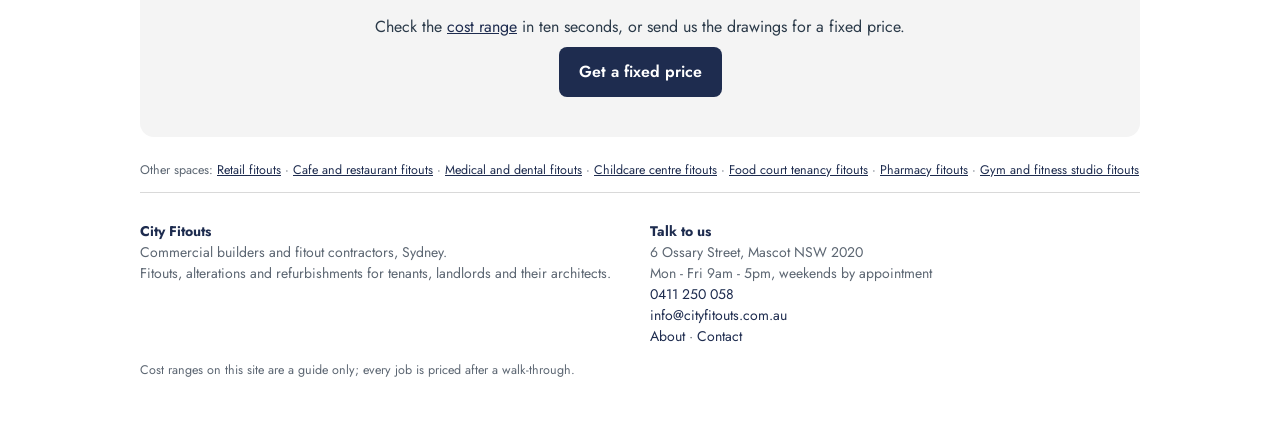
<file: office-fitouts-sydney.html>
<!doctype html>
<html lang="en-AU">
<head>
<meta charset="utf-8">
<meta name="viewport" content="width=device-width,initial-scale=1">
<title>Office fitouts Sydney - fixed price commercial builder | City Fitouts</title>
<meta name="description" content="Office fitout builders in Sydney. Partitions, glazing, ceilings, joinery, services and make-good, built to a fixed price and program from your designer's drawings.">
<link rel="canonical" href="https://cityfitouts.com.au/office-fitouts-sydney">
<meta property="og:title" content="Office fitouts Sydney - fixed price commercial builder | City Fitouts">
<meta property="og:description" content="Office fitout builders in Sydney. Partitions, glazing, ceilings, joinery, services and make-good, built to a fixed price and program from your designer's drawings.">
<meta property="og:url" content="https://cityfitouts.com.au/office-fitouts-sydney">
<meta property="og:type" content="website">
<meta property="og:image" content="https://cityfitouts.com.au/images/ricketty-street-mascot.jpg">
<link rel="icon" href="data:image/svg+xml,%3Csvg xmlns='http://www.w3.org/2000/svg' viewBox='0 -312 1596 1596'%3E%3Cpath d='M1596 973L549 973L1068 651Z M0 15L520 315L468 930Z' fill='%231E2C4F'/%3E%3Cpath d='M521 314L1035 0L990 596Z' fill='%239D3200'/%3E%3C/svg%3E">
<link rel="preconnect" href="https://fonts.googleapis.com"><link rel="preconnect" href="https://fonts.gstatic.com" crossorigin>
<link href="https://fonts.googleapis.com/css2?family=Jost:wght@400;500;600;700&display=swap" rel="stylesheet">
<link rel="stylesheet" href="/style.css">
<link rel="stylesheet" href="/city.css">
<script async src="https://www.googletagmanager.com/gtag/js?id=G-9XJ7DRJZG0"></script><script>window.dataLayer=window.dataLayer||[];function gtag(){dataLayer.push(arguments);}gtag("js",new Date());gtag("config","G-9XJ7DRJZG0");gtag("config","G-GN84K201WK");</script>
</head>
<body>
<div class="wrap">
  <header class="top">
    <a class="brand" href="/"><svg viewBox="0 0 1596 973" aria-hidden="true"><path d="M1596 973L549 973L1068 651Z M0 15L520 315L468 930Z" fill="#1E2C4F"/><path d="M521 314L1035 0L990 596Z" fill="#9D3200"/></svg><b><span class="c1">City</span><br>Fitouts</b></a>
    <nav><a href="/office-fitouts-sydney">Office</a><a href="/retail-fitouts-sydney">Retail</a><a href="/cafe-restaurant-fitouts-sydney">Cafe</a><a href="/food-court-fitouts-sydney">Food court</a><a href="/pharmacy-fitouts-sydney">Pharmacy</a><a href="/gym-fitouts-sydney">Gym</a><a href="/medical-fitouts-sydney">Medical</a><a href="/childcare-fitouts-sydney">Childcare</a><a href="/our-projects">Projects</a><a href="/contact">Contact</a><a class="cta" href="/fitout-cost#calc">Get a fixed price</a></nav>
  </header>

  <section class="hero split">
    <div><div class="kick">Office fitouts</div><h1>Office fitouts, Sydney</h1><p>From a 100 m2 suite to a whole floor: City Fitouts builds office fitouts across Sydney for tenants, landlords and the architects and designers who draw them. Fixed price, fixed program, one site manager.</p>
    <p><a class="btn" href="/fitout-cost?type=office#calc">Get a fixed price</a> &nbsp; <a class="textlink" href="/fitout-cost?type=office#calc">Check the cost range &rarr;</a></p></div>
    <div class="heroimg" role="img" aria-label="Office fitouts" style="background-image:url(/images/office-breakout.jpg)"></div>
  </section>
  <section class="band"><div class="cols">
    <div><h2>What we build</h2><ul class="tick"><li>Partitions and glazed offices, meeting rooms and boardrooms</li><li>Ceilings, acoustic treatment, lighting and power</li><li>Reception and kitchen joinery, breakout and collaboration areas</li><li>Mechanical, fire and data coordinated with the base building</li><li>Flooring, painting and feature finishes</li><li>Make-good at the end of the lease</li></ul></div>
    <div><h2>Program</h2><p>A basic refresh runs four to six weeks on site; a full new-partition fitout with services nine to fourteen. Out-of-hours work in occupied buildings is priced in, not added later.</p><h2>Approvals</h2><p>Most internal office work is exempt development under the NSW Codes SEPP. A new use, a mezzanine or work in a heritage building goes to a private certifier as complying development or to council. We engage the certifier and run the approval as part of the job.</p></div>
  </div></section>
  
  <section class="band">
    <h2>The City Fitouts approach</h2>
    <div class="steps">
      <div><span class="num">01</span><h3>Price</h3><p>We walk the site with you and your drawings, measure what is there, and come back with a fixed price and a program. Not an estimate that grows - a number you can sign a lease against.</p></div>
      <div><span class="num">02</span><h3>Build</h3><p>Our own site manager runs the job every day. Licensed trades, a certifier engaged from the start, centre and landlord conditions handled, and weekly progress reports with photos.</p></div>
      <div><span class="num">03</span><h3>Hand over</h3><p>Occupation certificate, fire and electrical certification, as-built drawings and warranties in one folder, on the handover date we agreed at the start.</p></div>
    </div>
  </section>
  <section class="band faq"><h2>Questions people ask</h2><details open><summary>Do you work in occupied buildings?</summary><p>Yes. Most office fitouts happen while the rest of the building trades. We work to the building manager's rules - after-hours noisy work, protected lifts and lobbies, dust control - and price it from the start.</p></details><details><summary>Can you price before the design is finished?</summary><p>Yes, and it is the best time. We price your designer's sketch set so the design can be trimmed to the budget before the drawings are complete.</p></details><details><summary>Do you do make-good?</summary><p>Yes. We price the make-good against the lease and the landlord's schedule, so the tenant hands back exactly what is required and no more.</p></details></section>
  <section class="cta-band"><h2>Price your office fitout</h2><p>Check the <a href="/fitout-cost?type=office">cost range</a> in ten seconds, or send us the drawings for a fixed price.</p><p><a class="btn" href="/fitout-cost#calc">Get a fixed price</a></p></section>
  <p class="fine">Other spaces: <a href="/retail-fitouts-sydney">Retail fitouts</a> · <a href="/cafe-restaurant-fitouts-sydney">Cafe and restaurant fitouts</a> · <a href="/medical-fitouts-sydney">Medical and dental fitouts</a> · <a href="/childcare-fitouts-sydney">Childcare centre fitouts</a> · <a href="/food-court-fitouts-sydney">Food court tenancy fitouts</a> · <a href="/pharmacy-fitouts-sydney">Pharmacy fitouts</a> · <a href="/gym-fitouts-sydney">Gym and fitness studio fitouts</a></p>

  <footer>
    <div class="fcols">
      <div><b>City Fitouts</b><br>Commercial builders and fitout contractors, Sydney.<br>Fitouts, alterations and refurbishments for tenants, landlords and their architects.</div>
      <div><b>Talk to us</b><br>6 Ossary Street, Mascot NSW 2020<br>Mon - Fri 9am - 5pm, weekends by appointment<br><a href="tel:0411250058">0411 250 058</a><br><a href="mailto:info@cityfitouts.com.au">info@cityfitouts.com.au</a><br><a href="/about">About</a> · <a href="/contact">Contact</a></div>
    </div>
    <p class="fine">Cost ranges on this site are a guide only; every job is priced after a walk-through.</p>
  </footer>
</div>
</body></html>

<script type="application/ld+json">{"@context": "https://schema.org", "@type": "FAQPage", "mainEntity": [{"@type": "Question", "name": "Do you work in occupied buildings?", "acceptedAnswer": {"@type": "Answer", "text": "Yes. Most office fitouts happen while the rest of the building trades. We work to the building manager's rules - after-hours noisy work, protected lifts and lobbies, dust control - and price it from the start."}}, {"@type": "Question", "name": "Can you price before the design is finished?", "acceptedAnswer": {"@type": "Answer", "text": "Yes, and it is the best time. We price your designer's sketch set so the design can be trimmed to the budget before the drawings are complete."}}, {"@type": "Question", "name": "Do you do make-good?", "acceptedAnswer": {"@type": "Answer", "text": "Yes. We price the make-good against the lease and the landlord's schedule, so the tenant hands back exactly what is required and no more."}}]}</script>
<script type="application/ld+json">{"@context": "https://schema.org", "@type": "Service", "serviceType": "Office fitouts", "provider": {"@type": "GeneralContractor", "name": "City Fitouts", "telephone": "+61 0411 250 058", "url": "https://cityfitouts.com.au/"}, "areaServed": "Sydney, NSW", "url": "https://cityfitouts.com.au/office-fitouts-sydney"}</script>
</file>
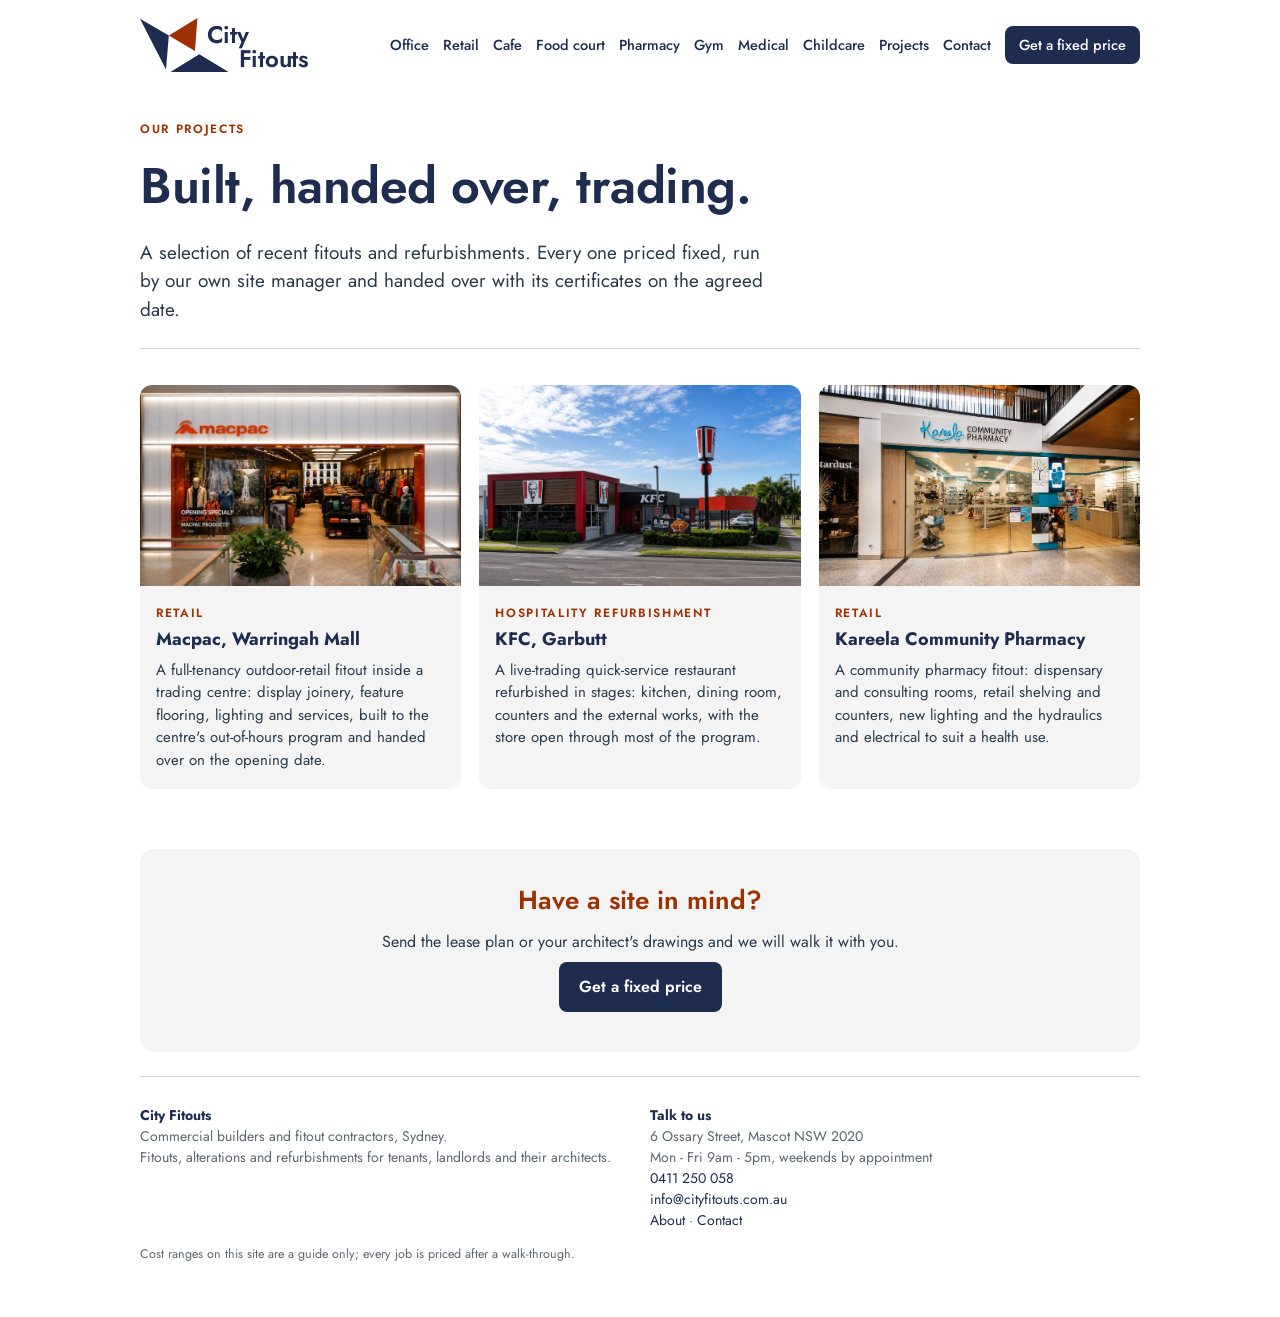
<file: our-projects.html>
<!doctype html>
<html lang="en-AU">
<head>
<meta charset="utf-8">
<meta name="viewport" content="width=device-width,initial-scale=1">
<title>Our projects - City Fitouts</title>
<meta name="description" content="Recent commercial fitouts and refurbishments by City Fitouts: retail, hospitality and pharmacy projects.">
<link rel="canonical" href="https://cityfitouts.com.au/our-projects">
<meta property="og:title" content="Our projects - City Fitouts">
<meta property="og:description" content="Recent commercial fitouts and refurbishments by City Fitouts: retail, hospitality and pharmacy projects.">
<meta property="og:url" content="https://cityfitouts.com.au/our-projects">
<meta property="og:type" content="website">
<meta property="og:image" content="https://cityfitouts.com.au/images/ricketty-street-mascot.jpg">
<link rel="icon" href="data:image/svg+xml,%3Csvg xmlns='http://www.w3.org/2000/svg' viewBox='0 -312 1596 1596'%3E%3Cpath d='M1596 973L549 973L1068 651Z M0 15L520 315L468 930Z' fill='%231E2C4F'/%3E%3Cpath d='M521 314L1035 0L990 596Z' fill='%239D3200'/%3E%3C/svg%3E">
<link rel="preconnect" href="https://fonts.googleapis.com"><link rel="preconnect" href="https://fonts.gstatic.com" crossorigin>
<link href="https://fonts.googleapis.com/css2?family=Jost:wght@400;500;600;700&display=swap" rel="stylesheet">
<link rel="stylesheet" href="/style.css">
<link rel="stylesheet" href="/city.css">
<script async src="https://www.googletagmanager.com/gtag/js?id=G-9XJ7DRJZG0"></script><script>window.dataLayer=window.dataLayer||[];function gtag(){dataLayer.push(arguments);}gtag("js",new Date());gtag("config","G-9XJ7DRJZG0");gtag("config","G-GN84K201WK");</script>
</head>
<body>
<div class="wrap">
  <header class="top">
    <a class="brand" href="/"><svg viewBox="0 0 1596 973" aria-hidden="true"><path d="M1596 973L549 973L1068 651Z M0 15L520 315L468 930Z" fill="#1E2C4F"/><path d="M521 314L1035 0L990 596Z" fill="#9D3200"/></svg><b><span class="c1">City</span><br>Fitouts</b></a>
    <nav><a href="/office-fitouts-sydney">Office</a><a href="/retail-fitouts-sydney">Retail</a><a href="/cafe-restaurant-fitouts-sydney">Cafe</a><a href="/food-court-fitouts-sydney">Food court</a><a href="/pharmacy-fitouts-sydney">Pharmacy</a><a href="/gym-fitouts-sydney">Gym</a><a href="/medical-fitouts-sydney">Medical</a><a href="/childcare-fitouts-sydney">Childcare</a><a href="/our-projects">Projects</a><a href="/contact">Contact</a><a class="cta" href="/fitout-cost#calc">Get a fixed price</a></nav>
  </header>

  <section class="hero"><div class="kick">Our projects</div><h1>Built, handed over, trading.</h1><p>A selection of recent fitouts and refurbishments. Every one priced fixed, run by our own site manager and handed over with its certificates on the agreed date.</p></section>
  <section class="band"><div class="projects"><figure><img src="/images/macpac-warringah-mall.jpg" alt="Macpac, Warringah Mall" loading="lazy"><figcaption><span class="kick">Retail</span><b>Macpac, Warringah Mall</b><p>A full-tenancy outdoor-retail fitout inside a trading centre: display joinery, feature flooring, lighting and services, built to the centre's out-of-hours program and handed over on the opening date.</p></figcaption></figure><figure><img src="/images/kfc-garbutt.jpg" alt="KFC, Garbutt" loading="lazy"><figcaption><span class="kick">Hospitality refurbishment</span><b>KFC, Garbutt</b><p>A live-trading quick-service restaurant refurbished in stages: kitchen, dining room, counters and the external works, with the store open through most of the program.</p></figcaption></figure><figure><img src="/images/kareela-pharmacy.jpg" alt="Kareela Community Pharmacy" loading="lazy"><figcaption><span class="kick">Retail</span><b>Kareela Community Pharmacy</b><p>A community pharmacy fitout: dispensary and consulting rooms, retail shelving and counters, new lighting and the hydraulics and electrical to suit a health use.</p></figcaption></figure></div></section>
  <section class="cta-band"><h2>Have a site in mind?</h2><p>Send the lease plan or your architect's drawings and we will walk it with you.</p><p><a class="btn" href="/fitout-cost#calc">Get a fixed price</a></p></section>

  <footer>
    <div class="fcols">
      <div><b>City Fitouts</b><br>Commercial builders and fitout contractors, Sydney.<br>Fitouts, alterations and refurbishments for tenants, landlords and their architects.</div>
      <div><b>Talk to us</b><br>6 Ossary Street, Mascot NSW 2020<br>Mon - Fri 9am - 5pm, weekends by appointment<br><a href="tel:0411250058">0411 250 058</a><br><a href="mailto:info@cityfitouts.com.au">info@cityfitouts.com.au</a><br><a href="/about">About</a> · <a href="/contact">Contact</a></div>
    </div>
    <p class="fine">Cost ranges on this site are a guide only; every job is priced after a walk-through.</p>
  </footer>
</div>
</body></html>
</file>
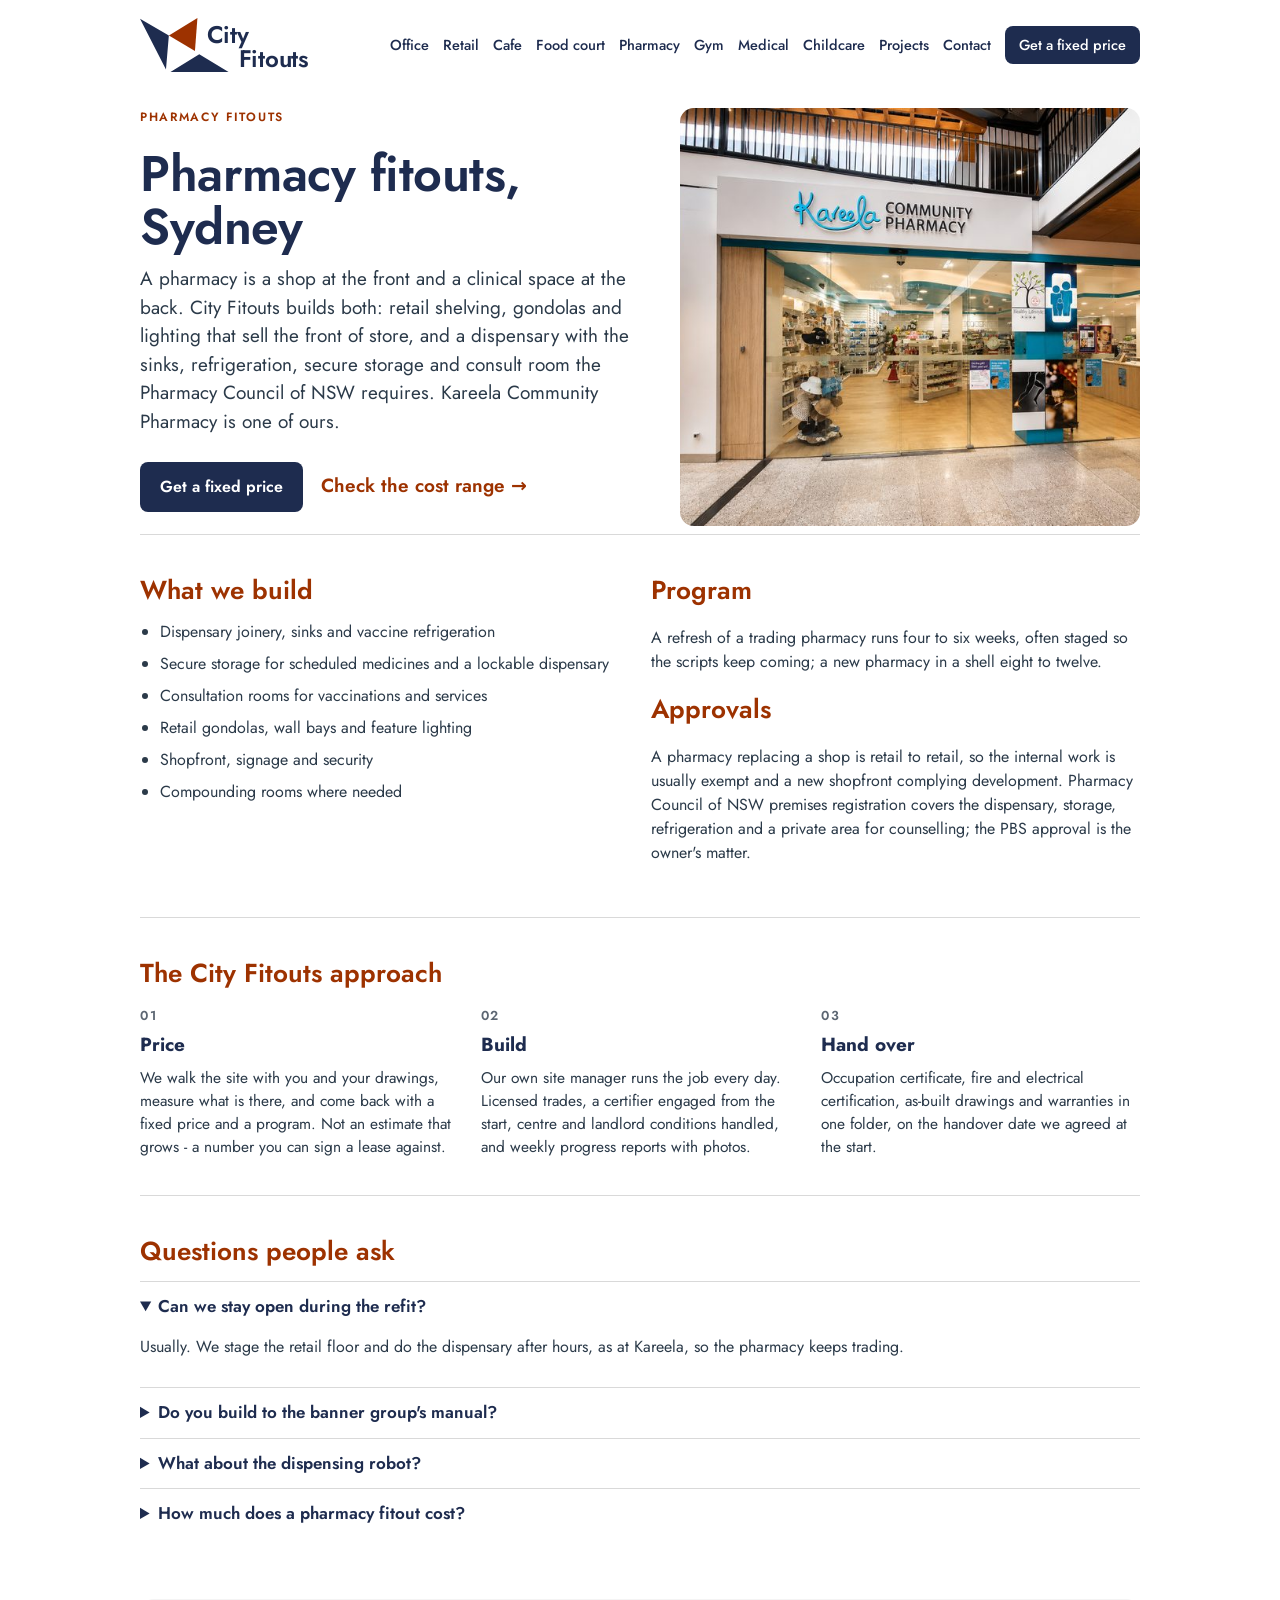
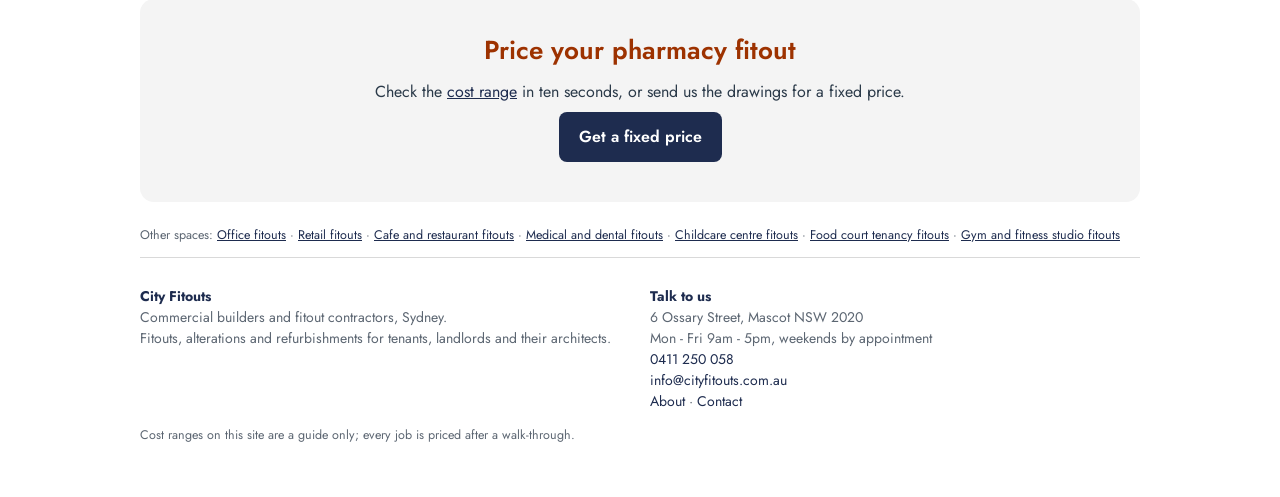
<file: pharmacy-fitouts-sydney.html>
<!doctype html>
<html lang="en-AU">
<head>
<meta charset="utf-8">
<meta name="viewport" content="width=device-width,initial-scale=1">
<title>Pharmacy fitouts Sydney - dispensary and retail pharmacy builder | City Fitouts</title>
<meta name="description" content="Pharmacy fitout builders in Sydney. Dispensary joinery, retail shelving and lighting, consult rooms, secure storage and shopfront, built to the Pharmacy Council of NSW requirements and the banner group's manual.">
<link rel="canonical" href="https://cityfitouts.com.au/pharmacy-fitouts-sydney">
<meta property="og:title" content="Pharmacy fitouts Sydney - dispensary and retail pharmacy builder | City Fitouts">
<meta property="og:description" content="Pharmacy fitout builders in Sydney. Dispensary joinery, retail shelving and lighting, consult rooms, secure storage and shopfront, built to the Pharmacy Council of NSW requirements and the banner group's manual.">
<meta property="og:url" content="https://cityfitouts.com.au/pharmacy-fitouts-sydney">
<meta property="og:type" content="website">
<meta property="og:image" content="https://cityfitouts.com.au/images/ricketty-street-mascot.jpg">
<link rel="icon" href="data:image/svg+xml,%3Csvg xmlns='http://www.w3.org/2000/svg' viewBox='0 -312 1596 1596'%3E%3Cpath d='M1596 973L549 973L1068 651Z M0 15L520 315L468 930Z' fill='%231E2C4F'/%3E%3Cpath d='M521 314L1035 0L990 596Z' fill='%239D3200'/%3E%3C/svg%3E">
<link rel="preconnect" href="https://fonts.googleapis.com"><link rel="preconnect" href="https://fonts.gstatic.com" crossorigin>
<link href="https://fonts.googleapis.com/css2?family=Jost:wght@400;500;600;700&display=swap" rel="stylesheet">
<link rel="stylesheet" href="/style.css">
<link rel="stylesheet" href="/city.css">
<script async src="https://www.googletagmanager.com/gtag/js?id=G-9XJ7DRJZG0"></script><script>window.dataLayer=window.dataLayer||[];function gtag(){dataLayer.push(arguments);}gtag("js",new Date());gtag("config","G-9XJ7DRJZG0");gtag("config","G-GN84K201WK");</script>
</head>
<body>
<div class="wrap">
  <header class="top">
    <a class="brand" href="/"><svg viewBox="0 0 1596 973" aria-hidden="true"><path d="M1596 973L549 973L1068 651Z M0 15L520 315L468 930Z" fill="#1E2C4F"/><path d="M521 314L1035 0L990 596Z" fill="#9D3200"/></svg><b><span class="c1">City</span><br>Fitouts</b></a>
    <nav><a href="/office-fitouts-sydney">Office</a><a href="/retail-fitouts-sydney">Retail</a><a href="/cafe-restaurant-fitouts-sydney">Cafe</a><a href="/food-court-fitouts-sydney">Food court</a><a href="/pharmacy-fitouts-sydney">Pharmacy</a><a href="/gym-fitouts-sydney">Gym</a><a href="/medical-fitouts-sydney">Medical</a><a href="/childcare-fitouts-sydney">Childcare</a><a href="/our-projects">Projects</a><a href="/contact">Contact</a><a class="cta" href="/fitout-cost#calc">Get a fixed price</a></nav>
  </header>

  <section class="hero split">
    <div><div class="kick">Pharmacy fitouts</div><h1>Pharmacy fitouts, Sydney</h1><p>A pharmacy is a shop at the front and a clinical space at the back. City Fitouts builds both: retail shelving, gondolas and lighting that sell the front of store, and a dispensary with the sinks, refrigeration, secure storage and consult room the Pharmacy Council of NSW requires. Kareela Community Pharmacy is one of ours.</p>
    <p><a class="btn" href="/fitout-cost?type=pharmacy#calc">Get a fixed price</a> &nbsp; <a class="textlink" href="/fitout-cost?type=pharmacy#calc">Check the cost range &rarr;</a></p></div>
    <div class="heroimg" role="img" aria-label="Pharmacy fitouts" style="background-image:url(/images/kareela-pharmacy.jpg)"></div>
  </section>
  <section class="band"><div class="cols">
    <div><h2>What we build</h2><ul class="tick"><li>Dispensary joinery, sinks and vaccine refrigeration</li><li>Secure storage for scheduled medicines and a lockable dispensary</li><li>Consultation rooms for vaccinations and services</li><li>Retail gondolas, wall bays and feature lighting</li><li>Shopfront, signage and security</li><li>Compounding rooms where needed</li></ul></div>
    <div><h2>Program</h2><p>A refresh of a trading pharmacy runs four to six weeks, often staged so the scripts keep coming; a new pharmacy in a shell eight to twelve.</p><h2>Approvals</h2><p>A pharmacy replacing a shop is retail to retail, so the internal work is usually exempt and a new shopfront complying development. Pharmacy Council of NSW premises registration covers the dispensary, storage, refrigeration and a private area for counselling; the PBS approval is the owner's matter.</p></div>
  </div></section>
  
  <section class="band">
    <h2>The City Fitouts approach</h2>
    <div class="steps">
      <div><span class="num">01</span><h3>Price</h3><p>We walk the site with you and your drawings, measure what is there, and come back with a fixed price and a program. Not an estimate that grows - a number you can sign a lease against.</p></div>
      <div><span class="num">02</span><h3>Build</h3><p>Our own site manager runs the job every day. Licensed trades, a certifier engaged from the start, centre and landlord conditions handled, and weekly progress reports with photos.</p></div>
      <div><span class="num">03</span><h3>Hand over</h3><p>Occupation certificate, fire and electrical certification, as-built drawings and warranties in one folder, on the handover date we agreed at the start.</p></div>
    </div>
  </section>
  <section class="band faq"><h2>Questions people ask</h2><details open><summary>Can we stay open during the refit?</summary><p>Usually. We stage the retail floor and do the dispensary after hours, as at Kareela, so the pharmacy keeps trading.</p></details><details><summary>Do you build to the banner group's manual?</summary><p>Yes. Priceline, Chemist Warehouse, TerryWhite and the independents' banners each have a fixtures and graphics standard; we build to it.</p></details><details><summary>What about the dispensing robot?</summary><p>Your supplier sets the footprint and the services; we build the floor, power and data to it so it drops in at the end of the job.</p></details><details><summary>How much does a pharmacy fitout cost?</summary><p>Roughly $1,800-4,200 per m2 in 2026, between a shop and a medical fitout. The cost checker gives the range for your floor area.</p></details></section>
  <section class="cta-band"><h2>Price your pharmacy fitout</h2><p>Check the <a href="/fitout-cost?type=pharmacy">cost range</a> in ten seconds, or send us the drawings for a fixed price.</p><p><a class="btn" href="/fitout-cost#calc">Get a fixed price</a></p></section>
  <p class="fine">Other spaces: <a href="/office-fitouts-sydney">Office fitouts</a> · <a href="/retail-fitouts-sydney">Retail fitouts</a> · <a href="/cafe-restaurant-fitouts-sydney">Cafe and restaurant fitouts</a> · <a href="/medical-fitouts-sydney">Medical and dental fitouts</a> · <a href="/childcare-fitouts-sydney">Childcare centre fitouts</a> · <a href="/food-court-fitouts-sydney">Food court tenancy fitouts</a> · <a href="/gym-fitouts-sydney">Gym and fitness studio fitouts</a></p>

  <footer>
    <div class="fcols">
      <div><b>City Fitouts</b><br>Commercial builders and fitout contractors, Sydney.<br>Fitouts, alterations and refurbishments for tenants, landlords and their architects.</div>
      <div><b>Talk to us</b><br>6 Ossary Street, Mascot NSW 2020<br>Mon - Fri 9am - 5pm, weekends by appointment<br><a href="tel:0411250058">0411 250 058</a><br><a href="mailto:info@cityfitouts.com.au">info@cityfitouts.com.au</a><br><a href="/about">About</a> · <a href="/contact">Contact</a></div>
    </div>
    <p class="fine">Cost ranges on this site are a guide only; every job is priced after a walk-through.</p>
  </footer>
</div>
</body></html>

<script type="application/ld+json">{"@context": "https://schema.org", "@type": "FAQPage", "mainEntity": [{"@type": "Question", "name": "Can we stay open during the refit?", "acceptedAnswer": {"@type": "Answer", "text": "Usually. We stage the retail floor and do the dispensary after hours, as at Kareela, so the pharmacy keeps trading."}}, {"@type": "Question", "name": "Do you build to the banner group's manual?", "acceptedAnswer": {"@type": "Answer", "text": "Yes. Priceline, Chemist Warehouse, TerryWhite and the independents' banners each have a fixtures and graphics standard; we build to it."}}, {"@type": "Question", "name": "What about the dispensing robot?", "acceptedAnswer": {"@type": "Answer", "text": "Your supplier sets the footprint and the services; we build the floor, power and data to it so it drops in at the end of the job."}}, {"@type": "Question", "name": "How much does a pharmacy fitout cost?", "acceptedAnswer": {"@type": "Answer", "text": "Roughly $1,800-4,200 per m2 in 2026, between a shop and a medical fitout. The cost checker gives the range for your floor area."}}]}</script>
<script type="application/ld+json">{"@context": "https://schema.org", "@type": "Service", "serviceType": "Pharmacy fitouts", "provider": {"@type": "GeneralContractor", "name": "City Fitouts", "telephone": "+61 0411 250 058", "url": "https://cityfitouts.com.au/"}, "areaServed": "Sydney, NSW", "url": "https://cityfitouts.com.au/pharmacy-fitouts-sydney"}</script>
</file>
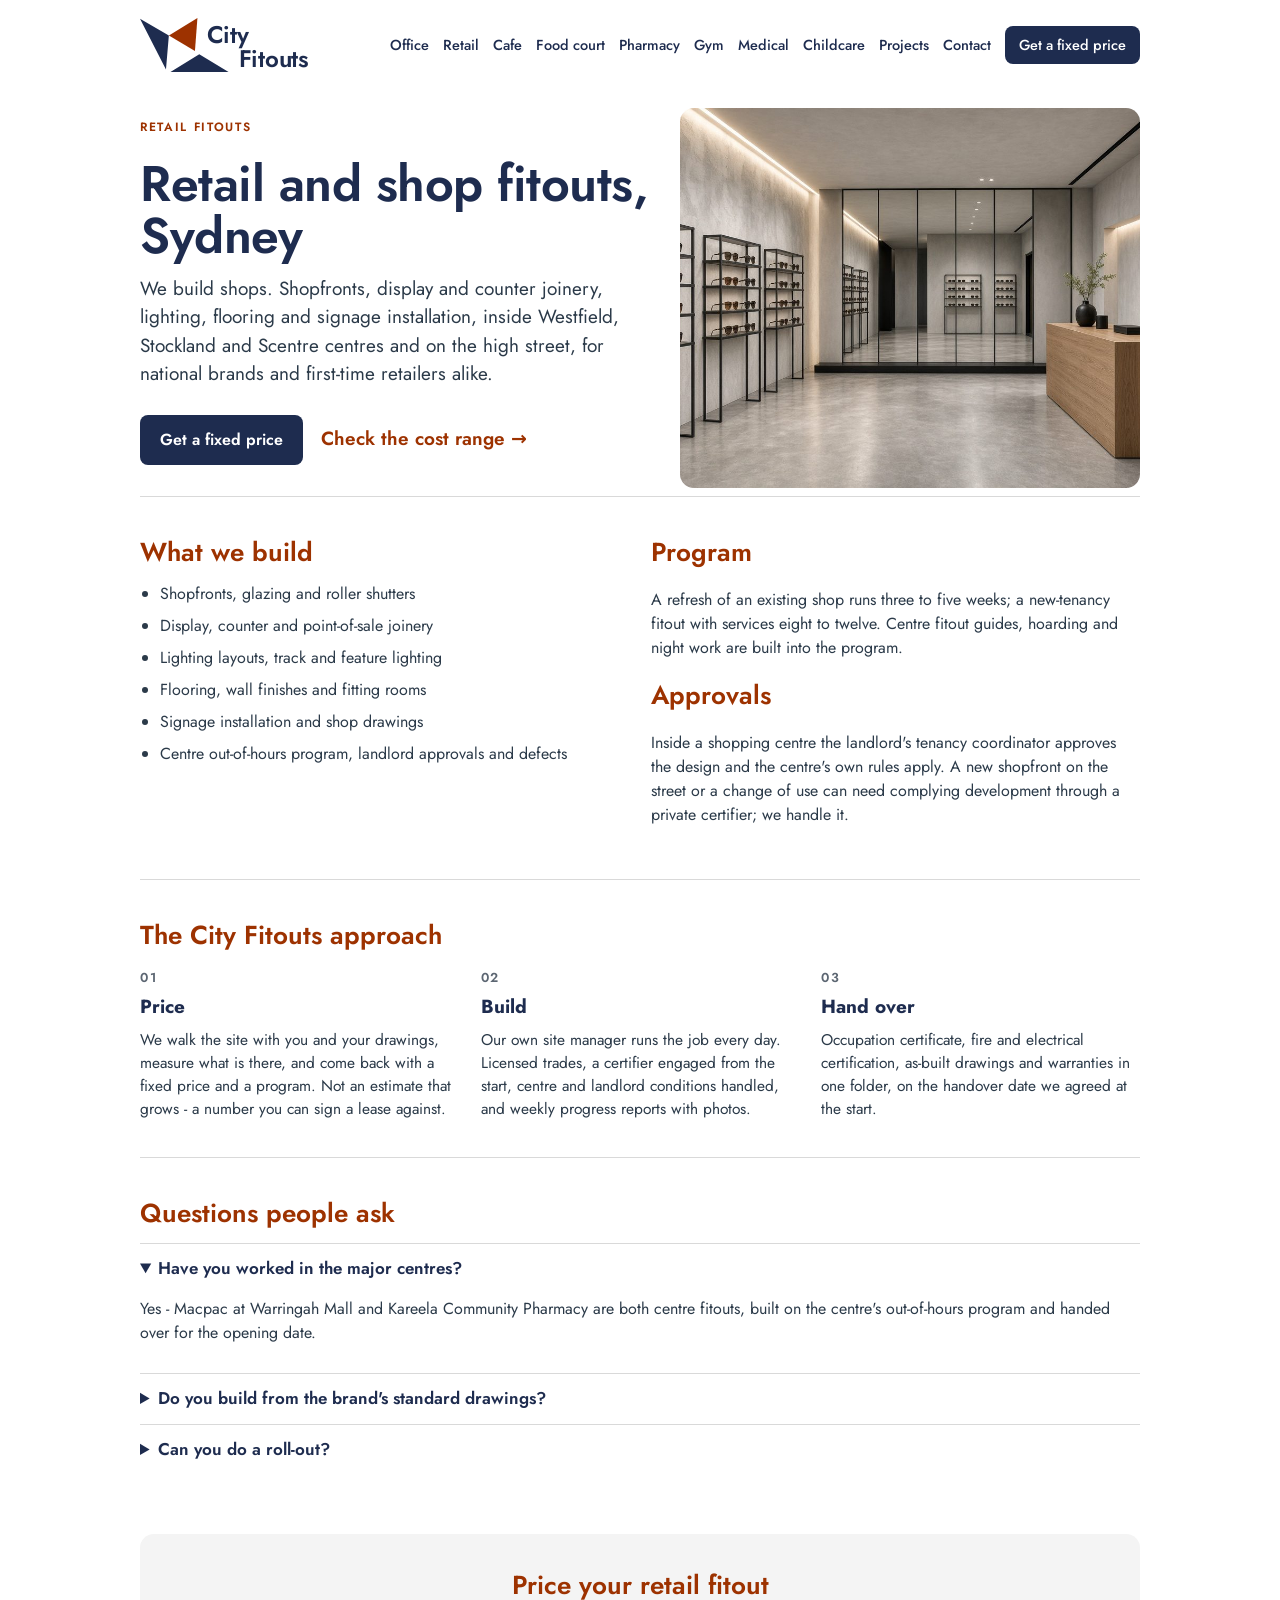
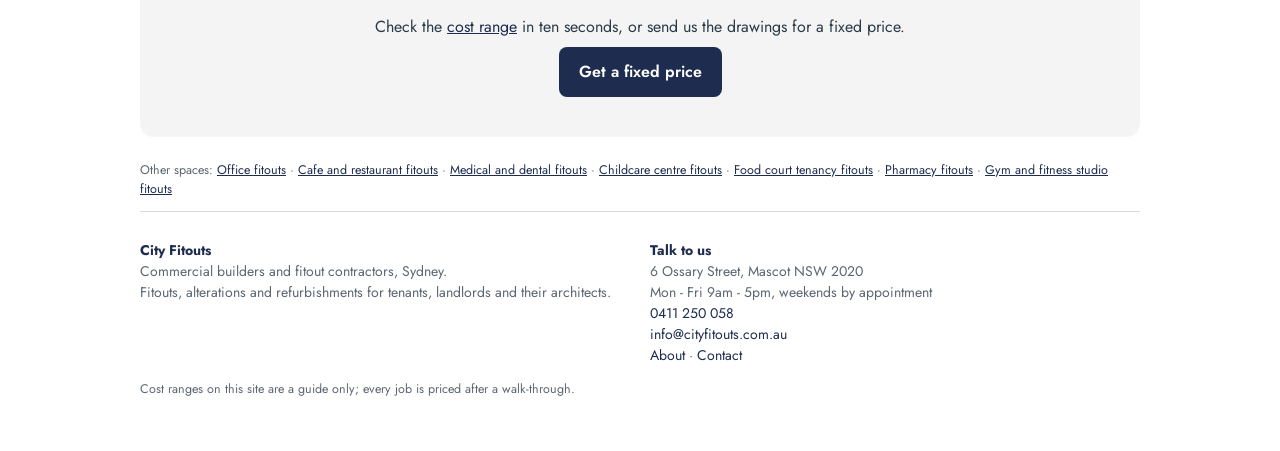
<file: retail-fitouts-sydney.html>
<!doctype html>
<html lang="en-AU">
<head>
<meta charset="utf-8">
<meta name="viewport" content="width=device-width,initial-scale=1">
<title>Retail fitouts Sydney - shopfitting builder for shopping centres and high street | City Fitouts</title>
<meta name="description" content="Retail and shop fitout builders in Sydney. Shopfronts, display joinery, lighting and signage, built inside shopping centres and on the high street to the centre's program.">
<link rel="canonical" href="https://cityfitouts.com.au/retail-fitouts-sydney">
<meta property="og:title" content="Retail fitouts Sydney - shopfitting builder for shopping centres and high street | City Fitouts">
<meta property="og:description" content="Retail and shop fitout builders in Sydney. Shopfronts, display joinery, lighting and signage, built inside shopping centres and on the high street to the centre's program.">
<meta property="og:url" content="https://cityfitouts.com.au/retail-fitouts-sydney">
<meta property="og:type" content="website">
<meta property="og:image" content="https://cityfitouts.com.au/images/ricketty-street-mascot.jpg">
<link rel="icon" href="data:image/svg+xml,%3Csvg xmlns='http://www.w3.org/2000/svg' viewBox='0 -312 1596 1596'%3E%3Cpath d='M1596 973L549 973L1068 651Z M0 15L520 315L468 930Z' fill='%231E2C4F'/%3E%3Cpath d='M521 314L1035 0L990 596Z' fill='%239D3200'/%3E%3C/svg%3E">
<link rel="preconnect" href="https://fonts.googleapis.com"><link rel="preconnect" href="https://fonts.gstatic.com" crossorigin>
<link href="https://fonts.googleapis.com/css2?family=Jost:wght@400;500;600;700&display=swap" rel="stylesheet">
<link rel="stylesheet" href="/style.css">
<link rel="stylesheet" href="/city.css">
<script async src="https://www.googletagmanager.com/gtag/js?id=G-9XJ7DRJZG0"></script><script>window.dataLayer=window.dataLayer||[];function gtag(){dataLayer.push(arguments);}gtag("js",new Date());gtag("config","G-9XJ7DRJZG0");gtag("config","G-GN84K201WK");</script>
</head>
<body>
<div class="wrap">
  <header class="top">
    <a class="brand" href="/"><svg viewBox="0 0 1596 973" aria-hidden="true"><path d="M1596 973L549 973L1068 651Z M0 15L520 315L468 930Z" fill="#1E2C4F"/><path d="M521 314L1035 0L990 596Z" fill="#9D3200"/></svg><b><span class="c1">City</span><br>Fitouts</b></a>
    <nav><a href="/office-fitouts-sydney">Office</a><a href="/retail-fitouts-sydney">Retail</a><a href="/cafe-restaurant-fitouts-sydney">Cafe</a><a href="/food-court-fitouts-sydney">Food court</a><a href="/pharmacy-fitouts-sydney">Pharmacy</a><a href="/gym-fitouts-sydney">Gym</a><a href="/medical-fitouts-sydney">Medical</a><a href="/childcare-fitouts-sydney">Childcare</a><a href="/our-projects">Projects</a><a href="/contact">Contact</a><a class="cta" href="/fitout-cost#calc">Get a fixed price</a></nav>
  </header>

  <section class="hero split">
    <div><div class="kick">Retail fitouts</div><h1>Retail and shop fitouts, Sydney</h1><p>We build shops. Shopfronts, display and counter joinery, lighting, flooring and signage installation, inside Westfield, Stockland and Scentre centres and on the high street, for national brands and first-time retailers alike.</p>
    <p><a class="btn" href="/fitout-cost?type=retail#calc">Get a fixed price</a> &nbsp; <a class="textlink" href="/fitout-cost?type=retail#calc">Check the cost range &rarr;</a></p></div>
    <div class="heroimg" role="img" aria-label="Retail fitouts" style="background-image:url(/images/eyewear.jpg)"></div>
  </section>
  <section class="band"><div class="cols">
    <div><h2>What we build</h2><ul class="tick"><li>Shopfronts, glazing and roller shutters</li><li>Display, counter and point-of-sale joinery</li><li>Lighting layouts, track and feature lighting</li><li>Flooring, wall finishes and fitting rooms</li><li>Signage installation and shop drawings</li><li>Centre out-of-hours program, landlord approvals and defects</li></ul></div>
    <div><h2>Program</h2><p>A refresh of an existing shop runs three to five weeks; a new-tenancy fitout with services eight to twelve. Centre fitout guides, hoarding and night work are built into the program.</p><h2>Approvals</h2><p>Inside a shopping centre the landlord's tenancy coordinator approves the design and the centre's own rules apply. A new shopfront on the street or a change of use can need complying development through a private certifier; we handle it.</p></div>
  </div></section>
  
  <section class="band">
    <h2>The City Fitouts approach</h2>
    <div class="steps">
      <div><span class="num">01</span><h3>Price</h3><p>We walk the site with you and your drawings, measure what is there, and come back with a fixed price and a program. Not an estimate that grows - a number you can sign a lease against.</p></div>
      <div><span class="num">02</span><h3>Build</h3><p>Our own site manager runs the job every day. Licensed trades, a certifier engaged from the start, centre and landlord conditions handled, and weekly progress reports with photos.</p></div>
      <div><span class="num">03</span><h3>Hand over</h3><p>Occupation certificate, fire and electrical certification, as-built drawings and warranties in one folder, on the handover date we agreed at the start.</p></div>
    </div>
  </section>
  <section class="band faq"><h2>Questions people ask</h2><details open><summary>Have you worked in the major centres?</summary><p>Yes - Macpac at Warringah Mall and Kareela Community Pharmacy are both centre fitouts, built on the centre's out-of-hours program and handed over for the opening date.</p></details><details><summary>Do you build from the brand's standard drawings?</summary><p>Yes. National brands send a standard fitout package; we price it against the actual tenancy and build it to the brand's specification.</p></details><details><summary>Can you do a roll-out?</summary><p>Yes. Several tenancies on one program with the same team and the same pricing basis.</p></details></section>
  <section class="cta-band"><h2>Price your retail fitout</h2><p>Check the <a href="/fitout-cost?type=retail">cost range</a> in ten seconds, or send us the drawings for a fixed price.</p><p><a class="btn" href="/fitout-cost#calc">Get a fixed price</a></p></section>
  <p class="fine">Other spaces: <a href="/office-fitouts-sydney">Office fitouts</a> · <a href="/cafe-restaurant-fitouts-sydney">Cafe and restaurant fitouts</a> · <a href="/medical-fitouts-sydney">Medical and dental fitouts</a> · <a href="/childcare-fitouts-sydney">Childcare centre fitouts</a> · <a href="/food-court-fitouts-sydney">Food court tenancy fitouts</a> · <a href="/pharmacy-fitouts-sydney">Pharmacy fitouts</a> · <a href="/gym-fitouts-sydney">Gym and fitness studio fitouts</a></p>

  <footer>
    <div class="fcols">
      <div><b>City Fitouts</b><br>Commercial builders and fitout contractors, Sydney.<br>Fitouts, alterations and refurbishments for tenants, landlords and their architects.</div>
      <div><b>Talk to us</b><br>6 Ossary Street, Mascot NSW 2020<br>Mon - Fri 9am - 5pm, weekends by appointment<br><a href="tel:0411250058">0411 250 058</a><br><a href="mailto:info@cityfitouts.com.au">info@cityfitouts.com.au</a><br><a href="/about">About</a> · <a href="/contact">Contact</a></div>
    </div>
    <p class="fine">Cost ranges on this site are a guide only; every job is priced after a walk-through.</p>
  </footer>
</div>
</body></html>

<script type="application/ld+json">{"@context": "https://schema.org", "@type": "FAQPage", "mainEntity": [{"@type": "Question", "name": "Have you worked in the major centres?", "acceptedAnswer": {"@type": "Answer", "text": "Yes - Macpac at Warringah Mall and Kareela Community Pharmacy are both centre fitouts, built on the centre's out-of-hours program and handed over for the opening date."}}, {"@type": "Question", "name": "Do you build from the brand's standard drawings?", "acceptedAnswer": {"@type": "Answer", "text": "Yes. National brands send a standard fitout package; we price it against the actual tenancy and build it to the brand's specification."}}, {"@type": "Question", "name": "Can you do a roll-out?", "acceptedAnswer": {"@type": "Answer", "text": "Yes. Several tenancies on one program with the same team and the same pricing basis."}}]}</script>
<script type="application/ld+json">{"@context": "https://schema.org", "@type": "Service", "serviceType": "Retail fitouts", "provider": {"@type": "GeneralContractor", "name": "City Fitouts", "telephone": "+61 0411 250 058", "url": "https://cityfitouts.com.au/"}, "areaServed": "Sydney, NSW", "url": "https://cityfitouts.com.au/retail-fitouts-sydney"}</script>
</file>
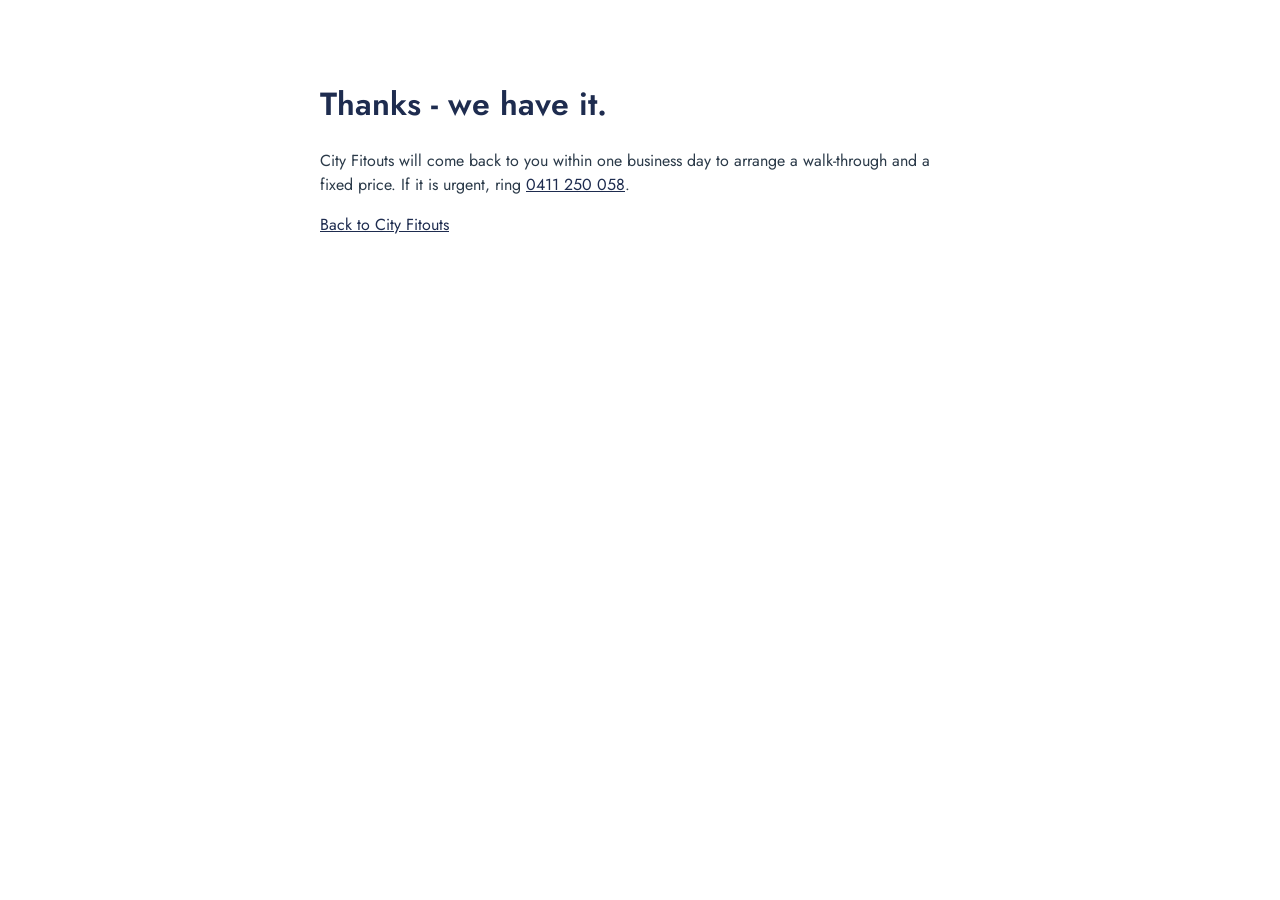
<file: thanks.html>
<!doctype html><html lang="en-AU"><head><meta charset="utf-8"><meta name="viewport" content="width=device-width,initial-scale=1"><title>Thanks - City Fitouts</title><meta name="robots" content="noindex"><link href="https://fonts.googleapis.com/css2?family=Jost:wght@400;500;600&display=swap" rel="stylesheet"><style>body{font-family:Jost,system-ui,sans-serif;color:#2B3A49;max-width:640px;margin:80px auto;padding:0 20px;line-height:1.5}h1{color:#1E2C4F;font-weight:600}a{color:#1E2C4F}</style><script async src="https://www.googletagmanager.com/gtag/js?id=G-9XJ7DRJZG0"></script><script>window.dataLayer=window.dataLayer||[];function gtag(){dataLayer.push(arguments);}gtag("js",new Date());gtag("config","G-9XJ7DRJZG0");gtag("config","G-GN84K201WK");</script>
</head><body><h1>Thanks - we have it.</h1><p>City Fitouts will come back to you within one business day to arrange a walk-through and a fixed price. If it is urgent, ring <a href="tel:0411250058">0411 250 058</a>.</p><p><a href="/">Back to City Fitouts</a></p></body></html>
</file>
<file: style.css>
:root{--navy:#1E2C4F;--amber:#9D3200;--body:#2B3A49;--muted:#5C6672;--lgrey:#D9D9D9;--tint:#F4F4F4;--ok:#2E7D32;--white:#fff}
*{box-sizing:border-box}
html,body{margin:0;font-family:Jost,system-ui,-apple-system,"Segoe UI",Helvetica,Arial,sans-serif;color:var(--body);background:var(--white);line-height:1.5}
a{color:var(--navy)}
.wrap{max-width:1040px;margin:0 auto;padding:0 20px}
header.top{display:flex;align-items:center;justify-content:space-between;padding:18px 0}
.brand{display:flex;align-items:center;gap:10px;text-decoration:none}
.brand svg{width:32px;height:32px}
.brand b{font-size:22px;font-weight:600;color:var(--navy);letter-spacing:-.01em}
.brand b span{color:var(--amber)}
nav a{margin-left:22px;text-decoration:none;font-weight:500;color:var(--navy)}
.hero{padding:26px 0 10px}
.hero h1{font-size:clamp(30px,5vw,50px);line-height:1.05;margin:0 0 12px;color:var(--navy);font-weight:600;letter-spacing:-.01em}
.hero p{font-size:19px;max-width:640px;margin:0 0 6px}
.calc{display:grid;grid-template-columns:1.1fr .9fr;gap:28px;margin:26px 0 40px}
@media(max-width:820px){.calc{grid-template-columns:1fr}}
.q{margin-bottom:22px}
.q label.h{display:block;font-weight:600;color:var(--navy);margin-bottom:8px;font-size:17px}
.opts{display:grid;grid-template-columns:repeat(auto-fit,minmax(150px,1fr));gap:8px}
.opt{border:1.5px solid var(--lgrey);border-radius:8px;padding:12px 14px;cursor:pointer;background:#fff;text-align:left;font:inherit;color:var(--body)}
.opt small{display:block;color:var(--muted);font-size:13px;margin-top:2px}
.opt.on{border-color:var(--navy);background:var(--navy);color:#fff}
.opt.on small{color:#d6dbe6}
input[type=number]{font:inherit;font-size:22px;width:180px;padding:10px 12px;border:1.5px solid var(--lgrey);border-radius:8px;color:var(--navy)}
.chk{display:flex;gap:8px;align-items:flex-start;font-size:15px}
.result{background:var(--tint);border-radius:12px;padding:24px;position:sticky;top:16px;align-self:start}
.result .cap{font-size:12px;letter-spacing:.12em;text-transform:uppercase;color:var(--muted);font-weight:600}
.result .big{font-size:clamp(20px,2.6vw,26px);color:var(--navy);font-weight:600;line-height:1.15;margin:4px 0 2px;white-space:nowrap}
.result .row.sub2{font-size:14px;color:var(--muted);border-top:0;padding:4px 0 2px}
.result .row.tot{border-top:2px solid var(--navy);font-weight:600}
.result .sub{color:var(--muted);margin-bottom:14px}
.result .row{display:flex;justify-content:space-between;gap:12px;padding:10px 0;border-top:1px solid var(--lgrey)}
.result .row b{color:var(--navy);font-weight:600;white-space:nowrap}
.appr{margin-top:14px;border-radius:8px;padding:12px 14px;background:#fff;border-left:5px solid var(--amber)}
.appr b{display:block;color:var(--navy)}
.appr span{font-size:14px}
.fine{font-size:12.5px;color:var(--muted);margin-top:12px}
.btn{display:inline-block;background:var(--navy);color:#fff;border:0;border-radius:8px;padding:13px 20px;font:inherit;font-weight:600;font-size:16px;cursor:pointer;text-decoration:none}
.btn.amber{background:var(--amber);color:#fff}
section.band{padding:36px 0;border-top:1px solid var(--lgrey)}
section h2{color:var(--navy);font-size:26px;margin:0 0 10px;font-weight:600}
.cols{display:grid;grid-template-columns:repeat(auto-fit,minmax(240px,1fr));gap:22px}
.form{background:var(--tint);border-radius:12px;padding:24px;max-width:640px}
.form label{display:block;font-weight:500;color:var(--navy);margin:12px 0 4px}
.form input[type=file]{padding:6px;font-size:14px}
.form input,.form textarea{width:100%;font:inherit;padding:10px 12px;border:1.5px solid var(--lgrey);border-radius:8px}
.form .two{display:grid;grid-template-columns:1fr 1fr;gap:12px}
@media(max-width:600px){.form .two{grid-template-columns:1fr}}
.faq details{border-top:1px solid var(--lgrey);padding:12px 0}
.faq summary{font-weight:600;color:var(--navy);cursor:pointer;font-size:17px}
table{width:100%;border-collapse:collapse;font-size:15px;margin-top:8px}
th{text-align:left;background:var(--lgrey);color:#000;padding:8px 10px;font-weight:600}
td{padding:8px 10px;border-bottom:1px solid var(--lgrey)}
td.n{text-align:right;white-space:nowrap}
footer{padding:28px 0 40px;border-top:1px solid var(--lgrey);font-size:14px;color:var(--muted)}
footer b{color:var(--navy)}
.hide{display:none}
.hero.split{display:grid;grid-template-columns:1.05fr .95fr;gap:32px;align-items:center;padding:18px 0 8px}
.heroimg{min-height:380px;height:100%;border-radius:14px;background:url(/images/cafe.jpg) center 45%/cover no-repeat}
@media(max-width:820px){.hero.split{grid-template-columns:1fr}.heroimg{min-height:240px}}
nav a.cta{background:var(--amber);color:#fff;padding:8px 14px;border-radius:8px}
@media(max-width:900px){nav a{margin-left:12px;font-size:14px}nav a.cta{display:none}}
@media(max-width:640px){header.top{flex-wrap:wrap}nav{width:100%;margin-top:6px;display:flex;flex-wrap:wrap;gap:6px 0}nav a{margin:0 12px 0 0}}
.kick{font-size:12px;letter-spacing:.14em;text-transform:uppercase;color:var(--amber);font-weight:600;margin-bottom:8px}
.hero p b{color:var(--navy)}
.cards{display:grid;gap:12px}
.card{background:var(--tint);border-radius:10px;padding:14px 16px}
.card h3{margin:0 0 4px;color:var(--navy);font-size:17px}
.card p{margin:0;font-size:15px}
ul.tick{margin:0;padding-left:20px}ul.tick li{margin-bottom:8px}
.gallery{display:grid;grid-template-columns:repeat(auto-fit,minmax(220px,1fr));gap:14px}
.gallery figure{margin:0}.gallery img{width:100%;aspect-ratio:16/10;object-fit:cover;border-radius:10px;display:block}
.gallery figcaption{font-size:13px;color:var(--muted);margin-top:6px}
.spaces{display:grid;grid-template-columns:repeat(auto-fit,minmax(200px,1fr));gap:14px}
.spaces a{display:block;text-decoration:none;border-radius:12px;overflow:hidden;background:var(--tint)}
.spaces a img{width:100%;aspect-ratio:16/10;object-fit:cover;display:block}
.spaces a div{padding:10px 12px}
.spaces a b{display:block;color:var(--navy);font-size:17px}
.spaces a span{font-size:13px;color:var(--muted)}
.cta-band{background:var(--tint);border-radius:14px;padding:32px;margin:24px 0;text-align:center;border:0}
.cta-band p{max-width:620px;margin:8px auto}
.guide{max-width:760px}.guide h2{margin-top:30px}.guide p.lead{font-size:19px}.guide ul{padding-left:20px}.guide li{margin-bottom:8px}
.textlink{color:var(--amber);font-weight:600;font-size:19px;text-decoration:none}.textlink:hover{text-decoration:underline}
.ref{margin:12px 0 0;font-size:14px;color:var(--body);background:#fff;border-left:4px solid var(--amber);padding:8px 12px;border-radius:6px}.ref a{color:var(--amber);font-weight:600;text-decoration:none}
</file>
<file: city.css>
/* City Fitouts additions on top of style.css (shared with Sydney Fitouts). Navy, with the logo's terracotta red used sparingly: small labels, asterisks, accent bars, link hover. Buttons and headings stay navy. */
:root{--amber:#1E2C4F;--red:#9D3200}
.kick{color:var(--red);margin-bottom:22px}
.appr{border-left-color:var(--red)}.ref{border-left-color:var(--red)}
.hero h1 .h1sub sup,.fine .star{color:var(--red)}
.textlink{color:var(--red)}.textlink:hover{color:var(--navy)}footer a:hover{color:var(--red)}
section h2,h2{color:var(--red)}

nav a.cta{background:var(--navy)}
.appr{border-left-color:var(--navy)}
.btn.amber{background:var(--navy)}
header.top .brand b{font-size:24px;line-height:24px;display:block;margin-top:4px}.hero p{margin:0 0 14px}.hero p:last-child{margin-top:26px}header.top .brand svg{width:auto;height:54px;flex:none}header.top .brand{flex:none}header.top .brand b .c1{position:relative;left:-32px;color:inherit}header.top nav{white-space:nowrap}nav a{margin-left:14px;font-size:14.5px}nav a.cta{display:inline-block;white-space:nowrap;font-size:14.5px}header.top .brand{margin-right:30px}@media(max-width:1080px){nav a{margin-left:11px;font-size:14px}header.top .brand{margin-right:18px}}@media(max-width:1000px){nav a{margin-left:10px;font-size:14px}nav a.cta{display:none}}@media(max-width:820px){nav a{margin-left:8px;font-size:13px}}@media(max-width:720px){header.top nav{white-space:normal}nav a{margin:0 12px 0 0;font-size:14px}}
.hero{padding:30px 0 10px}.hero h1{max-width:760px}.hero h1 .h1sub{display:block;font-size:.58em;line-height:1.2;margin-top:10px}.hero h1 .h1sub sup{font-size:.4em;vertical-align:super;margin-left:2px}
.steps{display:grid;grid-template-columns:repeat(3,1fr);gap:22px}.steps.four{grid-template-columns:repeat(4,1fr)}
@media(max-width:820px){.steps,.steps.four{grid-template-columns:1fr}}
.steps .num{font-size:13px;letter-spacing:.14em;color:var(--muted);font-weight:600}
.steps h3{margin:4px 0 6px;color:var(--navy);font-size:19px}.steps p{margin:0;font-size:15.5px}
.projects{display:grid;grid-template-columns:repeat(auto-fit,minmax(280px,1fr));gap:18px}
.projects figure{margin:0;background:var(--tint);border-radius:12px;overflow:hidden}
.projects img{width:100%;aspect-ratio:16/10;object-fit:cover;display:block}
.projects figcaption{padding:14px 16px 18px}.projects figcaption b{display:block;color:var(--navy);font-size:18px;margin:2px 0 6px}
.projects figcaption p{margin:0;font-size:15px}.projects .kick{margin:0}
.fcols{display:grid;grid-template-columns:repeat(auto-fit,minmax(220px,1fr));gap:20px;margin-bottom:14px}
.fcols a{text-decoration:none}
.form select{width:100%;font:inherit;padding:10px 12px;border:1.5px solid var(--lgrey);border-radius:8px;background:#fff}
@media(max-width:820px){.cols[style]{grid-template-columns:1fr!important}}
</file>
